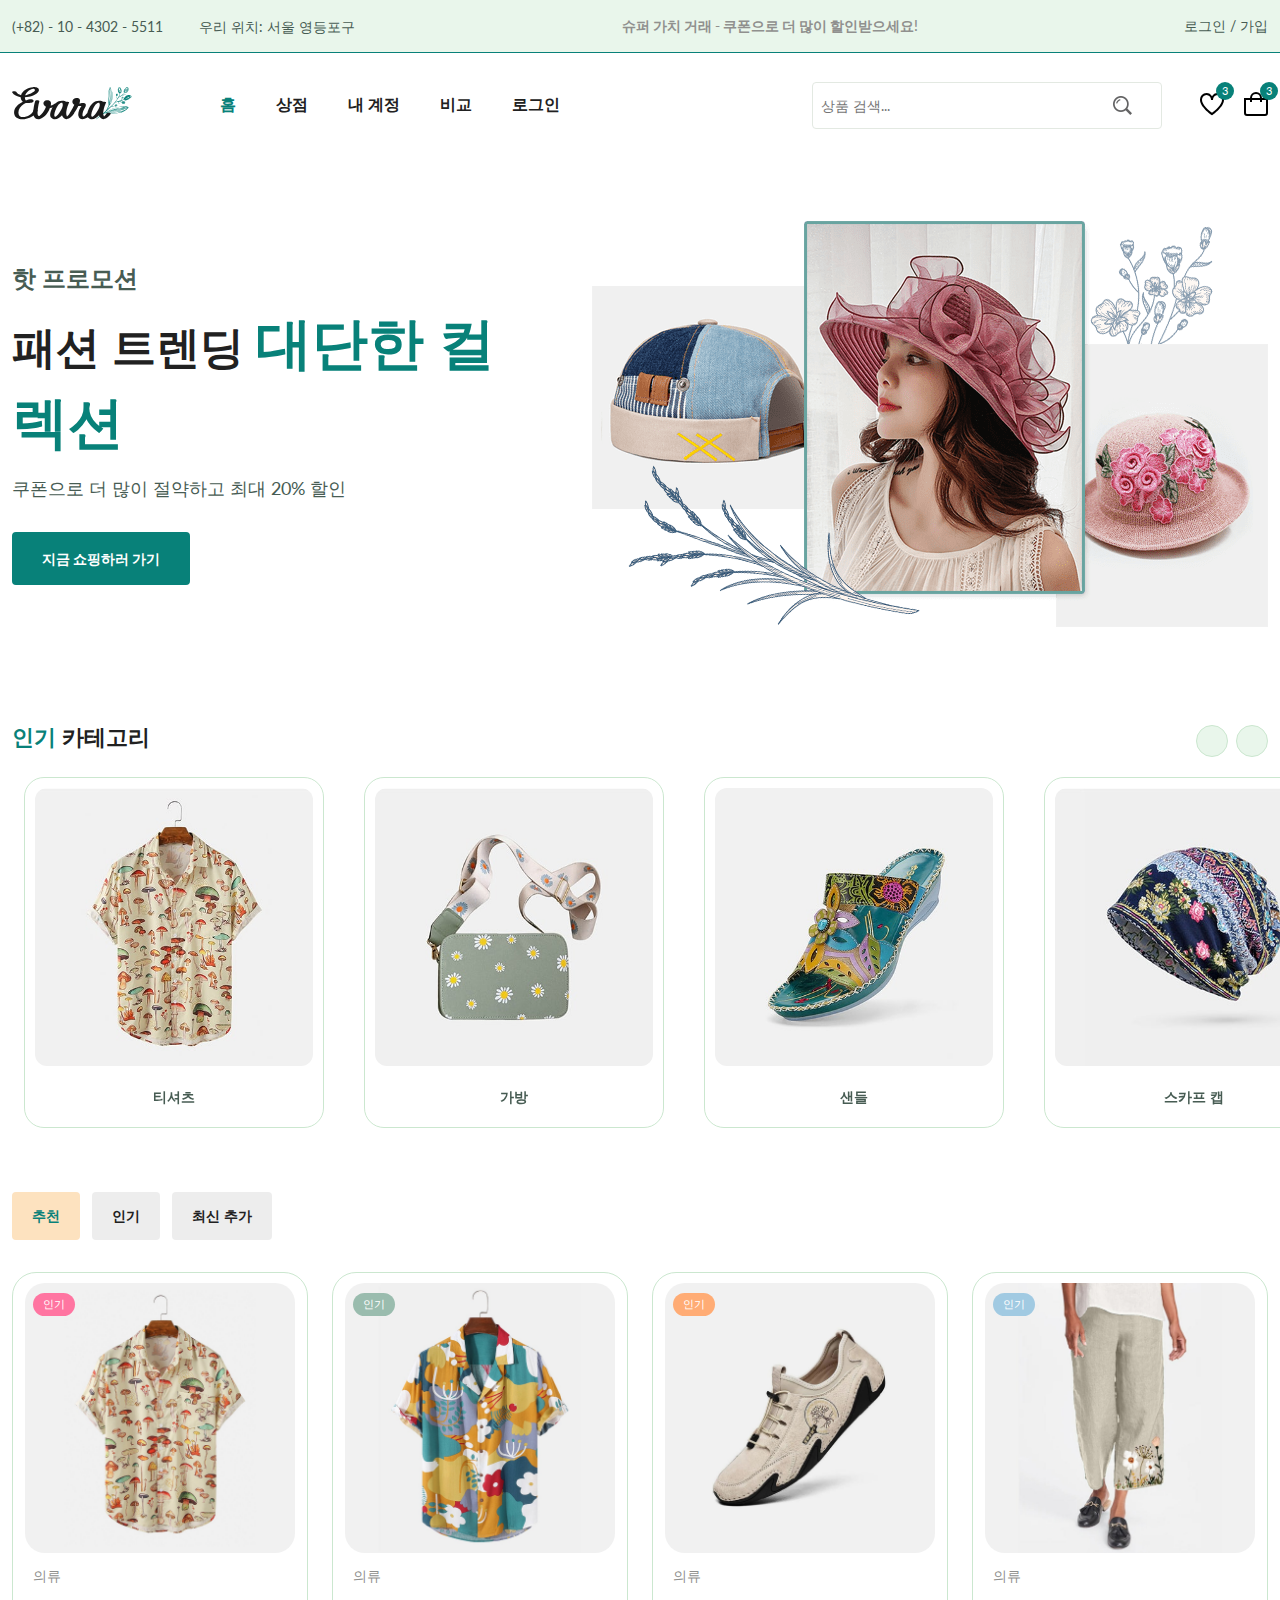
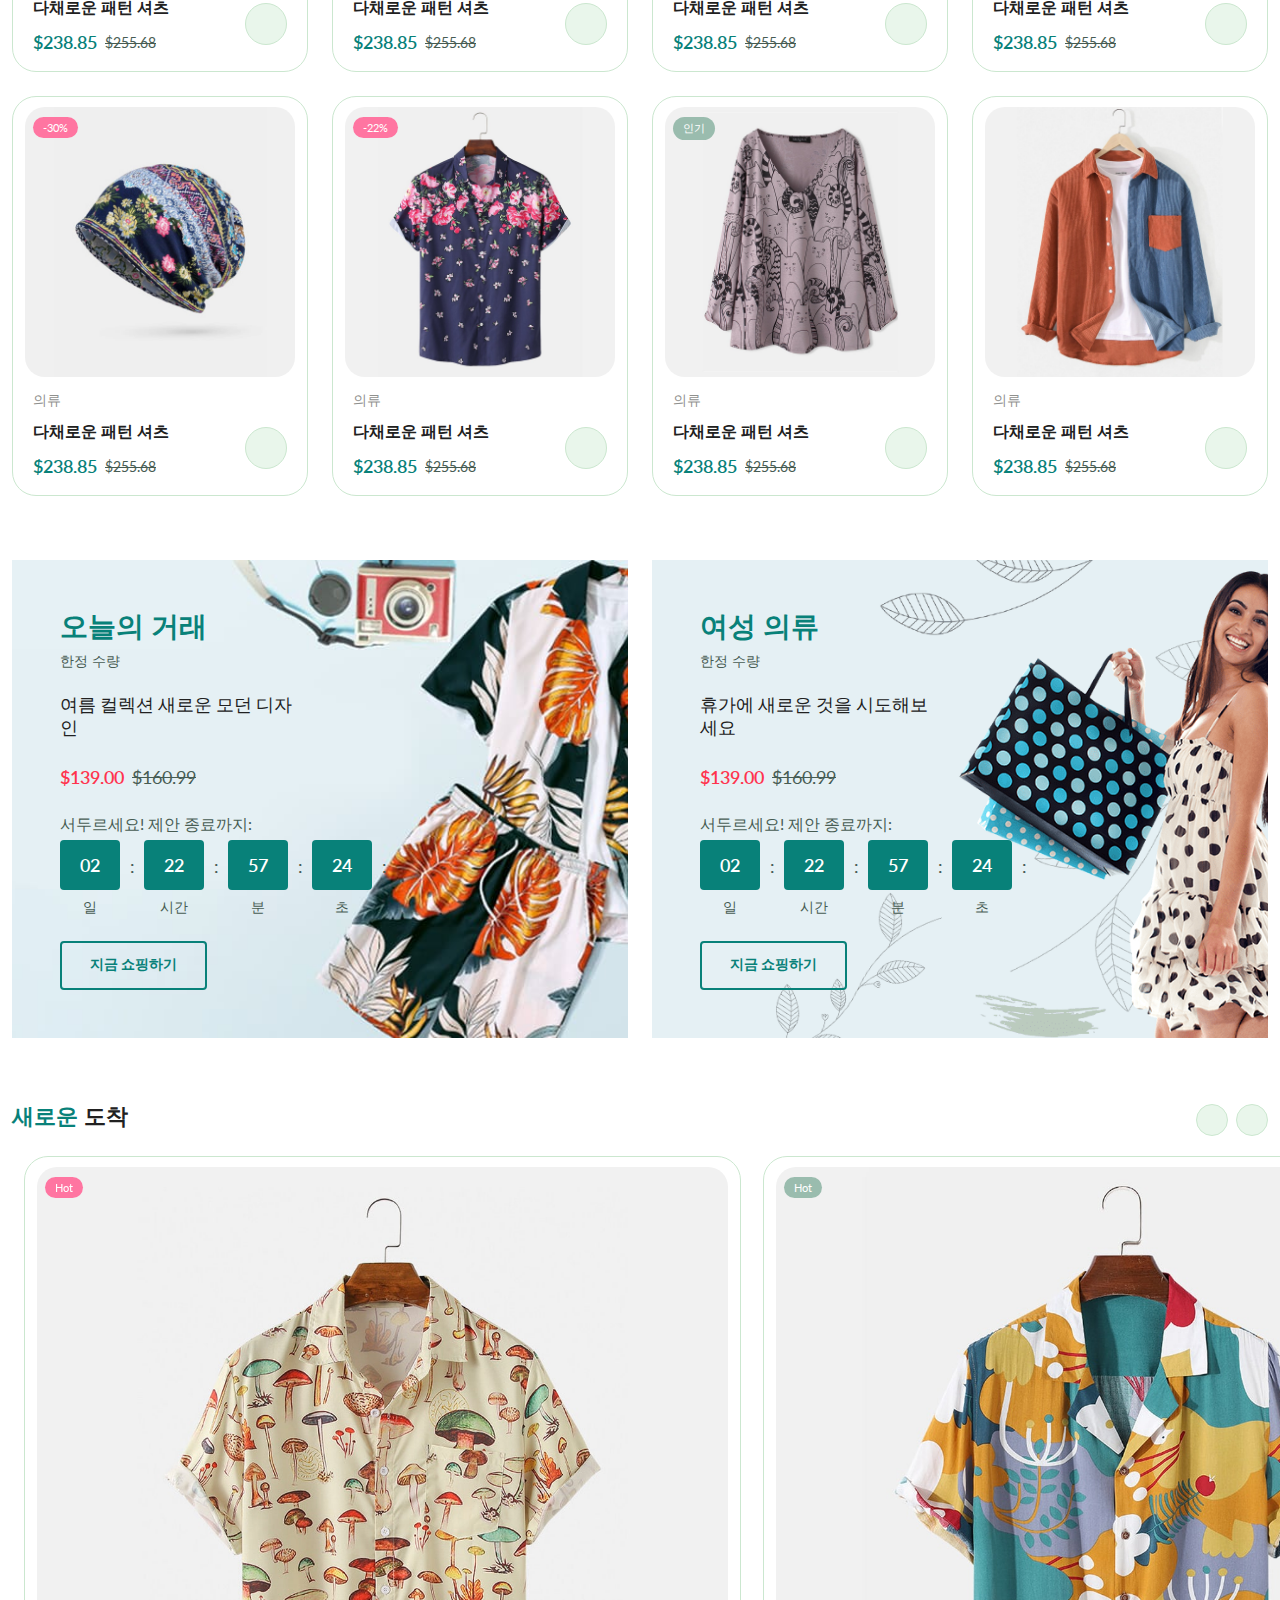
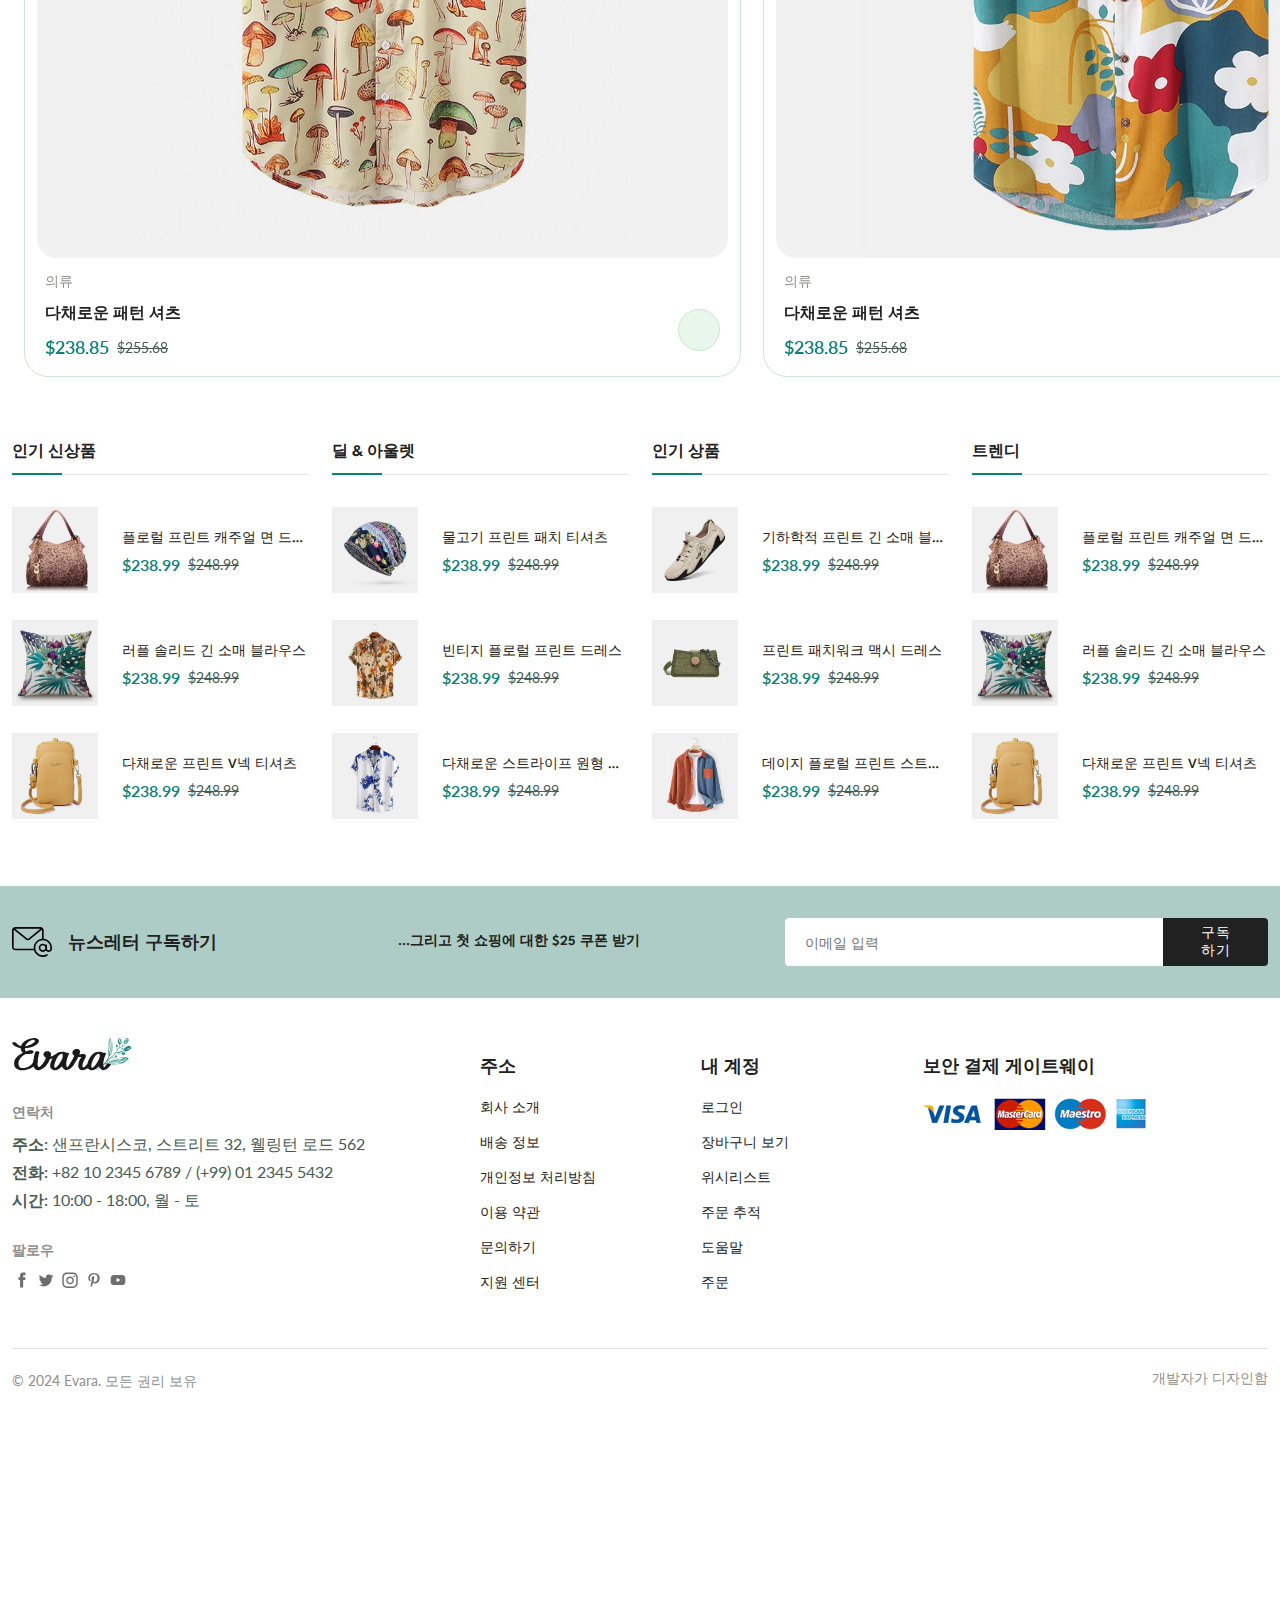
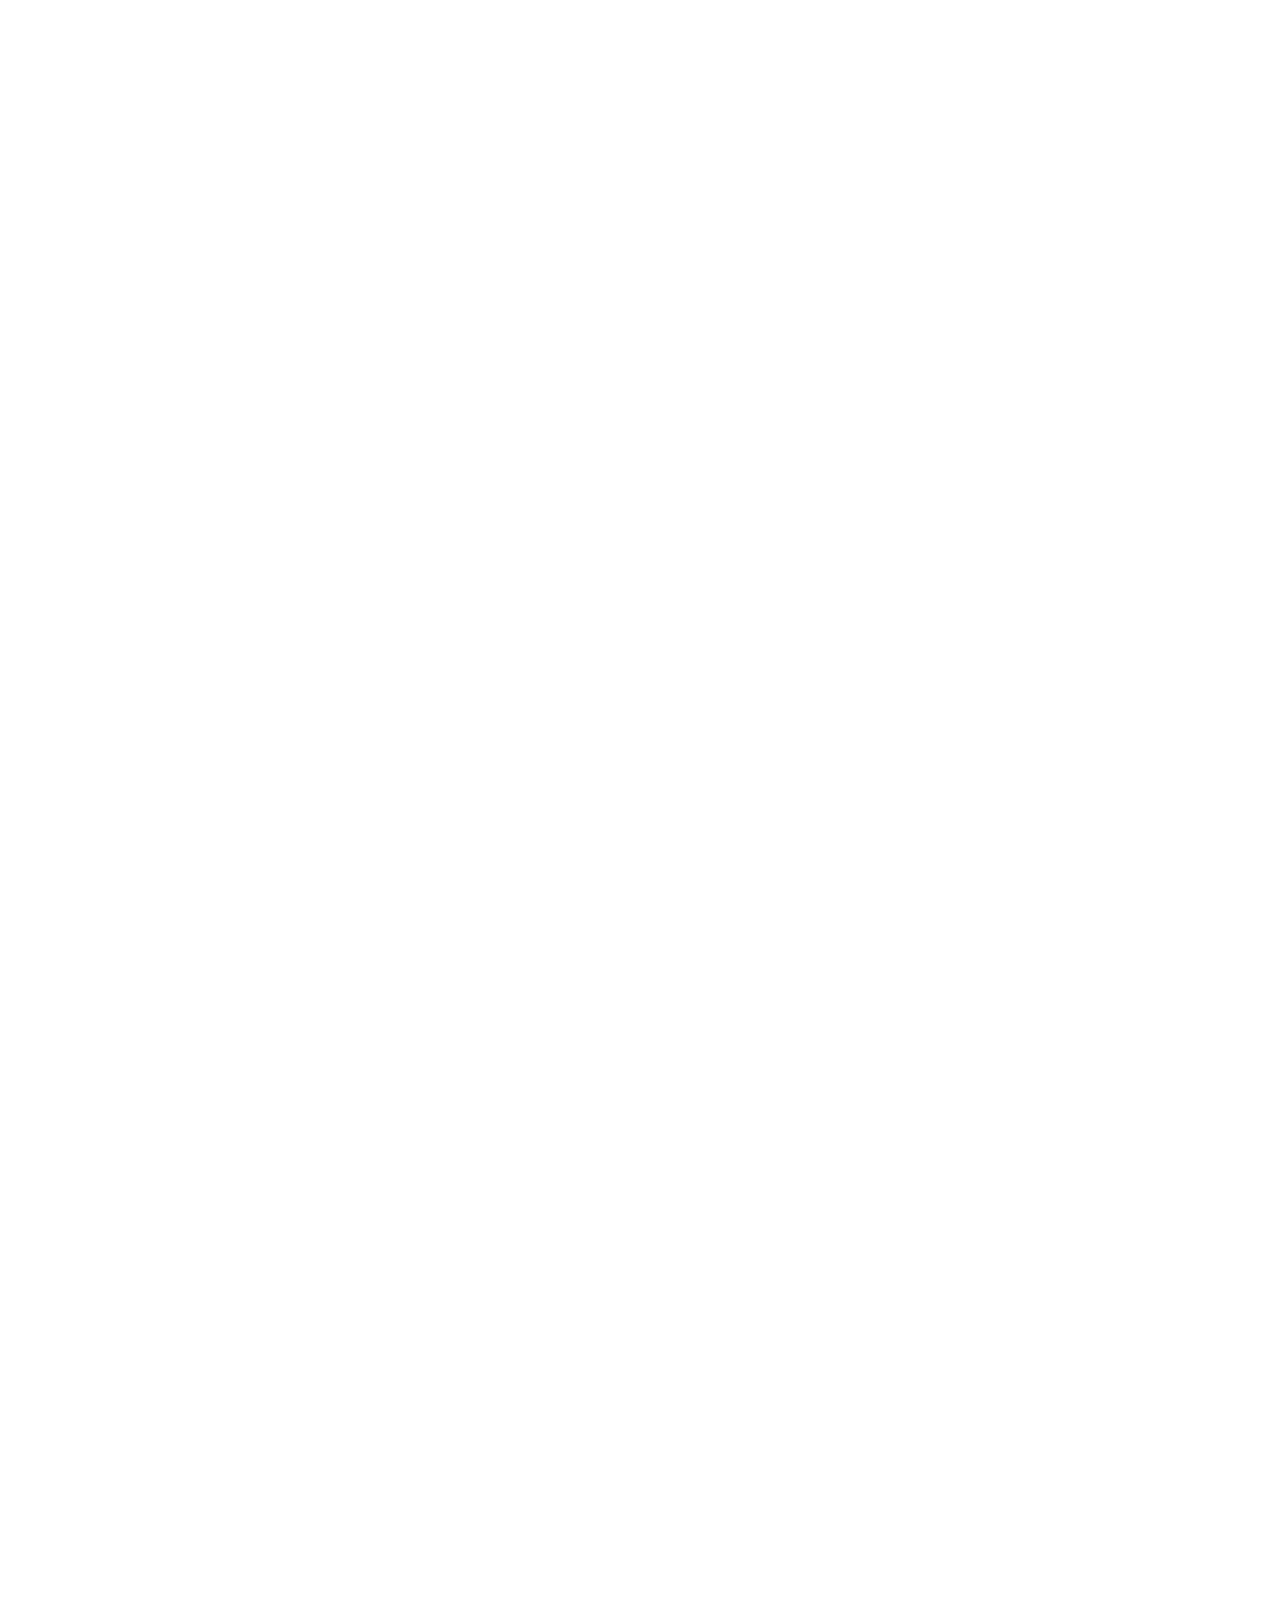
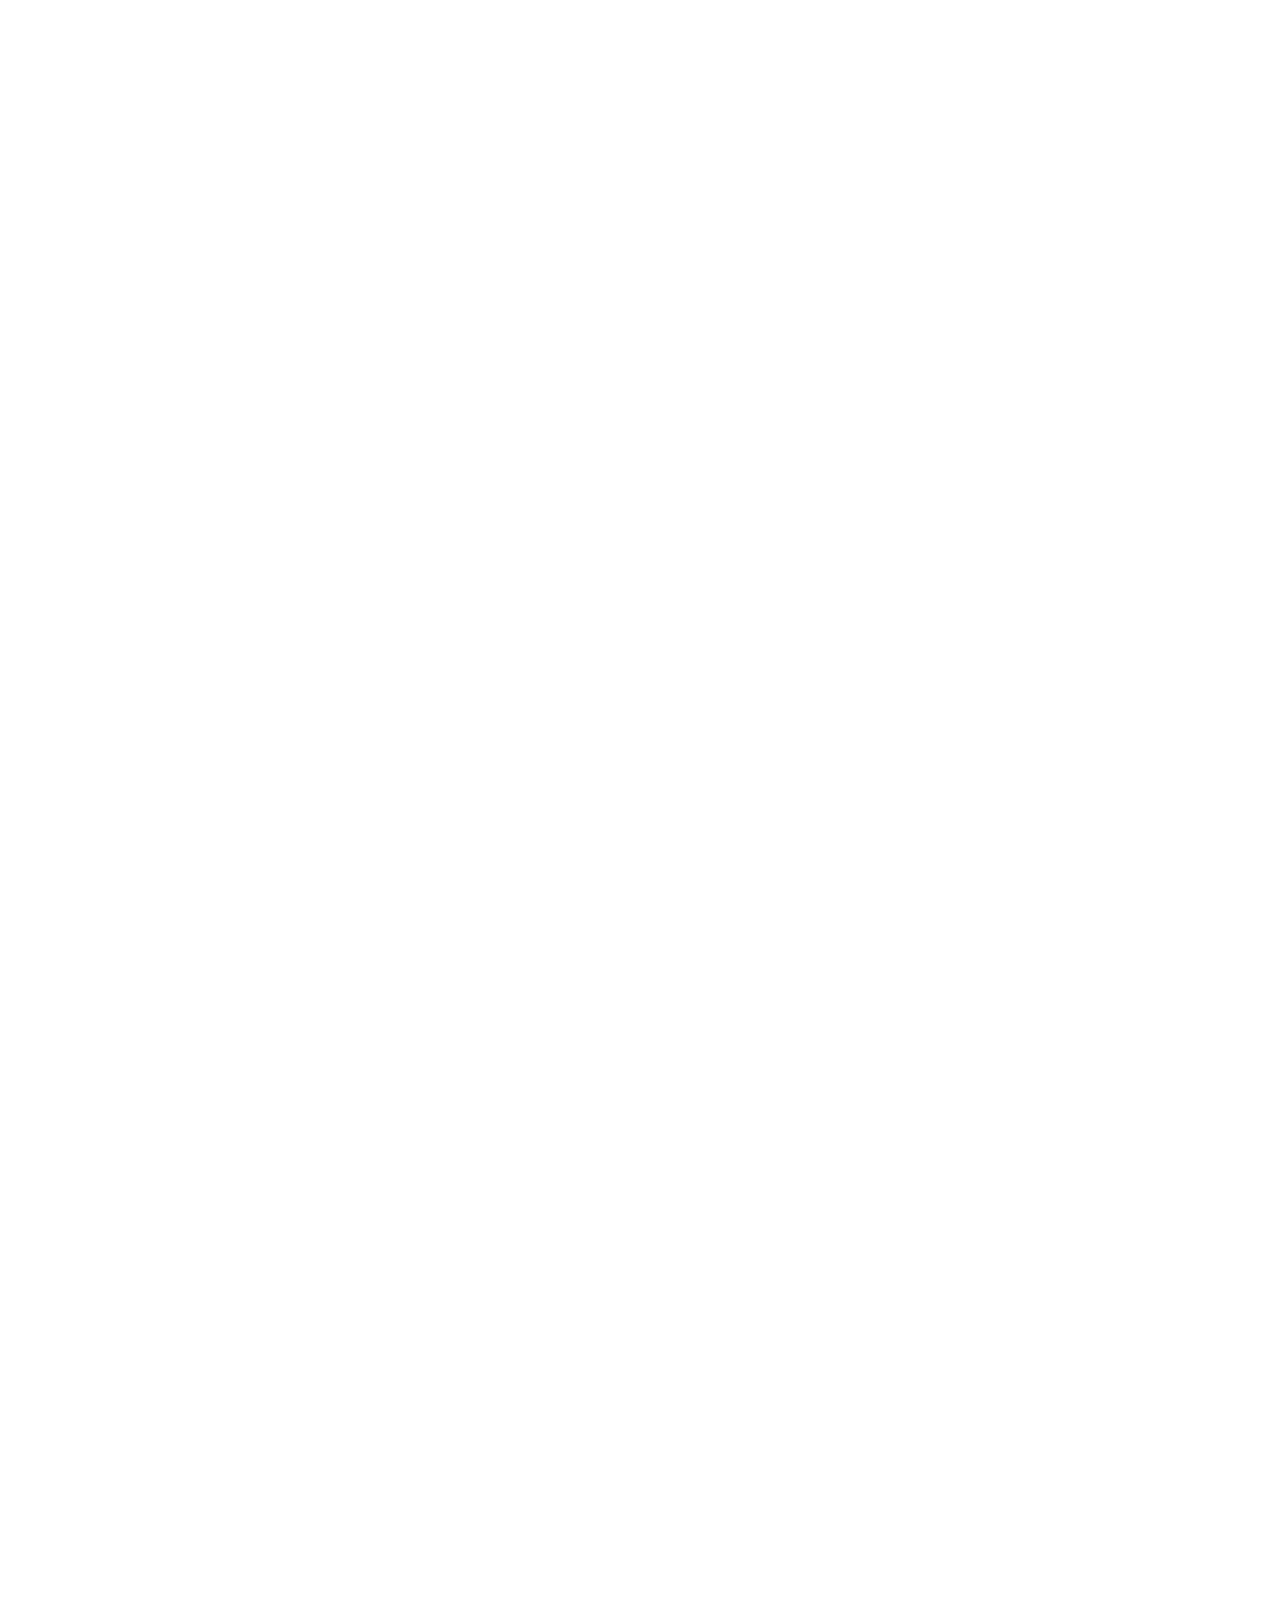
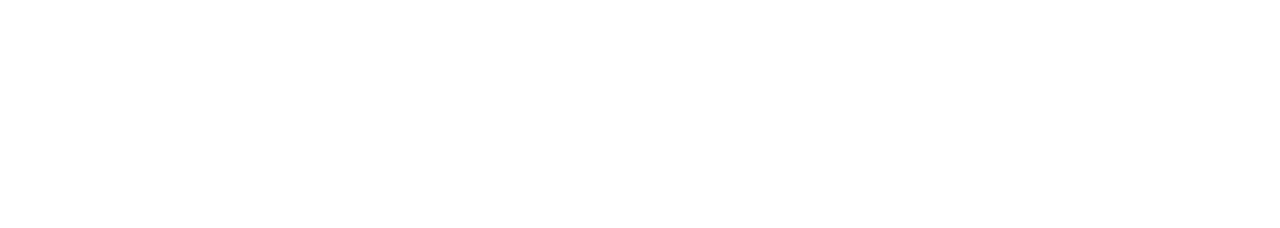
<file: index.html>
<!DOCTYPE html>
<html lang="en">
<head>
    <meta charset="UTF-8">
    <meta name="viewport" content="width=device-width, initial-scale=1.0">
    <title>Document</title>
</head>
<body onload="redirect()">
    <script>
        function redirect(){
            window.location.replace("/index/index.html");
        }
    </script>
</body>
</html>
</file>
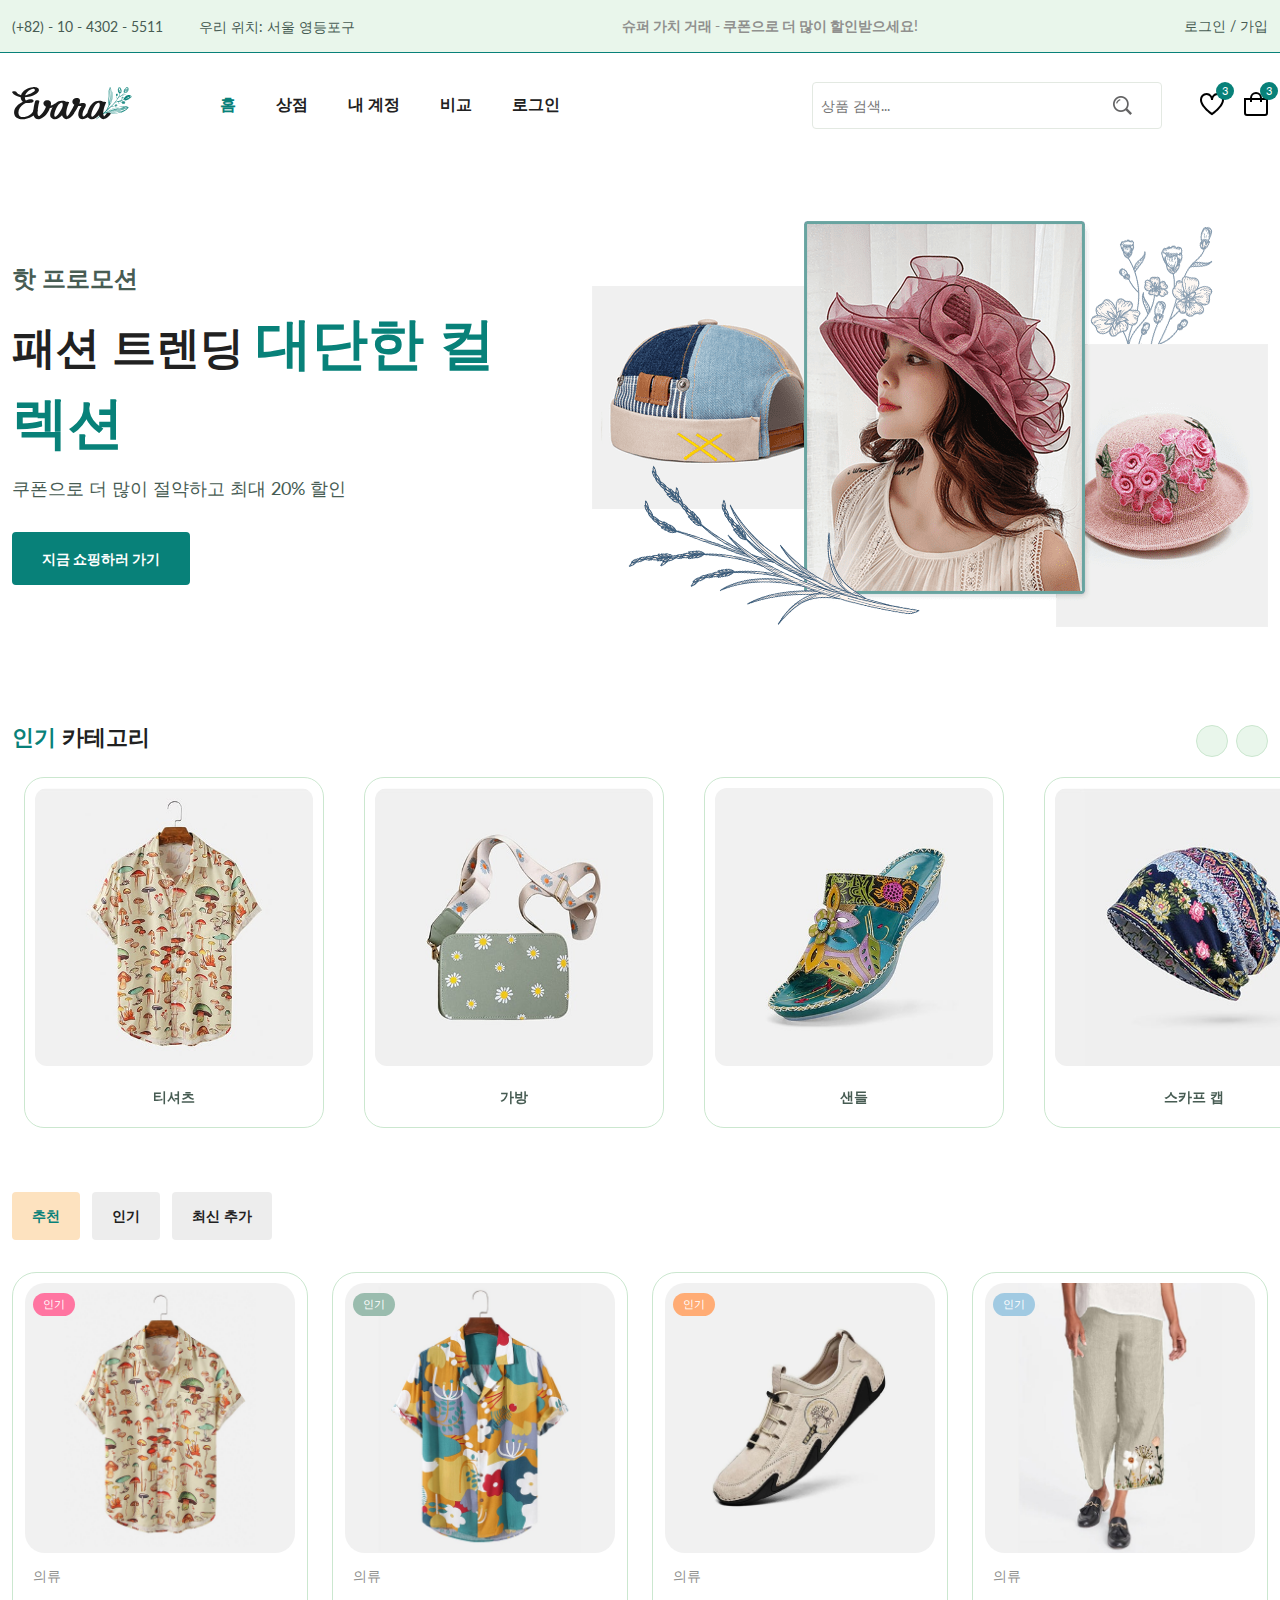
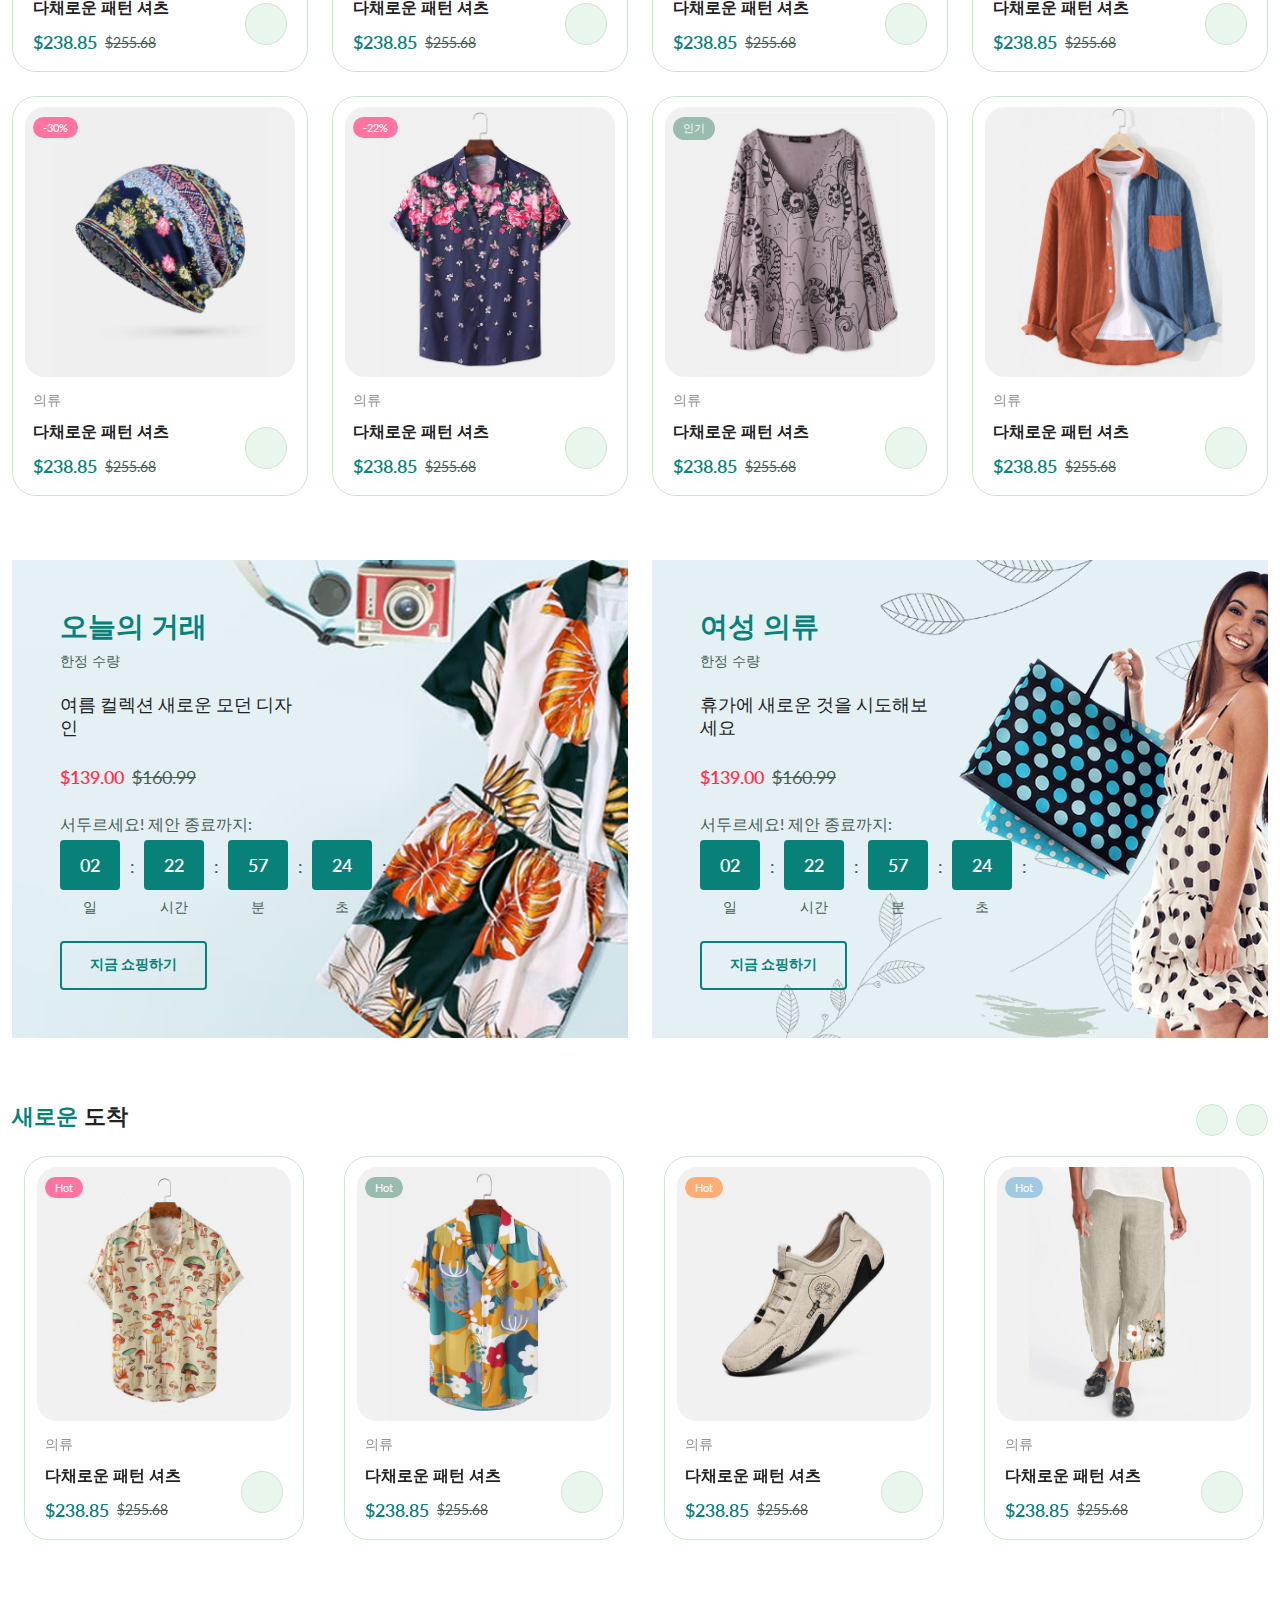
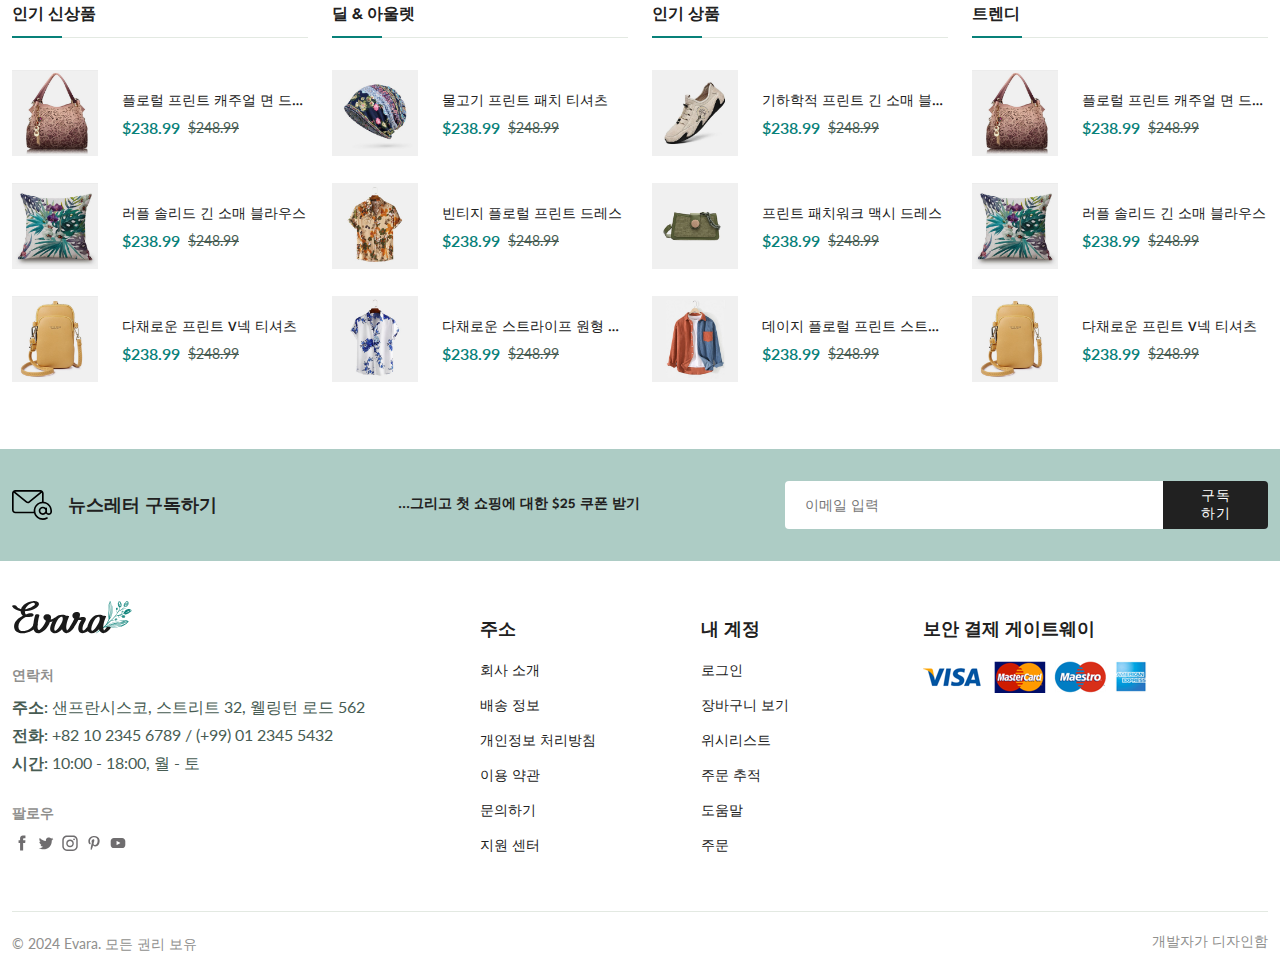
<file: index/index.html>
<!DOCTYPE html>
<html lang="en">
<head>
    <meta charset="UTF-8">
    <meta name="viewport" content="width=device-width, initial-scale=1.0">
    
    <!--  website logo link -->
    <link rel="icon" type="image/jpg" href="../img/logo1.jpg"/>


    <!--  swiper css -->
    <link href="https://cdn.jsdelivr.net/npm/swiper@11/swiper-bundle.min.css" rel="stylesheet">
 

    <!-- css -->
    <link rel="stylesheet" href="../css/styles.css">


    <!-- flaticon link -->
    <link rel="stylesheet" href="https://cdn-uicons.flaticon.com/uicons-regular-straight/css/uicons-regular-straight.css"/>
    
    <title>Ecommer Website</title>
</head>
<body>
    <!--  HEADER SECTION START -->

    <!-- englizcha varianti <header class="header">
        <div class="header__top">
            <div class="header__container container">
                <div class="header__contact">
                    <span>(+82) - 10 - 2345 - 6789</span>

                    <span>Our location</span>
                </div>

                <p class="header__alert-news">Super Value Deals - Save more with coupons</p>

                <a href="login-register.html" class="header__top-action">
                    Log In / Sign up
                </a>
            </div>
        </div>

        <nav class="nav container">
            <a href="index.html" class="nav__logo">
                <img src="../img/logo.svg" alt="" class="nav__logo-img">
            </a>

            <div class="nav__menu" id="nav-menu">
                <ul class="nav__list">
                    <li class="nav__item">
                        <a href="index.html" class="nav__link active-link">Home</a>
                    </li>

                    <li class="nav__item">
                        <a href="shop.html" class="nav__link">Shop</a>
                    </li>

                    <li class="nav__item">
                        <a href="accounts.html" class="nav__link">My Account</a>
                    </li>

                    <li class="nav__item">
                        <a href="compare.html" class="nav__link">Compare</a>
                    </li>

                    <li class="nav__item">
                        <a href="login-register.html" class="nav__link">Login</a>
                    </li>
                </ul>

                <div class="header__search">
                    <input type="text" placeholder="Search for items..." class="form__input">
                    <button class="search__btn"><img src="../img/search.png" alt=""/></button>
                </div>
            </div>

            <div class="header__user-actions">
                <a href="wishlist.html" class="header__action-btn">
                    <img src="../img/icon-heart.svg" alt="">
                    <span class="count">3</span>
                </a>

                <a href="cart.html" class="header__action-btn">
                    <img src="../img/icon-cart.svg" alt="">
                    <span class="count">3</span>
                </a>
            </div>
        </nav>
    </header> -->
  

    <header class="header">
        <div class="header__top">
            <div class="header__container container">
                <div class="header__contact">
                    <span>(+82) - 10 - 4302 - 5511</span>
                    <span>우리 위치: 서울 영등포구</span>
                </div>
                <p class="header__alert-news">슈퍼 가치 거래 - 쿠폰으로 더 많이 할인받으세요!</p>
                <a href="login-register.html" class="header__top-action">
                    로그인 / 가입
                </a>
            </div>
        </div>
        <nav class="nav container">
            <a href="index.html" class="nav__logo">
                <img src="../img/logo.svg" alt="" class="nav__logo-img">
            </a>
            <div class="nav__menu" id="nav-menu">
                <ul class="nav__list">
                    <li class="nav__item">
                        <a href="index.html" class="nav__link active-link">홈</a>
                    </li>
                    <li class="nav__item">
                        <a href="shop.html" class="nav__link">상점</a>
                    </li>
                    <li class="nav__item">
                        <a href="accounts.html" class="nav__link">내 계정</a>
                    </li>
                    <li class="nav__item">
                        <a href="compare.html" class="nav__link">비교</a>
                    </li>
                    <li class="nav__item">
                        <a href="login-register.html" class="nav__link">로그인</a>
                    </li>
                </ul>
                <div class="header__search">
                    <input type="text" placeholder="상품 검색..." class="form__input">
                    <button class="search__btn"><img src="../img/search.png" alt=""/></button>
                </div>
            </div>
            <div class="header__user-actions">
                <a href="wishlist.html" class="header__action-btn">
                    <img src="../img/icon-heart.svg" alt="">
                    <span class="count">3</span>
                </a>
                <a href="cart.html" class="header__action-btn">
                    <img src="../img/icon-cart.svg" alt="">
                    <span class="count">3</span>
                </a>
            </div>
        </nav>
    </header>
    <!--  HEADER SECTION END -->
    
    <!-- HOME SECTION START -->
    <!-- englizcha varianti <section class="home section--lg">
        <div class="home__container container grid">
            <div class="home__content">
                <span class="home__subtitle">Hot promotions</span>
                <h1 class="home__title">Fashion Trending <span>Great Collection</span>
                </h1>
                <p class="home__description">
                    Save more with cuopons & up to 20% off
                </p>
                <a href="shop.html" class="btn">Shop Now</a>
            </div>

            <img src="../img/home-img.png" alt="" class="home__img">
        </div>
    </section>
     -->
  
     <section class="home section--lg">
        <div class="home__container container grid">
            <div class="home__content">
                <span class="home__subtitle">핫 프로모션</span>
                <h1 class="home__title">패션 트렌딩 <span>대단한 컬렉션</span>
                </h1>
                <p class="home__description">
                    쿠폰으로 더 많이 절약하고 최대 20% 할인
                </p>
                <a href="shop.html" class="btn">지금 쇼핑하러 가기</a>
            </div>
    
            <img src="../img/home-img.png" alt="" class="home__img">
        </div>
    </section>
    
     <!-- HOME SECTION END -->

    <!-- MAIN SECTION START -->
    <!-- MAIN SECTION END -->
    
    <!-- CATEGORIES SECTION START -->
    <!--englizcha varianti <section class="categories container section">
        <h3 class="section__title"><span>Popular</span> Categories</h3>
        
        <div class="categories__container container swiper">
            <div class="swiper-wrapper">
                <a href="shop.html" class="category__item swiper-slide">
                    <img src="../img/category-1.jpg" alt="" class="category__img">

                    <h3 class="category__title">T-Shirt</h3>
                </a>

                <a href="shop.html" class="category__item swiper-slide">
                    <img src="../img/category-2.jpg" alt="" class="category__img">

                    <h3 class="category__title">Bags</h3>
                </a>

                <a href="shop.html" class="category__item swiper-slide">
                    <img src="../img/category-3.jpg" alt="" class="category__img">

                    <h3 class="category__title">Sandal</h3>
                </a>

                <a href="shop.html" class="category__item swiper-slide">
                    <img src="../img/category-4.jpg" alt="" class="category__img">

                    <h3 class="category__title">Scarf Cap</h3>
                </a>

                <a href="shop.html" class="category__item swiper-slide">
                    <img src="../img/category-5.jpg" alt="" class="category__img">

                    <h3 class="category__title">Shoes</h3>
                </a>

                <a href="shop.html" class="category__item swiper-slide">
                    <img src="../img/category-6.jpg" alt="" class="category__img">

                    <h3 class="category__title">Pillowcase</h3>
                </a>

                <a href="shop.html" class="category__item swiper-slide">
                    <img src="../img/category-7.jpg" alt="" class="category__img">

                    <h3 class="category__title">Jumpsuit</h3>
                </a>

                <a href="shop.html" class="category__item swiper-slide">
                    <img src="../img/category-8.jpg" alt="" class="category__img">

                    <h3 class="category__title">Hats</h3>
                </a>
            </div>

            <div class="swiper-button-next"><i class="fi fi-rs-angle-right"></i></div>
            <div class="swiper-button-prev"><i class="fi fi-rs-angle-left"></i></div>
        </div>
    </section> -->
    
    <section class="categories container section">
        <h3 class="section__title"><span>인기</span> 카테고리</h3>
        
        <div class="categories__container container swiper">
            <div class="swiper-wrapper">
                <a href="shop.html" class="category__item swiper-slide">
                    <img src="../img/category-1.jpg" alt="" class="category__img">
                    <h3 class="category__title">티셔츠</h3>
                </a>
    
                <a href="shop.html" class="category__item swiper-slide">
                    <img src="../img/category-2.jpg" alt="" class="category__img">
                    <h3 class="category__title">가방</h3>
                </a>
    
                <a href="shop.html" class="category__item swiper-slide">
                    <img src="../img/category-3.jpg" alt="" class="category__img">
                    <h3 class="category__title">샌들</h3>
                </a>
    
                <a href="shop.html" class="category__item swiper-slide">
                    <img src="../img/category-4.jpg" alt="" class="category__img">
                    <h3 class="category__title">스카프 캡</h3>
                </a>
    
                <a href="shop.html" class="category__item swiper-slide">
                    <img src="../img/category-5.jpg" alt="" class="category__img">
                    <h3 class="category__title">신발</h3>
                </a>
    
                <a href="shop.html" class="category__item swiper-slide">
                    <img src="../img/category-6.jpg" alt="" class="category__img">
                    <h3 class="category__title">베개 커버</h3>
                </a>
    
                <a href="shop.html" class="category__item swiper-slide">
                    <img src="../img/category-7.jpg" alt="" class="category__img">
                    <h3 class="category__title">점프수트</h3>
                </a>
    
                <a href="shop.html" class="category__item swiper-slide">
                    <img src="../img/category-8.jpg" alt="" class="category__img">
                    <h3 class="category__title">모자</h3>
                </a>
            </div>
    
            <div class="swiper-button-next"><i class="fi fi-rs-angle-right"></i></div>
            <div class="swiper-button-prev"><i class="fi fi-rs-angle-left"></i></div>
        </div>
    </section>
        
    <!-- CATEGORIES SECTION END -->
    
    <!-- PRODUCTS SECTION START -->
    <!--englizcha varianti <section class="products section container">
        <div class="tab__btns">
            <span class="tab__btn active-tab" data-target="#featured" >Featured</span>
            <span class="tab__btn" data-target="#popular" >Popular</span>
            <span class="tab__btn" data-target="#new-added" >New added</span>
        </div>

        <div class="tab__items">
            <div class="tab__item active-tab" content id="featured">
                <div class="products__container grid">
                    <div class="product__item">
                        <div class="product__banner">
                            <a class="product__images" href="details.html">
                                <img src="../img/product-1-1.jpg" alt="" class="product__img default">
                                
                                <img src="../img/product-1-2.jpg" alt="" class="product__img hover">
                            </a>

                            <div class="product__actions">
                                <a href="#" class="action__btn" aria-label="Quick View"><i class="fi fi-rs-eye"></i></a>
                                
                                <a href="#" class="action__btn" aria-label="Add To Wishlist"><i class="fi fi-rs-heart"></i></a>
                                
                                <a href="#" class="action__btn" aria-label="Compare"><i class="fi fi-rs-shuffle"></i></a>
                            </div>

                            <div class="product__badge light-pink">Hot</div>
                        </div>

                        <div class="product__content">
                            <span class="product__category">Clothing</span>
                            <a href="details.html">
                                <h3 class="product__title">Colorful Pattern Shirts</h3>
                            </a>
                            <div class="product__rating">
                                <i class="fi fi-rs-star"></i>
                                <i class="fi fi-rs-star"></i>
                                <i class="fi fi-rs-star"></i>
                                <i class="fi fi-rs-star"></i>
                                <i class="fi fi-rs-star"></i>
                            </div>
                            <div class="product__price flex">
                                <span class="new__price">$238.85</span>
                                <span class="old__price">$255.68</span>
                            </div>

                            <a href="#" class="action__btn cart__btn" aria-label="Add To Cart"><i class="fi fi-rs-shopping-bag-add"></i></a>
                        </div>
                    </div>

                    <div class="product__item">
                        <div class="product__banner">
                            <a class="product__images" href="details.html">
                                <img src="../img/product-2-1.jpg" alt="" class="product__img default">
                                
                                <img src="../img/product-2-2.jpg" alt="" class="product__img hover">
                            </a>

                            <div class="product__actions">
                                <a href="#" class="action__btn" aria-label="Quick View"><i class="fi fi-rs-eye"></i></a>
                                
                                <a href="#" class="action__btn" aria-label="Add To Wishlist"><i class="fi fi-rs-heart"></i></a>
                                
                                <a href="#" class="action__btn" aria-label="Compare"><i class="fi fi-rs-shuffle"></i></a>
                            </div>

                            <div class="product__badge light-green">Hot</div>
                        </div>

                        <div class="product__content">
                            <span class="product__category">Clothing</span>
                            <a href="details.html">
                                <h3 class="product__title">Colorful Pattern Shirts</h3>
                            </a>
                            <div class="product__rating">
                                <i class="fi fi-rs-star"></i>
                                <i class="fi fi-rs-star"></i>
                                <i class="fi fi-rs-star"></i>
                                <i class="fi fi-rs-star"></i>
                                <i class="fi fi-rs-star"></i>
                            </div>
                            <div class="product__price flex">
                                <span class="new__price">$238.85</span>
                                <span class="old__price">$255.68</span>
                            </div>

                            <a href="#" class="action__btn cart__btn" aria-label="Add To Cart"><i class="fi fi-rs-shopping-bag-add"></i></a>
                        </div>
                    </div>

                    <div class="product__item">
                        <div class="product__banner">
                            <a class="product__images" href="details.html">
                                <img src="../img/product-3-1.jpg" alt="" class="product__img default">
                                
                                <img src="../img/product-3-2.jpg" alt="" class="product__img hover">
                            </a>

                            <div class="product__actions">
                                <a href="#" class="action__btn" aria-label="Quick View"><i class="fi fi-rs-eye"></i></a>
                                
                                <a href="#" class="action__btn" aria-label="Add To Wishlist"><i class="fi fi-rs-heart"></i></a>
                                
                                <a href="#" class="action__btn" aria-label="Compare"><i class="fi fi-rs-shuffle"></i></a>
                            </div>

                            <div class="product__badge light-orange">Hot</div>
                        </div>

                        <div class="product__content">
                            <span class="product__category">Clothing</span>
                            <a href="details.html">
                                <h3 class="product__title">Colorful Pattern Shirts</h3>
                            </a>
                            <div class="product__rating">
                                <i class="fi fi-rs-star"></i>
                                <i class="fi fi-rs-star"></i>
                                <i class="fi fi-rs-star"></i>
                                <i class="fi fi-rs-star"></i>
                                <i class="fi fi-rs-star"></i>
                            </div>
                            <div class="product__price flex">
                                <span class="new__price">$238.85</span>
                                <span class="old__price">$255.68</span>
                            </div>

                            <a href="#" class="action__btn cart__btn" aria-label="Add To Cart"><i class="fi fi-rs-shopping-bag-add"></i></a>
                        </div>
                    </div> 

                    <div class="product__item">
                        <div class="product__banner">
                            <a class="product__images" href="details.html">
                                <img src="../img/product-4-1.jpg" alt="" class="product__img default">
                                
                                <img src="../img/product-4-2.jpg" alt="" class="product__img hover">
                            </a>

                            <div class="product__actions">
                                <a href="#" class="action__btn" aria-label="Quick View"><i class="fi fi-rs-eye"></i></a>
                                
                                <a href="#" class="action__btn" aria-label="Add To Wishlist"><i class="fi fi-rs-heart"></i></a>
                                
                                <a href="#" class="action__btn" aria-label="Compare"><i class="fi fi-rs-shuffle"></i></a>
                            </div>

                            <div class="product__badge light-blue">Hot</div>
                        </div>

                        <div class="product__content">
                            <span class="product__category">Clothing</span>
                            <a href="details.html">
                                <h3 class="product__title">Colorful Pattern Shirts</h3>
                            </a>
                            <div class="product__rating">
                                <i class="fi fi-rs-star"></i>
                                <i class="fi fi-rs-star"></i>
                                <i class="fi fi-rs-star"></i>
                                <i class="fi fi-rs-star"></i>
                                <i class="fi fi-rs-star"></i>
                            </div>
                            <div class="product__price flex">
                                <span class="new__price">$238.85</span>
                                <span class="old__price">$255.68</span>
                            </div>

                            <a href="#" class="action__btn cart__btn" aria-label="Add To Cart"><i class="fi fi-rs-shopping-bag-add"></i></a>
                        </div>
                    </div>

                    <div class="product__item">
                        <div class="product__banner">
                            <a class="product__images" href="details.html">
                                <img src="../img/product-5-1.jpg" alt="" class="product__img default">
                                
                                <img src="../img/product-5-2.jpg" alt="" class="product__img hover">
                            </a>

                            <div class="product__actions">
                                <a href="#" class="action__btn" aria-label="Quick View"><i class="fi fi-rs-eye"></i></a>
                                
                                <a href="#" class="action__btn" aria-label="Add To Wishlist"><i class="fi fi-rs-heart"></i></a>
                                
                                <a href="#" class="action__btn" aria-label="Compare"><i class="fi fi-rs-shuffle"></i></a>
                            </div>

                            <div class="product__badge light-pink">-30%</div>
                        </div>

                        <div class="product__content">
                            <span class="product__category">Clothing</span>
                            <a href="details.html">
                                <h3 class="product__title">Colorful Pattern Shirts</h3>
                            </a>
                            <div class="product__rating">
                                <i class="fi fi-rs-star"></i>
                                <i class="fi fi-rs-star"></i>
                                <i class="fi fi-rs-star"></i>
                                <i class="fi fi-rs-star"></i>
                                <i class="fi fi-rs-star"></i>
                            </div>
                            <div class="product__price flex">
                                <span class="new__price">$238.85</span>
                                <span class="old__price">$255.68</span>
                            </div>

                            <a href="#" class="action__btn cart__btn" aria-label="Add To Cart"><i class="fi fi-rs-shopping-bag-add"></i></a>
                        </div>
                    </div>

                    <div class="product__item">
                        <div class="product__banner">
                            <a class="product__images" href="details.html">
                                <img src="../img/product-6-1.jpg" alt="" class="product__img default">
                                
                                <img src="../img/product-6-2.jpg" alt="" class="product__img hover">
                            </a>

                            <div class="product__actions">
                                <a href="#" class="action__btn" aria-label="Quick View"><i class="fi fi-rs-eye"></i></a>
                                
                                <a href="#" class="action__btn" aria-label="Add To Wishlist"><i class="fi fi-rs-heart"></i></a>
                                
                                <a href="#" class="action__btn" aria-label="Compare"><i class="fi fi-rs-shuffle"></i></a>
                            </div>

                            <div class="product__badge light-pink">-22%</div>
                        </div>

                        <div class="product__content">
                            <span class="product__category">Clothing</span>
                            <a href="details.html">
                                <h3 class="product__title">Colorful Pattern Shirts</h3>
                            </a>
                            <div class="product__rating">
                                <i class="fi fi-rs-star"></i>
                                <i class="fi fi-rs-star"></i>
                                <i class="fi fi-rs-star"></i>
                                <i class="fi fi-rs-star"></i>
                                <i class="fi fi-rs-star"></i>
                            </div>
                            <div class="product__price flex">
                                <span class="new__price">$238.85</span>
                                <span class="old__price">$255.68</span>
                            </div>

                            <a href="#" class="action__btn cart__btn" aria-label="Add To Cart"><i class="fi fi-rs-shopping-bag-add"></i></a>
                        </div>
                    </div>

                    <div class="product__item">
                        <div class="product__banner">
                            <a class="product__images" href="details.html">
                                <img src="../img/product-7-1.jpg" alt="" class="product__img default">
                                
                                <img src="../img/product-7-2.jpg" alt="" class="product__img hover">
                            </a>

                            <div class="product__actions">
                                <a href="#" class="action__btn" aria-label="Quick View"><i class="fi fi-rs-eye"></i></a>
                                
                                <a href="#" class="action__btn" aria-label="Add To Wishlist"><i class="fi fi-rs-heart"></i></a>
                                
                                <a href="#" class="action__btn" aria-label="Compare"><i class="fi fi-rs-shuffle"></i></a>
                            </div>

                            <div class="product__badge light-green">Hot</div>
                        </div>

                        <div class="product__content">
                            <span class="product__category">Clothing</span>
                            <a href="details.html">
                                <h3 class="product__title">Colorful Pattern Shirts</h3>
                            </a>
                            <div class="product__rating">
                                <i class="fi fi-rs-star"></i>
                                <i class="fi fi-rs-star"></i>
                                <i class="fi fi-rs-star"></i>
                                <i class="fi fi-rs-star"></i>
                                <i class="fi fi-rs-star"></i>
                            </div>
                            <div class="product__price flex">
                                <span class="new__price">$238.85</span>
                                <span class="old__price">$255.68</span>
                            </div>

                            <a href="#" class="action__btn cart__btn" aria-label="Add To Cart"><i class="fi fi-rs-shopping-bag-add"></i></a>
                        </div>
                    </div>

                    <div class="product__item">
                        <div class="product__banner">
                            <a class="product__images" href="details.html">
                                <img src="../img/product-8-1.jpg" alt="" class="product__img default">
                                
                                <img src="../img/product-8-2.jpg" alt="" class="product__img hover">
                            </a>

                            <div class="product__actions">
                                <a href="#" class="action__btn" aria-label="Quick View"><i class="fi fi-rs-eye"></i></a>
                                
                                <a href="#" class="action__btn" aria-label="Add To Wishlist"><i class="fi fi-rs-heart"></i></a>
                                
                                <a href="#" class="action__btn" aria-label="Compare"><i class="fi fi-rs-shuffle"></i></a>
                            </div>

                        </div>

                        <div class="product__content">
                            <span class="product__category">Clothing</span>
                            <a href="details.html">
                                <h3 class="product__title">Colorful Pattern Shirts</h3>
                            </a>
                            <div class="product__rating">
                                <i class="fi fi-rs-star"></i>
                                <i class="fi fi-rs-star"></i>
                                <i class="fi fi-rs-star"></i>
                                <i class="fi fi-rs-star"></i>
                                <i class="fi fi-rs-star"></i>
                            </div>
                            <div class="product__price flex">
                                <span class="new__price">$238.85</span>
                                <span class="old__price">$255.68</span>
                            </div>

                            <a href="#" class="action__btn cart__btn" aria-label="Add To Cart"><i class="fi fi-rs-shopping-bag-add"></i></a>
                        </div>
                    </div>
                </div>
            </div>

            <div class="tab__item" content id="popular">
                <div class="products__container grid">
                    <div class="product__item">
                        <div class="product__banner">
                            <a class="product__images" href="details.html">
                                <img src="../img/product-9-1.jpg" alt="" class="product__img default">
                                
                                <img src="../img/product-9-2.jpg" alt="" class="product__img hover">
                            </a>

                            <div class="product__actions">
                                <a href="#" class="action__btn" aria-label="Quick View"><i class="fi fi-rs-eye"></i></a>
                                
                                <a href="#" class="action__btn" aria-label="Add To Wishlist"><i class="fi fi-rs-heart"></i></a>
                                
                                <a href="#" class="action__btn" aria-label="Compare"><i class="fi fi-rs-shuffle"></i></a>
                            </div>

                            <div class="product__badge light-pink">Hot</div>
                        </div>

                        <div class="product__content">
                            <span class="product__category">Clothing</span>
                            <a href="details.html">
                                <h3 class="product__title">Colorful Pattern Shirts</h3>
                            </a>
                            <div class="product__rating">
                                <i class="fi fi-rs-star"></i>
                                <i class="fi fi-rs-star"></i>
                                <i class="fi fi-rs-star"></i>
                                <i class="fi fi-rs-star"></i>
                                <i class="fi fi-rs-star"></i>
                            </div>
                            <div class="product__price flex">
                                <span class="new__price">$238.85</span>
                                <span class="old__price">$255.68</span>
                            </div>

                            <a href="#" class="action__btn cart__btn" aria-label="Add To Cart"><i class="fi fi-rs-shopping-bag-add"></i></a>
                        </div>
                    </div>

                    <div class="product__item">
                        <div class="product__banner">
                            <a class="product__images" href="details.html">
                                <img src="../img/product-2-1.jpg" alt="" class="product__img default">
                                
                                <img src="../img/product-2-2.jpg" alt="" class="product__img hover">
                            </a>

                            <div class="product__actions">
                                <a href="#" class="action__btn" aria-label="Quick View"><i class="fi fi-rs-eye"></i></a>
                                
                                <a href="#" class="action__btn" aria-label="Add To Wishlist"><i class="fi fi-rs-heart"></i></a>
                                
                                <a href="#" class="action__btn" aria-label="Compare"><i class="fi fi-rs-shuffle"></i></a>
                            </div>

                            <div class="product__badge light-green">Hot</div>
                        </div>

                        <div class="product__content">
                            <span class="product__category">Clothing</span>
                            <a href="details.html">
                                <h3 class="product__title">Colorful Pattern Shirts</h3>
                            </a>
                            <div class="product__rating">
                                <i class="fi fi-rs-star"></i>
                                <i class="fi fi-rs-star"></i>
                                <i class="fi fi-rs-star"></i>
                                <i class="fi fi-rs-star"></i>
                                <i class="fi fi-rs-star"></i>
                            </div>
                            <div class="product__price flex">
                                <span class="new__price">$238.85</span>
                                <span class="old__price">$255.68</span>
                            </div>

                            <a href="#" class="action__btn cart__btn" aria-label="Add To Cart"><i class="fi fi-rs-shopping-bag-add"></i></a>
                        </div>
                    </div>

                    <div class="product__item">
                        <div class="product__banner">
                            <a class="product__images" href="details.html">
                                <img src="../img/product-10-1.jpg" alt="" class="product__img default">
                                
                                <img src="../img/product-10-2.jpg" alt="" class="product__img hover">
                            </a>

                            <div class="product__actions">
                                <a href="#" class="action__btn" aria-label="Quick View"><i class="fi fi-rs-eye"></i></a>
                                
                                <a href="#" class="action__btn" aria-label="Add To Wishlist"><i class="fi fi-rs-heart"></i></a>
                                
                                <a href="#" class="action__btn" aria-label="Compare"><i class="fi fi-rs-shuffle"></i></a>
                            </div>

                            <div class="product__badge light-orange">Hot</div>
                        </div>

                        <div class="product__content">
                            <span class="product__category">Clothing</span>
                            <a href="details.html">
                                <h3 class="product__title">Colorful Pattern Shirts</h3>
                            </a>
                            <div class="product__rating">
                                <i class="fi fi-rs-star"></i>
                                <i class="fi fi-rs-star"></i>
                                <i class="fi fi-rs-star"></i>
                                <i class="fi fi-rs-star"></i>
                                <i class="fi fi-rs-star"></i>
                            </div>
                            <div class="product__price flex">
                                <span class="new__price">$238.85</span>
                                <span class="old__price">$255.68</span>
                            </div>

                            <a href="#" class="action__btn cart__btn" aria-label="Add To Cart"><i class="fi fi-rs-shopping-bag-add"></i></a>
                        </div>
                    </div> 

                    <div class="product__item">
                        <div class="product__banner">
                            <a class="product__images" href="details.html">
                                <img src="../img/product-4-1.jpg" alt="" class="product__img default">
                                
                                <img src="../img/product-4-2.jpg" alt="" class="product__img hover">
                            </a>

                            <div class="product__actions">
                                <a href="#" class="action__btn" aria-label="Quick View"><i class="fi fi-rs-eye"></i></a>
                                
                                <a href="#" class="action__btn" aria-label="Add To Wishlist"><i class="fi fi-rs-heart"></i></a>
                                
                                <a href="#" class="action__btn" aria-label="Compare"><i class="fi fi-rs-shuffle"></i></a>
                            </div>

                            <div class="product__badge light-blue">Hot</div>
                        </div>

                        <div class="product__content">
                            <span class="product__category">Clothing</span>
                            <a href="details.html">
                                <h3 class="product__title">Colorful Pattern Shirts</h3>
                            </a>
                            <div class="product__rating">
                                <i class="fi fi-rs-star"></i>
                                <i class="fi fi-rs-star"></i>
                                <i class="fi fi-rs-star"></i>
                                <i class="fi fi-rs-star"></i>
                                <i class="fi fi-rs-star"></i>
                            </div>
                            <div class="product__price flex">
                                <span class="new__price">$238.85</span>
                                <span class="old__price">$255.68</span>
                            </div>

                            <a href="#" class="action__btn cart__btn" aria-label="Add To Cart"><i class="fi fi-rs-shopping-bag-add"></i></a>
                        </div>
                    </div>

                    <div class="product__item">
                        <div class="product__banner">
                            <a class="product__images" href="details.html">
                                <img src="../img/product-5-1.jpg" alt="" class="product__img default">
                                
                                <img src="../img/product-5-2.jpg" alt="" class="product__img hover">
                            </a>

                            <div class="product__actions">
                                <a href="#" class="action__btn" aria-label="Quick View"><i class="fi fi-rs-eye"></i></a>
                                
                                <a href="#" class="action__btn" aria-label="Add To Wishlist"><i class="fi fi-rs-heart"></i></a>
                                
                                <a href="#" class="action__btn" aria-label="Compare"><i class="fi fi-rs-shuffle"></i></a>
                            </div>

                            <div class="product__badge light-pink">-30%</div>
                        </div>

                        <div class="product__content">
                            <span class="product__category">Clothing</span>
                            <a href="details.html">
                                <h3 class="product__title">Colorful Pattern Shirts</h3>
                            </a>
                            <div class="product__rating">
                                <i class="fi fi-rs-star"></i>
                                <i class="fi fi-rs-star"></i>
                                <i class="fi fi-rs-star"></i>
                                <i class="fi fi-rs-star"></i>
                                <i class="fi fi-rs-star"></i>
                            </div>
                            <div class="product__price flex">
                                <span class="new__price">$238.85</span>
                                <span class="old__price">$255.68</span>
                            </div>

                            <a href="#" class="action__btn cart__btn" aria-label="Add To Cart"><i class="fi fi-rs-shopping-bag-add"></i></a>
                        </div>
                    </div>

                    <div class="product__item">
                        <div class="product__banner">
                            <a class="product__images" href="details.html">
                                <img src="../img/product-11-1.jpg" alt="" class="product__img default">
                                
                                <img src="../img/product-11-2.jpg" alt="" class="product__img hover">
                            </a>

                            <div class="product__actions">
                                <a href="#" class="action__btn" aria-label="Quick View"><i class="fi fi-rs-eye"></i></a>
                                
                                <a href="#" class="action__btn" aria-label="Add To Wishlist"><i class="fi fi-rs-heart"></i></a>
                                
                                <a href="#" class="action__btn" aria-label="Compare"><i class="fi fi-rs-shuffle"></i></a>
                            </div>

                            <div class="product__badge light-pink">-22%</div>
                        </div>

                        <div class="product__content">
                            <span class="product__category">Clothing</span>
                            <a href="details.html">
                                <h3 class="product__title">Colorful Pattern Shirts</h3>
                            </a>
                            <div class="product__rating">
                                <i class="fi fi-rs-star"></i>
                                <i class="fi fi-rs-star"></i>
                                <i class="fi fi-rs-star"></i>
                                <i class="fi fi-rs-star"></i>
                                <i class="fi fi-rs-star"></i>
                            </div>
                            <div class="product__price flex">
                                <span class="new__price">$238.85</span>
                                <span class="old__price">$255.68</span>
                            </div>

                            <a href="#" class="action__btn cart__btn" aria-label="Add To Cart"><i class="fi fi-rs-shopping-bag-add"></i></a>
                        </div>
                    </div>

                    <div class="product__item">
                        <div class="product__banner">
                            <a class="product__images" href="details.html">
                                <img src="../img/product-7-1.jpg" alt="" class="product__img default">
                                
                                <img src="../img/product-7-2.jpg" alt="" class="product__img hover">
                            </a>

                            <div class="product__actions">
                                <a href="#" class="action__btn" aria-label="Quick View"><i class="fi fi-rs-eye"></i></a>
                                
                                <a href="#" class="action__btn" aria-label="Add To Wishlist"><i class="fi fi-rs-heart"></i></a>
                                
                                <a href="#" class="action__btn" aria-label="Compare"><i class="fi fi-rs-shuffle"></i></a>
                            </div>

                            <div class="product__badge light-green">Hot</div>
                        </div>

                        <div class="product__content">
                            <span class="product__category">Clothing</span>
                            <a href="details.html">
                                <h3 class="product__title">Colorful Pattern Shirts</h3>
                            </a>
                            <div class="product__rating">
                                <i class="fi fi-rs-star"></i>
                                <i class="fi fi-rs-star"></i>
                                <i class="fi fi-rs-star"></i>
                                <i class="fi fi-rs-star"></i>
                                <i class="fi fi-rs-star"></i>
                            </div>
                            <div class="product__price flex">
                                <span class="new__price">$238.85</span>
                                <span class="old__price">$255.68</span>
                            </div>

                            <a href="#" class="action__btn cart__btn" aria-label="Add To Cart"><i class="fi fi-rs-shopping-bag-add"></i></a>
                        </div>
                    </div>

                    <div class="product__item">
                        <div class="product__banner">
                            <a class="product__images" href="details.html">
                                <img src="../img/product-8-1.jpg" alt="" class="product__img default">
                                
                                <img src="../img/product-8-2.jpg" alt="" class="product__img hover">
                            </a>

                            <div class="product__actions">
                                <a href="#" class="action__btn" aria-label="Quick View"><i class="fi fi-rs-eye"></i></a>
                                
                                <a href="#" class="action__btn" aria-label="Add To Wishlist"><i class="fi fi-rs-heart"></i></a>
                                
                                <a href="#" class="action__btn" aria-label="Compare"><i class="fi fi-rs-shuffle"></i></a>
                            </div>

                        </div>

                        <div class="product__content">
                            <span class="product__category">Clothing</span>
                            <a href="details.html">
                                <h3 class="product__title">Colorful Pattern Shirts</h3>
                            </a>
                            <div class="product__rating">
                                <i class="fi fi-rs-star"></i>
                                <i class="fi fi-rs-star"></i>
                                <i class="fi fi-rs-star"></i>
                                <i class="fi fi-rs-star"></i>
                                <i class="fi fi-rs-star"></i>
                            </div>
                            <div class="product__price flex">
                                <span class="new__price">$238.85</span>
                                <span class="old__price">$255.68</span>
                            </div>

                            <a href="#" class="action__btn cart__btn" aria-label="Add To Cart"><i class="fi fi-rs-shopping-bag-add"></i></a>
                        </div>
                    </div>
                </div>
            </div>

            <div class="tab__item" content id="new-added">
                <div class="products__container grid">
                    <div class="product__item">
                        <div class="product__banner">
                            <a class="product__images" href="details.html">
                                <img src="../img/product-1-1.jpg" alt="" class="product__img default">
                                
                                <img src="../img/product-1-2.jpg" alt="" class="product__img hover">
                            </a>

                            <div class="product__actions">
                                <a href="#" class="action__btn" aria-label="Quick View"><i class="fi fi-rs-eye"></i></a>
                                
                                <a href="#" class="action__btn" aria-label="Add To Wishlist"><i class="fi fi-rs-heart"></i></a>
                                
                                <a href="#" class="action__btn" aria-label="Compare"><i class="fi fi-rs-shuffle"></i></a>
                            </div>

                            <div class="product__badge light-pink">Hot</div>
                        </div>

                        <div class="product__content">
                            <span class="product__category">Clothing</span>
                            <a href="details.html">
                                <h3 class="product__title">Colorful Pattern Shirts</h3>
                            </a>
                            <div class="product__rating">
                                <i class="fi fi-rs-star"></i>
                                <i class="fi fi-rs-star"></i>
                                <i class="fi fi-rs-star"></i>
                                <i class="fi fi-rs-star"></i>
                                <i class="fi fi-rs-star"></i>
                            </div>
                            <div class="product__price flex">
                                <span class="new__price">$238.85</span>
                                <span class="old__price">$255.68</span>
                            </div>

                            <a href="#" class="action__btn cart__btn" aria-label="Add To Cart"><i class="fi fi-rs-shopping-bag-add"></i></a>
                        </div>
                    </div>

                    <div class="product__item">
                        <div class="product__banner">
                            <a class="product__images" href="details.html">
                                <img src="../img/product-12-1.jpg" alt="" class="product__img default">
                                
                                <img src="../img/product-12-2.jpg" alt="" class="product__img hover">
                            </a>

                            <div class="product__actions">
                                <a href="#" class="action__btn" aria-label="Quick View"><i class="fi fi-rs-eye"></i></a>
                                
                                <a href="#" class="action__btn" aria-label="Add To Wishlist"><i class="fi fi-rs-heart"></i></a>
                                
                                <a href="#" class="action__btn" aria-label="Compare"><i class="fi fi-rs-shuffle"></i></a>
                            </div>

                            <div class="product__badge light-green">Hot</div>
                        </div>

                        <div class="product__content">
                            <span class="product__category">Clothing</span>
                            <a href="details.html">
                                <h3 class="product__title">Colorful Pattern Shirts</h3>
                            </a>
                            <div class="product__rating">
                                <i class="fi fi-rs-star"></i>
                                <i class="fi fi-rs-star"></i>
                                <i class="fi fi-rs-star"></i>
                                <i class="fi fi-rs-star"></i>
                                <i class="fi fi-rs-star"></i>
                            </div>
                            <div class="product__price flex">
                                <span class="new__price">$238.85</span>
                                <span class="old__price">$255.68</span>
                            </div>

                            <a href="#" class="action__btn cart__btn" aria-label="Add To Cart"><i class="fi fi-rs-shopping-bag-add"></i></a>
                        </div>
                    </div>

                    <div class="product__item">
                        <div class="product__banner">
                            <a class="product__images" href="details.html">
                                <img src="../img/product-3-1.jpg" alt="" class="product__img default">
                                
                                <img src="../img/product-3-2.jpg" alt="" class="product__img hover">
                            </a>

                            <div class="product__actions">
                                <a href="#" class="action__btn" aria-label="Quick View"><i class="fi fi-rs-eye"></i></a>
                                
                                <a href="#" class="action__btn" aria-label="Add To Wishlist"><i class="fi fi-rs-heart"></i></a>
                                
                                <a href="#" class="action__btn" aria-label="Compare"><i class="fi fi-rs-shuffle"></i></a>
                            </div>

                            <div class="product__badge light-orange">Hot</div>
                        </div>

                        <div class="product__content">
                            <span class="product__category">Clothing</span>
                            <a href="details.html">
                                <h3 class="product__title">Colorful Pattern Shirts</h3>
                            </a>
                            <div class="product__rating">
                                <i class="fi fi-rs-star"></i>
                                <i class="fi fi-rs-star"></i>
                                <i class="fi fi-rs-star"></i>
                                <i class="fi fi-rs-star"></i>
                                <i class="fi fi-rs-star"></i>
                            </div>
                            <div class="product__price flex">
                                <span class="new__price">$238.85</span>
                                <span class="old__price">$255.68</span>
                            </div>

                            <a href="#" class="action__btn cart__btn" aria-label="Add To Cart"><i class="fi fi-rs-shopping-bag-add"></i></a>
                        </div>
                    </div> 

                    <div class="product__item">
                        <div class="product__banner">
                            <a class="product__images" href="details.html">
                                <img src="../img/product-13-1.jpg" alt="" class="product__img default">
                                
                                <img src="../img/product-13-2.jpg" alt="" class="product__img hover">
                            </a>

                            <div class="product__actions">
                                <a href="#" class="action__btn" aria-label="Quick View"><i class="fi fi-rs-eye"></i></a>
                                
                                <a href="#" class="action__btn" aria-label="Add To Wishlist"><i class="fi fi-rs-heart"></i></a>
                                
                                <a href="#" class="action__btn" aria-label="Compare"><i class="fi fi-rs-shuffle"></i></a>
                            </div>

                            <div class="product__badge light-blue">Hot</div>
                        </div>

                        <div class="product__content">
                            <span class="product__category">Clothing</span>
                            <a href="details.html">
                                <h3 class="product__title">Colorful Pattern Shirts</h3>
                            </a>
                            <div class="product__rating">
                                <i class="fi fi-rs-star"></i>
                                <i class="fi fi-rs-star"></i>
                                <i class="fi fi-rs-star"></i>
                                <i class="fi fi-rs-star"></i>
                                <i class="fi fi-rs-star"></i>
                            </div>
                            <div class="product__price flex">
                                <span class="new__price">$238.85</span>
                                <span class="old__price">$255.68</span>
                            </div>

                            <a href="#" class="action__btn cart__btn" aria-label="Add To Cart"><i class="fi fi-rs-shopping-bag-add"></i></a>
                        </div>
                    </div>

                    <div class="product__item">
                        <div class="product__banner">
                            <a class="product__images" href="details.html">
                                <img src="../img/product-10-1.jpg" alt="" class="product__img default">
                                
                                <img src="../img/product-10-2.jpg" alt="" class="product__img hover">
                            </a>

                            <div class="product__actions">
                                <a href="#" class="action__btn" aria-label="Quick View"><i class="fi fi-rs-eye"></i></a>
                                
                                <a href="#" class="action__btn" aria-label="Add To Wishlist"><i class="fi fi-rs-heart"></i></a>
                                
                                <a href="#" class="action__btn" aria-label="Compare"><i class="fi fi-rs-shuffle"></i></a>
                            </div>

                            <div class="product__badge light-pink">-30%</div>
                        </div>

                        <div class="product__content">
                            <span class="product__category">Clothing</span>
                            <a href="details.html">
                                <h3 class="product__title">Colorful Pattern Shirts</h3>
                            </a>
                            <div class="product__rating">
                                <i class="fi fi-rs-star"></i>
                                <i class="fi fi-rs-star"></i>
                                <i class="fi fi-rs-star"></i>
                                <i class="fi fi-rs-star"></i>
                                <i class="fi fi-rs-star"></i>
                            </div>
                            <div class="product__price flex">
                                <span class="new__price">$238.85</span>
                                <span class="old__price">$255.68</span>
                            </div>

                            <a href="#" class="action__btn cart__btn" aria-label="Add To Cart"><i class="fi fi-rs-shopping-bag-add"></i></a>
                        </div>
                    </div>

                    <div class="product__item">
                        <div class="product__banner">
                            <a class="product__images" href="details.html">
                                <img src="../img/product-6-1.jpg" alt="" class="product__img default">
                                
                                <img src="../img/product-6-2.jpg" alt="" class="product__img hover">
                            </a>

                            <div class="product__actions">
                                <a href="#" class="action__btn" aria-label="Quick View"><i class="fi fi-rs-eye"></i></a>
                                
                                <a href="#" class="action__btn" aria-label="Add To Wishlist"><i class="fi fi-rs-heart"></i></a>
                                
                                <a href="#" class="action__btn" aria-label="Compare"><i class="fi fi-rs-shuffle"></i></a>
                            </div>

                            <div class="product__badge light-pink">-22%</div>
                        </div>

                        <div class="product__content">
                            <span class="product__category">Clothing</span>
                            <a href="details.html">
                                <h3 class="product__title">Colorful Pattern Shirts</h3>
                            </a>
                            <div class="product__rating">
                                <i class="fi fi-rs-star"></i>
                                <i class="fi fi-rs-star"></i>
                                <i class="fi fi-rs-star"></i>
                                <i class="fi fi-rs-star"></i>
                                <i class="fi fi-rs-star"></i>
                            </div>
                            <div class="product__price flex">
                                <span class="new__price">$238.85</span>
                                <span class="old__price">$255.68</span>
                            </div>

                            <a href="#" class="action__btn cart__btn" aria-label="Add To Cart"><i class="fi fi-rs-shopping-bag-add"></i></a>
                        </div>
                    </div>

                    <div class="product__item">
                        <div class="product__banner">
                            <a class="product__images" href="details.html">
                                <img src="../img/product-9-1.jpg" alt="" class="product__img default">
                                
                                <img src="../img/product-9-2.jpg" alt="" class="product__img hover">
                            </a>

                            <div class="product__actions">
                                <a href="#" class="action__btn" aria-label="Quick View"><i class="fi fi-rs-eye"></i></a>
                                
                                <a href="#" class="action__btn" aria-label="Add To Wishlist"><i class="fi fi-rs-heart"></i></a>
                                
                                <a href="#" class="action__btn" aria-label="Compare"><i class="fi fi-rs-shuffle"></i></a>
                            </div>

                            <div class="product__badge light-green">Hot</div>
                        </div>

                        <div class="product__content">
                            <span class="product__category">Clothing</span>
                            <a href="details.html">
                                <h3 class="product__title">Colorful Pattern Shirts</h3>
                            </a>
                            <div class="product__rating">
                                <i class="fi fi-rs-star"></i>
                                <i class="fi fi-rs-star"></i>
                                <i class="fi fi-rs-star"></i>
                                <i class="fi fi-rs-star"></i>
                                <i class="fi fi-rs-star"></i>
                            </div>
                            <div class="product__price flex">
                                <span class="new__price">$238.85</span>
                                <span class="old__price">$255.68</span>
                            </div>

                            <a href="#" class="action__btn cart__btn" aria-label="Add To Cart"><i class="fi fi-rs-shopping-bag-add"></i></a>
                        </div>
                    </div>

                    <div class="product__item">
                        <div class="product__banner">
                            <a class="product__images" href="details.html">
                                <img src="../img/product-8-1.jpg" alt="" class="product__img default">
                                
                                <img src="../img/product-8-2.jpg" alt="" class="product__img hover">
                            </a>

                            <div class="product__actions">
                                <a href="#" class="action__btn" aria-label="Quick View"><i class="fi fi-rs-eye"></i></a>
                                
                                <a href="#" class="action__btn" aria-label="Add To Wishlist"><i class="fi fi-rs-heart"></i></a>
                                
                                <a href="#" class="action__btn" aria-label="Compare"><i class="fi fi-rs-shuffle"></i></a>
                            </div>

                        </div>

                        <div class="product__content">
                            <span class="product__category">Clothing</span>
                            <a href="details.html">
                                <h3 class="product__title">Colorful Pattern Shirts</h3>
                            </a>
                            <div class="product__rating">
                                <i class="fi fi-rs-star"></i>
                                <i class="fi fi-rs-star"></i>
                                <i class="fi fi-rs-star"></i>
                                <i class="fi fi-rs-star"></i>
                                <i class="fi fi-rs-star"></i>
                            </div>
                            <div class="product__price flex">
                                <span class="new__price">$238.85</span>
                                <span class="old__price">$255.68</span>
                            </div>

                            <a href="#" class="action__btn cart__btn" aria-label="Add To Cart"><i class="fi fi-rs-shopping-bag-add"></i></a>
                        </div>
                    </div>
                </div>
            </div>
        </div>
    </section> -->

    <section class="products section container">
        <div class="tab__btns">
            <span class="tab__btn active-tab" data-target="#featured">추천</span>
            <span class="tab__btn" data-target="#popular">인기</span>
            <span class="tab__btn" data-target="#new-added">최신 추가</span>
        </div>
        
        <div class="tab__items">
            <div class="tab__item active-tab" content id="featured">
                <div class="products__container grid">
                    <div class="product__item">
                        <div class="product__banner">
                            <a class="product__images" href="details.html">
                                <img src="../img/product-1-1.jpg" alt="" class="product__img default">
                                <img src="../img/product-1-2.jpg" alt="" class="product__img hover">
                            </a>
                            <div class="product__actions">
                                <a href="#" class="action__btn" aria-label="빠른 보기"><i class="fi fi-rs-eye"></i></a>
                                <a href="#" class="action__btn" aria-label="위시리스트에 추가"><i class="fi fi-rs-heart"></i></a>
                                <a href="#" class="action__btn" aria-label="비교"><i class="fi fi-rs-shuffle"></i></a>
                            </div>
                            <div class="product__badge light-pink">인기</div>
                        </div>
                        <div class="product__content">
                            <span class="product__category">의류</span>
                            <a href="details.html">
                                <h3 class="product__title">다채로운 패턴 셔츠</h3>
                            </a>
                            <div class="product__rating">
                                <i class="fi fi-rs-star"></i>
                                <i class="fi fi-rs-star"></i>
                                <i class="fi fi-rs-star"></i>
                                <i class="fi fi-rs-star"></i>
                                <i class="fi fi-rs-star"></i>
                            </div>
                            <div class="product__price flex">
                                <span class="new__price">$238.85</span>
                                <span class="old__price">$255.68</span>
                            </div>
                            <a href="#" class="action__btn cart__btn" aria-label="장바구니에 추가"><i class="fi fi-rs-shopping-bag-add"></i></a>
                        </div>
                    </div>

                    <div class="product__item">
                        <div class="product__banner">
                            <a class="product__images" href="details.html">
                                <img src="../img/product-2-1.jpg" alt="" class="product__img default">
                                <img src="../img/product-2-2.jpg" alt="" class="product__img hover">
                            </a>
                            <div class="product__actions">
                                <a href="#" class="action__btn" aria-label="빠른 보기"><i class="fi fi-rs-eye"></i></a>
                                <a href="#" class="action__btn" aria-label="위시리스트에 추가"><i class="fi fi-rs-heart"></i></a>
                                <a href="#" class="action__btn" aria-label="비교"><i class="fi fi-rs-shuffle"></i></a>
                            </div>
                            <div class="product__badge light-green">인기</div>
                        </div>
                        <div class="product__content">
                            <span class="product__category">의류</span>
                            <a href="details.html">
                                <h3 class="product__title">다채로운 패턴 셔츠</h3>
                            </a>
                            <div class="product__rating">
                                <i class="fi fi-rs-star"></i>
                                <i class="fi fi-rs-star"></i>
                                <i class="fi fi-rs-star"></i>
                                <i class="fi fi-rs-star"></i>
                                <i class="fi fi-rs-star"></i>
                            </div>
                            <div class="product__price flex">
                                <span class="new__price">$238.85</span>
                                <span class="old__price">$255.68</span>
                            </div>
                            <a href="#" class="action__btn cart__btn" aria-label="장바구니에 추가"><i class="fi fi-rs-shopping-bag-add"></i></a>
                        </div>
                    </div>
                    
                    <div class="product__item">
                        <div class="product__banner">
                            <a class="product__images" href="details.html">
                                <img src="../img/product-3-1.jpg" alt="" class="product__img default">
                                <img src="../img/product-3-2.jpg" alt="" class="product__img hover">
                            </a>
                            <div class="product__actions">
                                <a href="#" class="action__btn" aria-label="빠른 보기"><i class="fi fi-rs-eye"></i></a>
                                <a href="#" class="action__btn" aria-label="위시리스트에 추가"><i class="fi fi-rs-heart"></i></a>
                                <a href="#" class="action__btn" aria-label="비교"><i class="fi fi-rs-shuffle"></i></a>
                            </div>
                            <div class="product__badge light-orange">인기</div>
                        </div>
                        <div class="product__content">
                            <span class="product__category">의류</span>
                            <a href="details.html">
                                <h3 class="product__title">다채로운 패턴 셔츠</h3>
                            </a>
                            <div class="product__rating">
                                <i class="fi fi-rs-star"></i>
                                <i class="fi fi-rs-star"></i>
                                <i class="fi fi-rs-star"></i>
                                <i class="fi fi-rs-star"></i>
                                <i class="fi fi-rs-star"></i>
                            </div>
                            <div class="product__price flex">
                                <span class="new__price">$238.85</span>
                                <span class="old__price">$255.68</span>
                            </div>
                            <a href="#" class="action__btn cart__btn" aria-label="장바구니에 추가"><i class="fi fi-rs-shopping-bag-add"></i></a>
                        </div>
                    </div>
                    
                    <div class="product__item">
                        <div class="product__banner">
                            <a class="product__images" href="details.html">
                                <img src="../img/product-4-1.jpg" alt="" class="product__img default">
                                <img src="../img/product-4-2.jpg" alt="" class="product__img hover">
                            </a>
                            <div class="product__actions">
                                <a href="#" class="action__btn" aria-label="빠른 보기"><i class="fi fi-rs-eye"></i></a>
                                <a href="#" class="action__btn" aria-label="위시리스트에 추가"><i class="fi fi-rs-heart"></i></a>
                                <a href="#" class="action__btn" aria-label="비교"><i class="fi fi-rs-shuffle"></i></a>
                            </div>
                            <div class="product__badge light-blue">인기</div>
                        </div>
                        <div class="product__content">
                            <span class="product__category">의류</span>
                            <a href="details.html">
                                <h3 class="product__title">다채로운 패턴 셔츠</h3>
                            </a>
                            <div class="product__rating">
                                <i class="fi fi-rs-star"></i>
                                <i class="fi fi-rs-star"></i>
                                <i class="fi fi-rs-star"></i>
                                <i class="fi fi-rs-star"></i>
                                <i class="fi fi-rs-star"></i>
                            </div>
                            <div class="product__price flex">
                                <span class="new__price">$238.85</span>
                                <span class="old__price">$255.68</span>
                            </div>
                            <a href="#" class="action__btn cart__btn" aria-label="장바구니에 추가"><i class="fi fi-rs-shopping-bag-add"></i></a>
                        </div>
                    </div>
                    
                    <div class="product__item">
                        <div class="product__banner">
                            <a class="product__images" href="details.html">
                                <img src="../img/product-5-1.jpg" alt="" class="product__img default">
                                <img src="../img/product-5-2.jpg" alt="" class="product__img hover">
                            </a>
                            <div class="product__actions">
                                <a href="#" class="action__btn" aria-label="빠른 보기"><i class="fi fi-rs-eye"></i></a>
                                <a href="#" class="action__btn" aria-label="위시리스트에 추가"><i class="fi fi-rs-heart"></i></a>
                                <a href="#" class="action__btn" aria-label="비교"><i class="fi fi-rs-shuffle"></i></a>
                            </div>
                            <div class="product__badge light-pink">-30%</div>
                        </div>
                        <div class="product__content">
                            <span class="product__category">의류</span>
                            <a href="details.html">
                                <h3 class="product__title">다채로운 패턴 셔츠</h3>
                            </a>
                            <div class="product__rating">
                                <i class="fi fi-rs-star"></i>
                                <i class="fi fi-rs-star"></i>
                                <i class="fi fi-rs-star"></i>
                                <i class="fi fi-rs-star"></i>
                                <i class="fi fi-rs-star"></i>
                            </div>
                            <div class="product__price flex">
                                <span class="new__price">$238.85</span>
                                <span class="old__price">$255.68</span>
                            </div>
                            <a href="#" class="action__btn cart__btn" aria-label="장바구니에 추가"><i class="fi fi-rs-shopping-bag-add"></i></a>
                        </div>
                    </div>
                    
                    <div class="product__item">
                        <div class="product__banner">
                            <a class="product__images" href="details.html">
                                <img src="../img/product-6-1.jpg" alt="" class="product__img default">
                                <img src="../img/product-6-2.jpg" alt="" class="product__img hover">
                            </a>
                            <div class="product__actions">
                                <a href="#" class="action__btn" aria-label="빠른 보기"><i class="fi fi-rs-eye"></i></a>
                                <a href="#" class="action__btn" aria-label="위시리스트에 추가"><i class="fi fi-rs-heart"></i></a>
                                <a href="#" class="action__btn" aria-label="비교"><i class="fi fi-rs-shuffle"></i></a>
                            </div>
                            <div class="product__badge light-pink">-22%</div>
                        </div>
                        <div class="product__content">
                            <span class="product__category">의류</span>
                            <a href="details.html">
                                <h3 class="product__title">다채로운 패턴 셔츠</h3>
                            </a>
                            <div class="product__rating">
                                <i class="fi fi-rs-star"></i>
                                <i class="fi fi-rs-star"></i>
                                <i class="fi fi-rs-star"></i>
                                <i class="fi fi-rs-star"></i>
                                <i class="fi fi-rs-star"></i>
                            </div>
                            <div class="product__price flex">
                                <span class="new__price">$238.85</span>
                                <span class="old__price">$255.68</span>
                            </div>
                            <a href="#" class="action__btn cart__btn" aria-label="장바구니에 추가"><i class="fi fi-rs-shopping-bag-add"></i></a>
                        </div>
                    </div>
                    
                    <div class="product__item">
                        <div class="product__banner">
                            <a class="product__images" href="details.html">
                                <img src="../img/product-7-1.jpg" alt="" class="product__img default">
                                <img src="../img/product-7-2.jpg" alt="" class="product__img hover">
                            </a>
                            <div class="product__actions">
                                <a href="#" class="action__btn" aria-label="빠른 보기"><i class="fi fi-rs-eye"></i></a>
                                <a href="#" class="action__btn" aria-label="위시리스트에 추가"><i class="fi fi-rs-heart"></i></a>
                                <a href="#" class="action__btn" aria-label="비교"><i class="fi fi-rs-shuffle"></i></a>
                            </div>
                            <div class="product__badge light-green">인기</div>
                        </div>
                        <div class="product__content">
                            <span class="product__category">의류</span>
                            <a href="details.html">
                                <h3 class="product__title">다채로운 패턴 셔츠</h3>
                            </a>
                            <div class="product__rating">
                                <i class="fi fi-rs-star"></i>
                                <i class="fi fi-rs-star"></i>
                                <i class="fi fi-rs-star"></i>
                                <i class="fi fi-rs-star"></i>
                                <i class="fi fi-rs-star"></i>
                            </div>
                            <div class="product__price flex">
                                <span class="new__price">$238.85</span>
                                <span class="old__price">$255.68</span>
                            </div>
                            <a href="#" class="action__btn cart__btn" aria-label="장바구니에 추가"><i class="fi fi-rs-shopping-bag-add"></i></a>
                        </div>
                    </div>
                    
                    <div class="product__item">
                        <div class="product__banner">
                            <a class="product__images" href="details.html">
                                <img src="../img/product-8-1.jpg" alt="" class="product__img default">
                                <img src="../img/product-8-2.jpg" alt="" class="product__img hover">
                            </a>
                            <div class="product__actions">
                                <a href="#" class="action__btn" aria-label="빠른 보기"><i class="fi fi-rs-eye"></i></a>
                                <a href="#" class="action__btn" aria-label="위시리스트에 추가"><i class="fi fi-rs-heart"></i></a>
                                <a href="#" class="action__btn" aria-label="비교"><i class="fi fi-rs-shuffle"></i></a>
                            </div>
                        </div>
                        <div class="product__content">
                            <span class="product__category">의류</span>
                            <a href="details.html">
                                <h3 class="product__title">다채로운 패턴 셔츠</h3>
                            </a>
                            <div class="product__rating">
                                <i class="fi fi-rs-star"></i>
                                <i class="fi fi-rs-star"></i>
                                <i class="fi fi-rs-star"></i>
                                <i class="fi fi-rs-star"></i>
                                <i class="fi fi-rs-star"></i>
                            </div>
                            <div class="product__price flex">
                                <span class="new__price">$238.85</span>
                                <span class="old__price">$255.68</span>
                            </div>
                            <a href="#" class="action__btn cart__btn" aria-label="장바구니에 추가"><i class="fi fi-rs-shopping-bag-add"></i></a>
                        </div>
                    </div>
                </div>
            </div>

            <div class="tab__item" content id="popular">
                <div class="products__container grid">
                    <div class="product__item">
                        <div class="product__banner">
                            <a class="product__images" href="details.html">
                                <img src="../img/product-9-1.jpg" alt="" class="product__img default">
                                <img src="../img/product-9-2.jpg" alt="" class="product__img hover">
                            </a>
                            <div class="product__actions">
                                <a href="#" class="action__btn" aria-label="빠른 보기"><i class="fi fi-rs-eye"></i></a>
                                <a href="#" class="action__btn" aria-label="위시리스트에 추가"><i class="fi fi-rs-heart"></i></a>
                                <a href="#" class="action__btn" aria-label="비교"><i class="fi fi-rs-shuffle"></i></a>
                            </div>
                            <div class="product__badge light-pink">인기</div>
                        </div>
                        <div class="product__content">
                            <span class="product__category">의류</span>
                            <a href="details.html">
                                <h3 class="product__title">다채로운 패턴 셔츠</h3>
                            </a>
                            <div class="product__rating">
                                <i class="fi fi-rs-star"></i>
                                <i class="fi fi-rs-star"></i>
                                <i class="fi fi-rs-star"></i>
                                <i class="fi fi-rs-star"></i>
                                <i class="fi fi-rs-star"></i>
                            </div>
                            <div class="product__price flex">
                                <span class="new__price">$238.85</span>
                                <span class="old__price">$255.68</span>
                            </div>
                            <a href="#" class="action__btn cart__btn" aria-label="장바구니에 추가"><i class="fi fi-rs-shopping-bag-add"></i></a>
                        </div>
                    </div>
                    
                    <div class="product__item">
                        <div class="product__banner">
                            <a class="product__images" href="details.html">
                                <img src="../img/product-2-1.jpg" alt="" class="product__img default">
                                <img src="../img/product-2-2.jpg" alt="" class="product__img hover">
                            </a>
                            <div class="product__actions">
                                <a href="#" class="action__btn" aria-label="빠른 보기"><i class="fi fi-rs-eye"></i></a>
                                <a href="#" class="action__btn" aria-label="위시리스트에 추가"><i class="fi fi-rs-heart"></i></a>
                                <a href="#" class="action__btn" aria-label="비교"><i class="fi fi-rs-shuffle"></i></a>
                            </div>
                            <div class="product__badge light-green">인기</div>
                        </div>
                        <div class="product__content">
                            <span class="product__category">의류</span>
                            <a href="details.html">
                                <h3 class="product__title">다채로운 패턴 셔츠</h3>
                            </a>
                            <div class="product__rating">
                                <i class="fi fi-rs-star"></i>
                                <i class="fi fi-rs-star"></i>
                                <i class="fi fi-rs-star"></i>
                                <i class="fi fi-rs-star"></i>
                                <i class="fi fi-rs-star"></i>
                            </div>
                            <div class="product__price flex">
                                <span class="new__price">$238.85</span>
                                <span class="old__price">$255.68</span>
                            </div>
                            <a href="#" class="action__btn cart__btn" aria-label="장바구니에 추가"><i class="fi fi-rs-shopping-bag-add"></i></a>
                        </div>
                    </div>

                    <div class="product__item">
                        <div class="product__banner">
                            <a class="product__images" href="details.html">
                                <img src="../img/product-10-1.jpg" alt="" class="product__img default">
                                <img src="../img/product-10-2.jpg" alt="" class="product__img hover">
                            </a>
                            <div class="product__actions">
                                <a href="#" class="action__btn" aria-label="빠른 보기"><i class="fi fi-rs-eye"></i></a>
                                <a href="#" class="action__btn" aria-label="위시리스트에 추가"><i class="fi fi-rs-heart"></i></a>
                                <a href="#" class="action__btn" aria-label="비교"><i class="fi fi-rs-shuffle"></i></a>
                            </div>
                            <div class="product__badge light-orange">인기</div>
                        </div>
                        <div class="product__content">
                            <span class="product__category">의류</span>
                            <a href="details.html">
                                <h3 class="product__title">다채로운 패턴 셔츠</h3>
                            </a>
                            <div class="product__rating">
                                <i class="fi fi-rs-star"></i>
                                <i class="fi fi-rs-star"></i>
                                <i class="fi fi-rs-star"></i>
                                <i class="fi fi-rs-star"></i>
                                <i class="fi fi-rs-star"></i>
                            </div>
                            <div class="product__price flex">
                                <span class="new__price">$238.85</span>
                                <span class="old__price">$255.68</span>
                            </div>
                            <a href="#" class="action__btn cart__btn" aria-label="장바구니에 추가"><i class="fi fi-rs-shopping-bag-add"></i></a>
                        </div>
                    </div>
                    
                    <div class="product__item">
                        <div class="product__banner">
                            <a class="product__images" href="details.html">
                                <img src="../img/product-4-1.jpg" alt="" class="product__img default">
                                <img src="../img/product-4-2.jpg" alt="" class="product__img hover">
                            </a>
                            <div class="product__actions">
                                <a href="#" class="action__btn" aria-label="빠른 보기"><i class="fi fi-rs-eye"></i></a>
                                <a href="#" class="action__btn" aria-label="위시리스트에 추가"><i class="fi fi-rs-heart"></i></a>
                                <a href="#" class="action__btn" aria-label="비교"><i class="fi fi-rs-shuffle"></i></a>
                            </div>
                            <div class="product__badge light-blue">인기</div>
                        </div>
                        <div class="product__content">
                            <span class="product__category">의류</span>
                            <a href="details.html">
                                <h3 class="product__title">다채로운 패턴 셔츠</h3>
                            </a>
                            <div class="product__rating">
                                <i class="fi fi-rs-star"></i>
                                <i class="fi fi-rs-star"></i>
                                <i class="fi fi-rs-star"></i>
                                <i class="fi fi-rs-star"></i>
                                <i class="fi fi-rs-star"></i>
                            </div>
                            <div class="product__price flex">
                                <span class="new__price">$238.85</span>
                                <span class="old__price">$255.68</span>
                            </div>
                            <a href="#" class="action__btn cart__btn" aria-label="장바구니에 추가"><i class="fi fi-rs-shopping-bag-add"></i></a>
                        </div>
                    </div>
                    
                    <div class="product__item">
                        <div class="product__banner">
                            <a class="product__images" href="details.html">
                                <img src="../img/product-5-1.jpg" alt="" class="product__img default">
                                <img src="../img/product-5-2.jpg" alt="" class="product__img hover">
                            </a>
                            <div class="product__actions">
                                <a href="#" class="action__btn" aria-label="빠른 보기"><i class="fi fi-rs-eye"></i></a>
                                <a href="#" class="action__btn" aria-label="위시리스트에 추가"><i class="fi fi-rs-heart"></i></a>
                                <a href="#" class="action__btn" aria-label="비교"><i class="fi fi-rs-shuffle"></i></a>
                            </div>
                            <div class="product__badge light-pink">-30%</div>
                        </div>
                        <div class="product__content">
                            <span class="product__category">의류</span>
                            <a href="details.html">
                                <h3 class="product__title">다채로운 패턴 셔츠</h3>
                            </a>
                            <div class="product__rating">
                                <i class="fi fi-rs-star"></i>
                                <i class="fi fi-rs-star"></i>
                                <i class="fi fi-rs-star"></i>
                                <i class="fi fi-rs-star"></i>
                                <i class="fi fi-rs-star"></i>
                            </div>
                            <div class="product__price flex">
                                <span class="new__price">$238.85</span>
                                <span class="old__price">$255.68</span>
                            </div>
                            <a href="#" class="action__btn cart__btn" aria-label="장바구니에 추가"><i class="fi fi-rs-shopping-bag-add"></i></a>
                        </div>
                    </div>
                    
                    <div class="product__item">
                        <div class="product__banner">
                            <a class="product__images" href="details.html">
                                <img src="../img/product-11-1.jpg" alt="" class="product__img default">
                                <img src="../img/product-11-2.jpg" alt="" class="product__img hover">
                            </a>
                            <div class="product__actions">
                                <a href="#" class="action__btn" aria-label="빠른 보기"><i class="fi fi-rs-eye"></i></a>
                                <a href="#" class="action__btn" aria-label="위시리스트에 추가"><i class="fi fi-rs-heart"></i></a>
                                <a href="#" class="action__btn" aria-label="비교"><i class="fi fi-rs-shuffle"></i></a>
                            </div>
                            <div class="product__badge light-pink">-22%</div>
                        </div>
                        <div class="product__content">
                            <span class="product__category">의류</span>
                            <a href="details.html">
                                <h3 class="product__title">다채로운 패턴 셔츠</h3>
                            </a>
                            <div class="product__rating">
                                <i class="fi fi-rs-star"></i>
                                <i class="fi fi-rs-star"></i>
                                <i class="fi fi-rs-star"></i>
                                <i class="fi fi-rs-star"></i>
                                <i class="fi fi-rs-star"></i>
                            </div>
                            <div class="product__price flex">
                                <span class="new__price">$238.85</span>
                                <span class="old__price">$255.68</span>
                            </div>
                            <a href="#" class="action__btn cart__btn" aria-label="장바구니에 추가"><i class="fi fi-rs-shopping-bag-add"></i></a>
                        </div>
                    </div>
                    
                    <div class="product__item">
                        <div class="product__banner">
                            <a class="product__images" href="details.html">
                                <img src="../img/product-7-1.jpg" alt="" class="product__img default">
                                <img src="../img/product-7-2.jpg" alt="" class="product__img hover">
                            </a>
                            <div class="product__actions">
                                <a href="#" class="action__btn" aria-label="빠른 보기"><i class="fi fi-rs-eye"></i></a>
                                <a href="#" class="action__btn" aria-label="위시리스트에 추가"><i class="fi fi-rs-heart"></i></a>
                                <a href="#" class="action__btn" aria-label="비교"><i class="fi fi-rs-shuffle"></i></a>
                            </div>
                            <div class="product__badge light-green">인기</div>
                        </div>
                        <div class="product__content">
                            <span class="product__category">의류</span>
                            <a href="details.html">
                                <h3 class="product__title">다채로운 패턴 셔츠</h3>
                            </a>
                            <div class="product__rating">
                                <i class="fi fi-rs-star"></i>
                                <i class="fi fi-rs-star"></i>
                                <i class="fi fi-rs-star"></i>
                                <i class="fi fi-rs-star"></i>
                                <i class="fi fi-rs-star"></i>
                            </div>
                            <div class="product__price flex">
                                <span class="new__price">$238.85</span>
                                <span class="old__price">$255.68</span>
                            </div>
                            <a href="#" class="action__btn cart__btn" aria-label="장바구니에 추가"><i class="fi fi-rs-shopping-bag-add"></i></a>
                        </div>
                    </div>
                    
                    <div class="product__item">
                        <div class="product__banner">
                            <a class="product__images" href="details.html">
                                <img src="../img/product-8-1.jpg" alt="" class="product__img default">
                                <img src="../img/product-8-2.jpg" alt="" class="product__img hover">
                            </a>
                            <div class="product__actions">
                                <a href="#" class="action__btn" aria-label="빠른 보기"><i class="fi fi-rs-eye"></i></a>
                                <a href="#" class="action__btn" aria-label="위시리스트에 추가"><i class="fi fi-rs-heart"></i></a>
                                <a href="#" class="action__btn" aria-label="비교"><i class="fi fi-rs-shuffle"></i></a>
                            </div>
                        </div>
                        <div class="product__content">
                            <span class="product__category">의류</span>
                            <a href="details.html">
                                <h3 class="product__title">다채로운 패턴 셔츠</h3>
                            </a>
                            <div class="product__rating">
                                <i class="fi fi-rs-star"></i>
                                <i class="fi fi-rs-star"></i>
                                <i class="fi fi-rs-star"></i>
                                <i class="fi fi-rs-star"></i>
                                <i class="fi fi-rs-star"></i>
                            </div>
                            <div class="product__price flex">
                                <span class="new__price">$238.85</span>
                                <span class="old__price">$255.68</span>
                            </div>
                            <a href="#" class="action__btn cart__btn" aria-label="장바구니에 추가"><i class="fi fi-rs-shopping-bag-add"></i></a>
                        </div>
                    </div>
                </div>
            </div>

            <div class="tab__item" content id="new-added">
                <div class="products__container grid">
                    <div class="product__item">
                        <div class="product__banner">
                            <a class="product__images" href="details.html">
                                <img src="../img/product-1-1.jpg" alt="" class="product__img default">
                                <img src="../img/product-1-2.jpg" alt="" class="product__img hover">
                            </a>
                            <div class="product__actions">
                                <a href="#" class="action__btn" aria-label="빠른 보기"><i class="fi fi-rs-eye"></i></a>
                                <a href="#" class="action__btn" aria-label="위시리스트에 추가"><i class="fi fi-rs-heart"></i></a>
                                <a href="#" class="action__btn" aria-label="비교"><i class="fi fi-rs-shuffle"></i></a>
                            </div>
                            <div class="product__badge light-pink">인기</div>
                        </div>
                        <div class="product__content">
                            <span class="product__category">의류</span>
                            <a href="details.html">
                                <h3 class="product__title">다채로운 패턴 셔츠</h3>
                            </a>
                            <div class="product__rating">
                                <i class="fi fi-rs-star"></i>
                                <i class="fi fi-rs-star"></i>
                                <i class="fi fi-rs-star"></i>
                                <i class="fi fi-rs-star"></i>
                                <i class="fi fi-rs-star"></i>
                            </div>
                            <div class="product__price flex">
                                <span class="new__price">$238.85</span>
                                <span class="old__price">$255.68</span>
                            </div>
                            <a href="#" class="action__btn cart__btn" aria-label="장바구니에 추가"><i class="fi fi-rs-shopping-bag-add"></i></a>
                        </div>
                    </div>

                    <div class="product__item">
                        <div class="product__banner">
                            <a class="product__images" href="details.html">
                                <img src="../img/product-12-1.jpg" alt="" class="product__img default">
                                <img src="../img/product-12-2.jpg" alt="" class="product__img hover">
                            </a>
                            <div class="product__actions">
                                <a href="#" class="action__btn" aria-label="빠른 보기"><i class="fi fi-rs-eye"></i></a>
                                <a href="#" class="action__btn" aria-label="위시리스트에 추가"><i class="fi fi-rs-heart"></i></a>
                                <a href="#" class="action__btn" aria-label="비교"><i class="fi fi-rs-shuffle"></i></a>
                            </div>
                            <div class="product__badge light-green">인기</div>
                        </div>
                        <div class="product__content">
                            <span class="product__category">의류</span>
                            <a href="details.html">
                                <h3 class="product__title">다채로운 패턴 셔츠</h3>
                            </a>
                            <div class="product__rating">
                                <i class="fi fi-rs-star"></i>
                                <i class="fi fi-rs-star"></i>
                                <i class="fi fi-rs-star"></i>
                                <i class="fi fi-rs-star"></i>
                                <i class="fi fi-rs-star"></i>
                            </div>
                            <div class="product__price flex">
                                <span class="new__price">$238.85</span>
                                <span class="old__price">$255.68</span>
                            </div>
                            <a href="#" class="action__btn cart__btn" aria-label="장바구니에 추가"><i class="fi fi-rs-shopping-bag-add"></i></a>
                        </div>
                    </div>
                    
                    <div class="product__item">
                        <div class="product__banner">
                            <a class="product__images" href="details.html">
                                <img src="../img/product-3-1.jpg" alt="" class="product__img default">
                                <img src="../img/product-3-2.jpg" alt="" class="product__img hover">
                            </a>
                            <div class="product__actions">
                                <a href="#" class="action__btn" aria-label="빠른 보기"><i class="fi fi-rs-eye"></i></a>
                                <a href="#" class="action__btn" aria-label="위시리스트에 추가"><i class="fi fi-rs-heart"></i></a>
                                <a href="#" class="action__btn" aria-label="비교"><i class="fi fi-rs-shuffle"></i></a>
                            </div>
                            <div class="product__badge light-orange">인기</div>
                        </div>
                        <div class="product__content">
                            <span class="product__category">의류</span>
                            <a href="details.html">
                                <h3 class="product__title">다채로운 패턴 셔츠</h3>
                            </a>
                            <div class="product__rating">
                                <i class="fi fi-rs-star"></i>
                                <i class="fi fi-rs-star"></i>
                                <i class="fi fi-rs-star"></i>
                                <i class="fi fi-rs-star"></i>
                                <i class="fi fi-rs-star"></i>
                            </div>
                            <div class="product__price flex">
                                <span class="new__price">$238.85</span>
                                <span class="old__price">$255.68</span>
                            </div>
                            <a href="#" class="action__btn cart__btn" aria-label="장바구니에 추가"><i class="fi fi-rs-shopping-bag-add"></i></a>
                        </div>
                    </div>
                    
                    <div class="product__item">
                        <div class="product__banner">
                            <a class="product__images" href="details.html">
                                <img src="../img/product-13-1.jpg" alt="" class="product__img default">
                                <img src="../img/product-13-2.jpg" alt="" class="product__img hover">
                            </a>
                            <div class="product__actions">
                                <a href="#" class="action__btn" aria-label="빠른 보기"><i class="fi fi-rs-eye"></i></a>
                                <a href="#" class="action__btn" aria-label="위시리스트에 추가"><i class="fi fi-rs-heart"></i></a>
                                <a href="#" class="action__btn" aria-label="비교"><i class="fi fi-rs-shuffle"></i></a>
                            </div>
                            <div class="product__badge light-blue">인기</div>
                        </div>
                        <div class="product__content">
                            <span class="product__category">의류</span>
                            <a href="details.html">
                                <h3 class="product__title">다채로운 패턴 셔츠</h3>
                            </a>
                            <div class="product__rating">
                                <i class="fi fi-rs-star"></i>
                                <i class="fi fi-rs-star"></i>
                                <i class="fi fi-rs-star"></i>
                                <i class="fi fi-rs-star"></i>
                                <i class="fi fi-rs-star"></i>
                            </div>
                            <div class="product__price flex">
                                <span class="new__price">$238.85</span>
                                <span class="old__price">$255.68</span>
                            </div>
                            <a href="#" class="action__btn cart__btn" aria-label="장바구니에 추가"><i class="fi fi-rs-shopping-bag-add"></i></a>
                        </div>
                    </div>
                    
                    <div class="product__item">
                        <div class="product__banner">
                            <a class="product__images" href="details.html">
                                <img src="../img/product-10-1.jpg" alt="" class="product__img default">
                                <img src="../img/product-10-2.jpg" alt="" class="product__img hover">
                            </a>
                            <div class="product__actions">
                                <a href="#" class="action__btn" aria-label="빠른 보기"><i class="fi fi-rs-eye"></i></a>
                                <a href="#" class="action__btn" aria-label="위시리스트에 추가"><i class="fi fi-rs-heart"></i></a>
                                <a href="#" class="action__btn" aria-label="비교"><i class="fi fi-rs-shuffle"></i></a>
                            </div>
                            <div class="product__badge light-pink">-30%</div>
                        </div>
                        <div class="product__content">
                            <span class="product__category">의류</span>
                            <a href="details.html">
                                <h3 class="product__title">다채로운 패턴 셔츠</h3>
                            </a>
                            <div class="product__rating">
                                <i class="fi fi-rs-star"></i>
                                <i class="fi fi-rs-star"></i>
                                <i class="fi fi-rs-star"></i>
                                <i class="fi fi-rs-star"></i>
                                <i class="fi fi-rs-star"></i>
                            </div>
                            <div class="product__price flex">
                                <span class="new__price">$238.85</span>
                                <span class="old__price">$255.68</span>
                            </div>
                            <a href="#" class="action__btn cart__btn" aria-label="장바구니에 추가"><i class="fi fi-rs-shopping-bag-add"></i></a>
                        </div>
                    </div>
                    
                    <div class="product__item">
                        <div class="product__banner">
                            <a class="product__images" href="details.html">
                                <img src="../img/product-6-1.jpg" alt="" class="product__img default">
                                <img src="../img/product-6-2.jpg" alt="" class="product__img hover">
                            </a>
                            <div class="product__actions">
                                <a href="#" class="action__btn" aria-label="빠른 보기"><i class="fi fi-rs-eye"></i></a>
                                <a href="#" class="action__btn" aria-label="위시리스트에 추가"><i class="fi fi-rs-heart"></i></a>
                                <a href="#" class="action__btn" aria-label="비교"><i class="fi fi-rs-shuffle"></i></a>
                            </div>
                            <div class="product__badge light-pink">-22%</div>
                        </div>
                        <div class="product__content">
                            <span class="product__category">의류</span>
                            <a href="details.html">
                                <h3 class="product__title">다채로운 패턴 셔츠</h3>
                            </a>
                            <div class="product__rating">
                                <i class="fi fi-rs-star"></i>
                                <i class="fi fi-rs-star"></i>
                                <i class="fi fi-rs-star"></i>
                                <i class="fi fi-rs-star"></i>
                                <i class="fi fi-rs-star"></i>
                            </div>
                            <div class="product__price flex">
                                <span class="new__price">$238.85</span>
                                <span class="old__price">$255.68</span>
                            </div>
                            <a href="#" class="action__btn cart__btn" aria-label="장바구니에 추가"><i class="fi fi-rs-shopping-bag-add"></i></a>
                        </div>
                    </div>
                    
                    <div class="product__item">
                        <div class="product__banner">
                            <a class="product__images" href="details.html">
                                <img src="../img/product-9-1.jpg" alt="" class="product__img default">
                                <img src="../img/product-9-2.jpg" alt="" class="product__img hover">
                            </a>
                            <div class="product__actions">
                                <a href="#" class="action__btn" aria-label="빠른 보기"><i class="fi fi-rs-eye"></i></a>
                                <a href="#" class="action__btn" aria-label="위시리스트에 추가"><i class="fi fi-rs-heart"></i></a>
                                <a href="#" class="action__btn" aria-label="비교"><i class="fi fi-rs-shuffle"></i></a>
                            </div>
                            <div class="product__badge light-green">Hot</div>
                        </div>
                        <div class="product__content">
                            <span class="product__category">의류</span>
                            <a href="details.html">
                                <h3 class="product__title">다채로운 패턴 셔츠</h3>
                            </a>
                            <div class="product__rating">
                                <i class="fi fi-rs-star"></i>
                                <i class="fi fi-rs-star"></i>
                                <i class="fi fi-rs-star"></i>
                                <i class="fi fi-rs-star"></i>
                                <i class="fi fi-rs-star"></i>
                            </div>
                            <div class="product__price flex">
                                <span class="new__price">$238.85</span>
                                <span class="old__price">$255.68</span>
                            </div>
                            <a href="#" class="action__btn cart__btn" aria-label="장바구니에 추가"><i class="fi fi-rs-shopping-bag-add"></i></a>
                        </div>
                    </div>
                    
                    <div class="product__item">
                        <div class="product__banner">
                            <a class="product__images" href="details.html">
                                <img src="../img/product-8-1.jpg" alt="" class="product__img default">
                                <img src="../img/product-8-2.jpg" alt="" class="product__img hover">
                            </a>
                            <div class="product__actions">
                                <a href="#" class="action__btn" aria-label="빠른 보기"><i class="fi fi-rs-eye"></i></a>
                                <a href="#" class="action__btn" aria-label="위시리스트에 추가"><i class="fi fi-rs-heart"></i></a>
                                <a href="#" class="action__btn" aria-label="비교"><i class="fi fi-rs-shuffle"></i></a>
                            </div>
                        </div>
                        <div class="product__content">
                            <span class="product__category">의류</span>
                            <a href="details.html">
                                <h3 class="product__title">다채로운 패턴 셔츠</h3>
                            </a>
                            <div class="product__rating">
                                <i class="fi fi-rs-star"></i>
                                <i class="fi fi-rs-star"></i>
                                <i class="fi fi-rs-star"></i>
                                <i class="fi fi-rs-star"></i>
                                <i class="fi fi-rs-star"></i>
                            </div>
                            <div class="product__price flex">
                                <span class="new__price">$238.85</span>
                                <span class="old__price">$255.68</span>
                            </div>
                            <a href="#" class="action__btn cart__btn" aria-label="장바구니에 추가"><i class="fi fi-rs-shopping-bag-add"></i></a>
                        </div>
                    </div>                    
                </div>
            </div>
        </div>
    </section>
    <!-- PRODUCT SECTION END -->
    
    <!-- DEALS SECTION START -->
    <!--englizcha varianti <section class="deals section">
        <div class="deals__container container grid">
            <div class="deals__item">
                <div class="deals__group">
                    <h3 class="deals__brand">Deal of the Day</h3>
                    <span class="deals__category">Limited quantities</span>
                </div>

                <h4 class="deals__title">Summer Collection New Morden Design</h4>

                <div class="deals__price flex">
                    <span class="new__price">$139.00</span>
                    <span class="old__price">$160.99</span>
                </div>

                <div class="deals__group">
                    <p class="deals__countdown-text">Hurry Up! Offer End In:</p>

                    <div class="countdown">
                        <div class="countdown__amount">
                            <p class="countdown__period">02</p>
                            <span class="unit">Days</span>
                        </div>

                        <div class="countdown__amount">
                            <p class="countdown__period">22</p>
                            <span class="unit">Hours</span>
                        </div>

                        <div class="countdown__amount">
                            <p class="countdown__period">57</p>
                            <span class="unit">Mins</span>
                        </div>

                        <div class="countdown__amount">
                            <p class="countdown__period">24</p>
                            <span class="unit">Sec</span>
                        </div>
                    </div>
                </div>

                <div class="deals__btn">
                    <a href="details.html" class="btn btn--md">Shop Now</a>
                </div>
            </div>

            <div class="deals__item">
                <div class="deals__group">
                    <h3 class="deals__brand">Woman Clothing</h3>
                    <span class="deals__category">Limited quantities</span>
                </div>

                <h4 class="deals__title">Try something new on vacition</h4>

                <div class="deals__price flex">
                    <span class="new__price">$139.00</span>
                    <span class="old__price">$160.99</span>
                </div>

                <div class="deals__group">
                    <p class="deals__countdown-text">Hurry Up! Offer End In:</p>

                    <div class="countdown">
                        <div class="countdown__amount">
                            <p class="countdown__period">02</p>
                            <span class="unit">Days</span>
                        </div>

                        <div class="countdown__amount">
                            <p class="countdown__period">22</p>
                            <span class="unit">Hours</span>
                        </div>

                        <div class="countdown__amount">
                            <p class="countdown__period">57</p>
                            <span class="unit">Mins</span>
                        </div>

                        <div class="countdown__amount">
                            <p class="countdown__period">24</p>
                            <span class="unit">Sec</span>
                        </div>
                    </div>
                </div>

                <div class="deals__btn">
                    <a href="details.html" class="btn btn--md">Shop Now</a>
                </div>
            </div>
        </div>
    </section> -->
    
    <section class="deals section">
        <div class="deals__container container grid">
            <div class="deals__item">
                <div class="deals__group">
                    <h3 class="deals__brand">오늘의 거래</h3>
                    <span class="deals__category">한정 수량</span>
                </div>

                <h4 class="deals__title">여름 컬렉션 새로운 모던 디자인</h4>

                <div class="deals__price flex">
                    <span class="new__price">$139.00</span>
                    <span class="old__price">$160.99</span>
                </div>

                <div class="deals__group">
                    <p class="deals__countdown-text">서두르세요! 제안 종료까지:</p>

                    <div class="countdown">
                        <div class="countdown__amount">
                            <p class="countdown__period">02</p>
                            <span class="unit">일</span>
                        </div>

                        <div class="countdown__amount">
                            <p class="countdown__period">22</p>
                            <span class="unit">시간</span>
                        </div>

                        <div class="countdown__amount">
                            <p class="countdown__period">57</p>
                            <span class="unit">분</span>
                        </div>

                        <div class="countdown__amount">
                            <p class="countdown__period">24</p>
                            <span class="unit">초</span>
                        </div>
                    </div>
                </div>

                <div class="deals__btn">
                    <a href="details.html" class="btn btn--md">지금 쇼핑하기</a>
                </div>
            </div>

            <div class="deals__item">
                <div class="deals__group">
                    <h3 class="deals__brand">여성 의류</h3>
                    <span class="deals__category">한정 수량</span>
                </div>

                <h4 class="deals__title">휴가에 새로운 것을 시도해보세요</h4>

                <div class="deals__price flex">
                    <span class="new__price">$139.00</span>
                    <span class="old__price">$160.99</span>
                </div>

                <div class="deals__group">
                    <p class="deals__countdown-text">서두르세요! 제안 종료까지:</p>

                    <div class="countdown">
                        <div class="countdown__amount">
                            <p class="countdown__period">02</p>
                            <span class="unit">일</span>
                        </div>

                        <div class="countdown__amount">
                            <p class="countdown__period">22</p>
                            <span class="unit">시간</span>
                        </div>

                        <div class="countdown__amount">
                            <p class="countdown__period">57</p>
                            <span class="unit">분</span>
                        </div>

                        <div class="countdown__amount">
                            <p class="countdown__period">24</p>
                            <span class="unit">초</span>
                        </div>
                    </div>
                </div>

                <div class="deals__btn">
                    <a href="details.html" class="btn btn--md">지금 쇼핑하기</a>
                </div>
            </div>
        </div>
    </section>
    <!-- DEALS SECTION END   -->

    <!--     NEW ARRIVALS SECTION START     -->
    <!--englizcha varianti <section class="new__arrivals container section">
        <h3 class="section__title"><span>New</span> Arrivals</h3>
        
        <div class="new__container container swiper">
            <div class="swiper-wrapper">
                <div class="product__item swiper-slide">
                    <div class="product__banner">
                        <a class="product__images" href="details.html">
                            <img src="../img/product-1-1.jpg" alt="" class="product__img default">
                            
                            <img src="../img/product-1-2.jpg" alt="" class="product__img hover">
                        </a>

                        <div class="product__actions">
                            <a href="#" class="action__btn" aria-label="Quick View"><i class="fi fi-rs-eye"></i></a>
                            
                            <a href="#" class="action__btn" aria-label="Add To Wishlist"><i class="fi fi-rs-heart"></i></a>
                            
                            <a href="#" class="action__btn" aria-label="Compare"><i class="fi fi-rs-shuffle"></i></a>
                        </div>

                        <div class="product__badge light-pink">Hot</div>
                    </div>

                    <div class="product__content">
                        <span class="product__category">Clothing</span>
                        <a href="details.html">
                            <h3 class="product__title">Colorful Pattern Shirts</h3>
                        </a>
                        <div class="product__rating">
                            <i class="fi fi-rs-star"></i>
                            <i class="fi fi-rs-star"></i>
                            <i class="fi fi-rs-star"></i>
                            <i class="fi fi-rs-star"></i>
                            <i class="fi fi-rs-star"></i>
                        </div>
                        <div class="product__price flex">
                            <span class="new__price">$238.85</span>
                            <span class="old__price">$255.68</span>
                        </div>

                        <a href="#" class="action__btn cart__btn" aria-label="Add To Cart"><i class="fi fi-rs-shopping-bag-add"></i></a>
                    </div>
                </div>

                <div class="product__item swiper-slide">
                    <div class="product__banner">
                        <a class="product__images" href="details.html">
                            <img src="../img/product-2-1.jpg" alt="" class="product__img default">
                            
                            <img src="../img/product-2-2.jpg" alt="" class="product__img hover">
                        </a>

                        <div class="product__actions">
                            <a href="#" class="action__btn" aria-label="Quick View"><i class="fi fi-rs-eye"></i></a>
                            
                            <a href="#" class="action__btn" aria-label="Add To Wishlist"><i class="fi fi-rs-heart"></i></a>
                            
                            <a href="#" class="action__btn" aria-label="Compare"><i class="fi fi-rs-shuffle"></i></a>
                        </div>

                        <div class="product__badge light-green">Hot</div>
                    </div>

                    <div class="product__content">
                        <span class="product__category">Clothing</span>
                        <a href="details.html">
                            <h3 class="product__title">Colorful Pattern Shirts</h3>
                        </a>
                        <div class="product__rating">
                            <i class="fi fi-rs-star"></i>
                            <i class="fi fi-rs-star"></i>
                            <i class="fi fi-rs-star"></i>
                            <i class="fi fi-rs-star"></i>
                            <i class="fi fi-rs-star"></i>
                        </div>
                        <div class="product__price flex">
                            <span class="new__price">$238.85</span>
                            <span class="old__price">$255.68</span>
                        </div>

                        <a href="#" class="action__btn cart__btn" aria-label="Add To Cart"><i class="fi fi-rs-shopping-bag-add"></i></a>
                    </div>
                </div>

                <div class="product__item swiper-slide">
                    <div class="product__banner">
                        <a class="product__images" href="details.html">
                            <img src="../img/product-3-1.jpg" alt="" class="product__img default">
                            
                            <img src="../img/product-3-2.jpg" alt="" class="product__img hover">
                        </a>

                        <div class="product__actions">
                            <a href="#" class="action__btn" aria-label="Quick View"><i class="fi fi-rs-eye"></i></a>
                            
                            <a href="#" class="action__btn" aria-label="Add To Wishlist"><i class="fi fi-rs-heart"></i></a>
                            
                            <a href="#" class="action__btn" aria-label="Compare"><i class="fi fi-rs-shuffle"></i></a>
                        </div>

                        <div class="product__badge light-orange">Hot</div>
                    </div>

                    <div class="product__content">
                        <span class="product__category">Clothing</span>
                        <a href="details.html">
                            <h3 class="product__title">Colorful Pattern Shirts</h3>
                        </a>
                        <div class="product__rating">
                            <i class="fi fi-rs-star"></i>
                            <i class="fi fi-rs-star"></i>
                            <i class="fi fi-rs-star"></i>
                            <i class="fi fi-rs-star"></i>
                            <i class="fi fi-rs-star"></i>
                        </div>
                        <div class="product__price flex">
                            <span class="new__price">$238.85</span>
                            <span class="old__price">$255.68</span>
                        </div>

                        <a href="#" class="action__btn cart__btn" aria-label="Add To Cart"><i class="fi fi-rs-shopping-bag-add"></i></a>
                    </div>
                </div> 

                <div class="product__item swiper-slide">
                    <div class="product__banner">
                        <a class="product__images" href="details.html">
                            <img src="../img/product-4-1.jpg" alt="" class="product__img default">
                            
                            <img src="../img/product-4-2.jpg" alt="" class="product__img hover">
                        </a>

                        <div class="product__actions">
                            <a href="#" class="action__btn" aria-label="Quick View"><i class="fi fi-rs-eye"></i></a>
                            
                            <a href="#" class="action__btn" aria-label="Add To Wishlist"><i class="fi fi-rs-heart"></i></a>
                            
                            <a href="#" class="action__btn" aria-label="Compare"><i class="fi fi-rs-shuffle"></i></a>
                        </div>

                        <div class="product__badge light-blue">Hot</div>
                    </div>

                    <div class="product__content">
                        <span class="product__category">Clothing</span>
                        <a href="details.html">
                            <h3 class="product__title">Colorful Pattern Shirts</h3>
                        </a>
                        <div class="product__rating">
                            <i class="fi fi-rs-star"></i>
                            <i class="fi fi-rs-star"></i>
                            <i class="fi fi-rs-star"></i>
                            <i class="fi fi-rs-star"></i>
                            <i class="fi fi-rs-star"></i>
                        </div>
                        <div class="product__price flex">
                            <span class="new__price">$238.85</span>
                            <span class="old__price">$255.68</span>
                        </div>

                        <a href="#" class="action__btn cart__btn" aria-label="Add To Cart"><i class="fi fi-rs-shopping-bag-add"></i></a>
                    </div>
                </div>

                <div class="product__item swiper-slide">
                    <div class="product__banner">
                        <a class="product__images" href="details.html">
                            <img src="../img/product-5-1.jpg" alt="" class="product__img default">
                            
                            <img src="../img/product-5-2.jpg" alt="" class="product__img hover">
                        </a>

                        <div class="product__actions">
                            <a href="#" class="action__btn" aria-label="Quick View"><i class="fi fi-rs-eye"></i></a>
                            
                            <a href="#" class="action__btn" aria-label="Add To Wishlist"><i class="fi fi-rs-heart"></i></a>
                            
                            <a href="#" class="action__btn" aria-label="Compare"><i class="fi fi-rs-shuffle"></i></a>
                        </div>

                        <div class="product__badge light-pink">-30%</div>
                    </div>

                    <div class="product__content">
                        <span class="product__category">Clothing</span>
                        <a href="details.html">
                            <h3 class="product__title">Colorful Pattern Shirts</h3>
                        </a>
                        <div class="product__rating">
                            <i class="fi fi-rs-star"></i>
                            <i class="fi fi-rs-star"></i>
                            <i class="fi fi-rs-star"></i>
                            <i class="fi fi-rs-star"></i>
                            <i class="fi fi-rs-star"></i>
                        </div>
                        <div class="product__price flex">
                            <span class="new__price">$238.85</span>
                            <span class="old__price">$255.68</span>
                        </div>

                        <a href="#" class="action__btn cart__btn" aria-label="Add To Cart"><i class="fi fi-rs-shopping-bag-add"></i></a>
                    </div>
                </div>

                <div class="product__item swiper-slide">
                    <div class="product__banner">
                        <a class="product__images" href="details.html">
                            <img src="../img/product-6-1.jpg" alt="" class="product__img default">
                            
                            <img src="../img/product-6-2.jpg" alt="" class="product__img hover">
                        </a>

                        <div class="product__actions">
                            <a href="#" class="action__btn" aria-label="Quick View"><i class="fi fi-rs-eye"></i></a>
                            
                            <a href="#" class="action__btn" aria-label="Add To Wishlist"><i class="fi fi-rs-heart"></i></a>
                            
                            <a href="#" class="action__btn" aria-label="Compare"><i class="fi fi-rs-shuffle"></i></a>
                        </div>

                        <div class="product__badge light-pink">-22%</div>
                    </div>

                    <div class="product__content">
                        <span class="product__category">Clothing</span>
                        <a href="details.html">
                            <h3 class="product__title">Colorful Pattern Shirts</h3>
                        </a>
                        <div class="product__rating">
                            <i class="fi fi-rs-star"></i>
                            <i class="fi fi-rs-star"></i>
                            <i class="fi fi-rs-star"></i>
                            <i class="fi fi-rs-star"></i>
                            <i class="fi fi-rs-star"></i>
                        </div>
                        <div class="product__price flex">
                            <span class="new__price">$238.85</span>
                            <span class="old__price">$255.68</span>
                        </div>

                        <a href="#" class="action__btn cart__btn" aria-label="Add To Cart"><i class="fi fi-rs-shopping-bag-add"></i></a>
                    </div>
                </div>

                <div class="product__item swiper-slide">
                    <div class="product__banner">
                        <a class="product__images" href="details.html">
                            <img src="../img/product-7-1.jpg" alt="" class="product__img default">
                            
                            <img src="../img/product-7-2.jpg" alt="" class="product__img hover">
                        </a>

                        <div class="product__actions">
                            <a href="#" class="action__btn" aria-label="Quick View"><i class="fi fi-rs-eye"></i></a>
                            
                            <a href="#" class="action__btn" aria-label="Add To Wishlist"><i class="fi fi-rs-heart"></i></a>
                            
                            <a href="#" class="action__btn" aria-label="Compare"><i class="fi fi-rs-shuffle"></i></a>
                        </div>

                        <div class="product__badge light-green">Hot</div>
                    </div>

                    <div class="product__content">
                        <span class="product__category">Clothing</span>
                        <a href="details.html">
                            <h3 class="product__title">Colorful Pattern Shirts</h3>
                        </a>
                        <div class="product__rating">
                            <i class="fi fi-rs-star"></i>
                            <i class="fi fi-rs-star"></i>
                            <i class="fi fi-rs-star"></i>
                            <i class="fi fi-rs-star"></i>
                            <i class="fi fi-rs-star"></i>
                        </div>
                        <div class="product__price flex">
                            <span class="new__price">$238.85</span>
                            <span class="old__price">$255.68</span>
                        </div>

                        <a href="#" class="action__btn cart__btn" aria-label="Add To Cart"><i class="fi fi-rs-shopping-bag-add"></i></a>
                    </div>
                </div>
            </div>

            <div class="swiper-button-next"><i class="fi fi-rs-angle-right"></i></div>
            <div class="swiper-button-prev"><i class="fi fi-rs-angle-left"></i></div>
        </div>
    </section> -->

    <section class="new__arrivals container section">
        <h3 class="section__title"><span>새로운</span> 도착</h3>
        
        <div class="new__container container swiper">
            <div class="swiper-wrapper">
                <div class="product__item swiper-slide">
                    <div class="product__banner">
                        <a class="product__images" href="details.html">
                            <img src="../img/product-1-1.jpg" alt="" class="product__img default">
                            <img src="../img/product-1-2.jpg" alt="" class="product__img hover">
                        </a>
                        <div class="product__actions">
                            <a href="#" class="action__btn" aria-label="빠른 보기"><i class="fi fi-rs-eye"></i></a>
                            <a href="#" class="action__btn" aria-label="위시리스트에 추가"><i class="fi fi-rs-heart"></i></a>
                            <a href="#" class="action__btn" aria-label="비교"><i class="fi fi-rs-shuffle"></i></a>
                        </div>
                        <div class="product__badge light-pink">Hot</div>
                    </div>
                    <div class="product__content">
                        <span class="product__category">의류</span>
                        <a href="details.html">
                            <h3 class="product__title">다채로운 패턴 셔츠</h3>
                        </a>
                        <div class="product__rating">
                            <i class="fi fi-rs-star"></i>
                            <i class="fi fi-rs-star"></i>
                            <i class="fi fi-rs-star"></i>
                            <i class="fi fi-rs-star"></i>
                            <i class="fi fi-rs-star"></i>
                        </div>
                        <div class="product__price flex">
                            <span class="new__price">$238.85</span>
                            <span class="old__price">$255.68</span>
                        </div>
                        <a href="#" class="action__btn cart__btn" aria-label="장바구니에 추가"><i class="fi fi-rs-shopping-bag-add"></i></a>
                    </div>
                </div>
                
                <div class="product__item swiper-slide">
                    <div class="product__banner">
                        <a class="product__images" href="details.html">
                            <img src="../img/product-2-1.jpg" alt="" class="product__img default">
                            <img src="../img/product-2-2.jpg" alt="" class="product__img hover">
                        </a>
                        <div class="product__actions">
                            <a href="#" class="action__btn" aria-label="빠른 보기"><i class="fi fi-rs-eye"></i></a>
                            <a href="#" class="action__btn" aria-label="위시리스트에 추가"><i class="fi fi-rs-heart"></i></a>
                            <a href="#" class="action__btn" aria-label="비교"><i class="fi fi-rs-shuffle"></i></a>
                        </div>
                        <div class="product__badge light-green">Hot</div>
                    </div>
                    <div class="product__content">
                        <span class="product__category">의류</span>
                        <a href="details.html">
                            <h3 class="product__title">다채로운 패턴 셔츠</h3>
                        </a>
                        <div class="product__rating">
                            <i class="fi fi-rs-star"></i>
                            <i class="fi fi-rs-star"></i>
                            <i class="fi fi-rs-star"></i>
                            <i class="fi fi-rs-star"></i>
                            <i class="fi fi-rs-star"></i>
                        </div>
                        <div class="product__price flex">
                            <span class="new__price">$238.85</span>
                            <span class="old__price">$255.68</span>
                        </div>
                        <a href="#" class="action__btn cart__btn" aria-label="장바구니에 추가"><i class="fi fi-rs-shopping-bag-add"></i></a>
                    </div>
                </div>

                <div class="product__item swiper-slide">
                    <div class="product__banner">
                        <a class="product__images" href="details.html">
                            <img src="../img/product-3-1.jpg" alt="" class="product__img default">
                            <img src="../img/product-3-2.jpg" alt="" class="product__img hover">
                        </a>
                        <div class="product__actions">
                            <a href="#" class="action__btn" aria-label="빠른 보기"><i class="fi fi-rs-eye"></i></a>
                            <a href="#" class="action__btn" aria-label="위시리스트에 추가"><i class="fi fi-rs-heart"></i></a>
                            <a href="#" class="action__btn" aria-label="비교"><i class="fi fi-rs-shuffle"></i></a>
                        </div>
                        <div class="product__badge light-orange">Hot</div>
                    </div>
                    <div class="product__content">
                        <span class="product__category">의류</span>
                        <a href="details.html">
                            <h3 class="product__title">다채로운 패턴 셔츠</h3>
                        </a>
                        <div class="product__rating">
                            <i class="fi fi-rs-star"></i>
                            <i class="fi fi-rs-star"></i>
                            <i class="fi fi-rs-star"></i>
                            <i class="fi fi-rs-star"></i>
                            <i class="fi fi-rs-star"></i>
                        </div>
                        <div class="product__price flex">
                            <span class="new__price">$238.85</span>
                            <span class="old__price">$255.68</span>
                        </div>
                        <a href="#" class="action__btn cart__btn" aria-label="장바구니에 추가"><i class="fi fi-rs-shopping-bag-add"></i></a>
                    </div>
                </div>
                
                <div class="product__item swiper-slide">
                    <div class="product__banner">
                        <a class="product__images" href="details.html">
                            <img src="../img/product-4-1.jpg" alt="" class="product__img default">
                            <img src="../img/product-4-2.jpg" alt="" class="product__img hover">
                        </a>
                        <div class="product__actions">
                            <a href="#" class="action__btn" aria-label="빠른 보기"><i class="fi fi-rs-eye"></i></a>
                            <a href="#" class="action__btn" aria-label="위시리스트에 추가"><i class="fi fi-rs-heart"></i></a>
                            <a href="#" class="action__btn" aria-label="비교"><i class="fi fi-rs-shuffle"></i></a>
                        </div>
                        <div class="product__badge light-blue">Hot</div>
                    </div>
                    <div class="product__content">
                        <span class="product__category">의류</span>
                        <a href="details.html">
                            <h3 class="product__title">다채로운 패턴 셔츠</h3>
                        </a>
                        <div class="product__rating">
                            <i class="fi fi-rs-star"></i>
                            <i class="fi fi-rs-star"></i>
                            <i class="fi fi-rs-star"></i>
                            <i class="fi fi-rs-star"></i>
                            <i class="fi fi-rs-star"></i>
                        </div>
                        <div class="product__price flex">
                            <span class="new__price">$238.85</span>
                            <span class="old__price">$255.68</span>
                        </div>
                        <a href="#" class="action__btn cart__btn" aria-label="장바구니에 추가"><i class="fi fi-rs-shopping-bag-add"></i></a>
                    </div>
                </div>
                
                <div class="product__item swiper-slide">
                    <div class="product__banner">
                        <a class="product__images" href="details.html">
                            <img src="../img/product-5-1.jpg" alt="" class="product__img default">
                            <img src="../img/product-5-2.jpg" alt="" class="product__img hover">
                        </a>
                        <div class="product__actions">
                            <a href="#" class="action__btn" aria-label="빠른 보기"><i class="fi fi-rs-eye"></i></a>
                            <a href="#" class="action__btn" aria-label="위시리스트에 추가"><i class="fi fi-rs-heart"></i></a>
                            <a href="#" class="action__btn" aria-label="비교"><i class="fi fi-rs-shuffle"></i></a>
                        </div>
                        <div class="product__badge light-pink">-30%</div>
                    </div>
                    <div class="product__content">
                        <span class="product__category">의류</span>
                        <a href="details.html">
                            <h3 class="product__title">다채로운 패턴 셔츠</h3>
                        </a>
                        <div class="product__rating">
                            <i class="fi fi-rs-star"></i>
                            <i class="fi fi-rs-star"></i>
                            <i class="fi fi-rs-star"></i>
                            <i class="fi fi-rs-star"></i>
                            <i class="fi fi-rs-star"></i>
                        </div>
                        <div class="product__price flex">
                            <span class="new__price">$238.85</span>
                            <span class="old__price">$255.68</span>
                        </div>
                        <a href="#" class="action__btn cart__btn" aria-label="장바구니에 추가"><i class="fi fi-rs-shopping-bag-add"></i></a>
                    </div>
                </div>
                
                <div class="product__item swiper-slide">
                    <div class="product__banner">
                        <a class="product__images" href="details.html">
                            <img src="../img/product-6-1.jpg" alt="" class="product__img default">
                            <img src="../img/product-6-2.jpg" alt="" class="product__img hover">
                        </a>
                        <div class="product__actions">
                            <a href="#" class="action__btn" aria-label="빠른 보기"><i class="fi fi-rs-eye"></i></a>
                            <a href="#" class="action__btn" aria-label="위시리스트에 추가"><i class="fi fi-rs-heart"></i></a>
                            <a href="#" class="action__btn" aria-label="비교"><i class="fi fi-rs-shuffle"></i></a>
                        </div>
                        <div class="product__badge light-pink">-22%</div>
                    </div>
                    <div class="product__content">
                        <span class="product__category">의류</span>
                        <a href="details.html">
                            <h3 class="product__title">다채로운 패턴 셔츠</h3>
                        </a>
                        <div class="product__rating">
                            <i class="fi fi-rs-star"></i>
                            <i class="fi fi-rs-star"></i>
                            <i class="fi fi-rs-star"></i>
                            <i class="fi fi-rs-star"></i>
                            <i class="fi fi-rs-star"></i>
                        </div>
                        <div class="product__price flex">
                            <span class="new__price">$238.85</span>
                            <span class="old__price">$255.68</span>
                        </div>
                        <a href="#" class="action__btn cart__btn" aria-label="장바구니에 추가"><i class="fi fi-rs-shopping-bag-add"></i></a>
                    </div>
                </div>
                
                <div class="product__item swiper-slide">
                    <div class="product__banner">
                        <a class="product__images" href="details.html">
                            <img src="../img/product-7-1.jpg" alt="" class="product__img default">
                            <img src="../img/product-7-2.jpg" alt="" class="product__img hover">
                        </a>
                        <div class="product__actions">
                            <a href="#" class="action__btn" aria-label="빠른 보기"><i class="fi fi-rs-eye"></i></a>
                            <a href="#" class="action__btn" aria-label="위시리스트에 추가"><i class="fi fi-rs-heart"></i></a>
                            <a href="#" class="action__btn" aria-label="비교"><i class="fi fi-rs-shuffle"></i></a>
                        </div>
                        <div class="product__badge light-green">Hot</div>
                    </div>
                    <div class="product__content">
                        <span class="product__category">의류</span>
                        <a href="details.html">
                            <h3 class="product__title">다채로운 패턴 셔츠</h3>
                        </a>
                        <div class="product__rating">
                            <i class="fi fi-rs-star"></i>
                            <i class="fi fi-rs-star"></i>
                            <i class="fi fi-rs-star"></i>
                            <i class="fi fi-rs-star"></i>
                            <i class="fi fi-rs-star"></i>
                        </div>
                        <div class="product__price flex">
                            <span class="new__price">$238.85</span>
                            <span class="old__price">$255.68</span>
                        </div>
                        <a href="#" class="action__btn cart__btn" aria-label="장바구니에 추가"><i class="fi fi-rs-shopping-bag-add"></i></a>
                    </div>
                </div>                
            </div>

            <div class="swiper-button-next"><i class="fi fi-rs-angle-right"></i></div>
            <div class="swiper-button-prev"><i class="fi fi-rs-angle-left"></i></div>
        </div>
    </section>
    <!--     NEW ARRIVALS SECTION END        -->

    <!--        SHOWCASE SECTION START       -->
    <!--englizcha varianti <section class="showcase section">
        <div class="showcase__container container grid">
            <div class="showcase__wrapper">
                <h3 class="section__title">Hot Releases</h3>
                <div class="showcase__item">
                    <a href="details.html" class="showcase__img-box">
                        <img src="../img/showcase-img-1.jpg" alt="" class="showcase__img"/>
                    </a>

                    <div class="showcase__content">
                        <a href="details.html">
                            <h4 class="showcase__title">Floral Print Casual Cotton Dress</h4>
                        </a>

                        <div class="showcase__price flex">
                            <span class="new__price">$238.99</span>
                            <span class="old__price">$248.99</span>
                        </div>
                    </div>
                </div>

                <div class="showcase__item">
                    <a href="details.html" class="showcase__img-box">
                        <img src="../img/showcase-img-2.jpg" alt="" class="showcase__img"/>
                    </a>

                    <div class="showcase__content">
                        <a href="details.html">
                            <h4 class="showcase__title">Ruffled Solid Long Sleeve Blouse</h4>
                        </a>

                        <div class="showcase__price flex">
                            <span class="new__price">$238.99</span>
                            <span class="old__price">$248.99</span>
                        </div>
                    </div>
                </div>

                <div class="showcase__item">
                    <a href="details.html" class="showcase__img-box">
                        <img src="../img/showcase-img-3.jpg" alt="" class="showcase__img"/>
                    </a>

                    <div class="showcase__content">
                        <a href="details.html">
                            <h4 class="showcase__title">Multi-color Print V-neck T-shirt</h4>
                        </a>

                        <div class="showcase__price flex">
                            <span class="new__price">$238.99</span>
                            <span class="old__price">$248.99</span>
                        </div>
                    </div>
                </div>
            </div>

            <div class="showcase__wrapper">
                <h3 class="section__title">Deals & Outlet</h3>
                <div class="showcase__item">
                    <a href="details.html" class="showcase__img-box">
                        <img src="../img/showcase-img-4.jpg" alt="" class="showcase__img"/>
                    </a>

                    <div class="showcase__content">
                        <a href="details.html">
                            <h4 class="showcase__title">Fish Print Patched T-shirt</h4>
                        </a>

                        <div class="showcase__price flex">
                            <span class="new__price">$238.99</span>
                            <span class="old__price">$248.99</span>
                        </div>
                    </div>
                </div>

                <div class="showcase__item">
                    <a href="details.html" class="showcase__img-box">
                        <img src="../img/showcase-img-5.jpg" alt="" class="showcase__img"/>
                    </a>

                    <div class="showcase__content">
                        <a href="details.html">
                            <h4 class="showcase__title">Vintage Floral Print Dress</h4>
                        </a>

                        <div class="showcase__price flex">
                            <span class="new__price">$238.99</span>
                            <span class="old__price">$248.99</span>
                        </div>
                    </div>
                </div>

                <div class="showcase__item">
                    <a href="details.html" class="showcase__img-box">
                        <img src="../img/showcase-img-6.jpg" alt="" class="showcase__img"/>
                    </a>

                    <div class="showcase__content">
                        <a href="details.html">
                            <h4 class="showcase__title">Multi-color Stripe Circle T-Shirt</h4>
                        </a>

                        <div class="showcase__price flex">
                            <span class="new__price">$238.99</span>
                            <span class="old__price">$248.99</span>
                        </div>
                    </div>
                </div>
            </div>

            <div class="showcase__wrapper">
                <h3 class="section__title">Top Selling</h3>
                <div class="showcase__item">
                    <a href="details.html" class="showcase__img-box">
                        <img src="../img/showcase-img-7.jpg" alt="" class="showcase__img"/>
                    </a>

                    <div class="showcase__content">
                        <a href="details.html">
                            <h4 class="showcase__title">Geometric Printed Long Sleeve Blouse</h4>
                        </a>

                        <div class="showcase__price flex">
                            <span class="new__price">$238.99</span>
                            <span class="old__price">$248.99</span>
                        </div>
                    </div>
                </div>

                <div class="showcase__item">
                    <a href="details.html" class="showcase__img-box">
                        <img src="../img/showcase-img-8.jpg" alt="" class="showcase__img"/>
                    </a>

                    <div class="showcase__content">
                        <a href="details.html">
                            <h4 class="showcase__title">Print Patchwork Maxi Dress</h4>
                        </a>

                        <div class="showcase__price flex">
                            <span class="new__price">$238.99</span>
                            <span class="old__price">$248.99</span>
                        </div>
                    </div>
                </div>

                <div class="showcase__item">
                    <a href="details.html" class="showcase__img-box">
                        <img src="../img/showcase-img-9.jpg" alt="" class="showcase__img"/>
                    </a>

                    <div class="showcase__content">
                        <a href="details.html">
                            <h4 class="showcase__title">Daisy Floral Print Straps Jumpsuit</h4>
                        </a>

                        <div class="showcase__price flex">
                            <span class="new__price">$238.99</span>
                            <span class="old__price">$248.99</span>
                        </div>
                    </div>
                </div>
            </div>

            <div class="showcase__wrapper">
                <h3 class="section__title">Trendy</h3>
                <div class="showcase__item">
                    <a href="details.html" class="showcase__img-box">
                        <img src="../img/showcase-img-1.jpg" alt="" class="showcase__img"/>
                    </a>

                    <div class="showcase__content">
                        <a href="details.html">
                            <h4 class="showcase__title">Floral Print Casual Cotton Dress</h4>
                        </a>

                        <div class="showcase__price flex">
                            <span class="new__price">$238.99</span>
                            <span class="old__price">$248.99</span>
                        </div>
                    </div>
                </div>

                <div class="showcase__item">
                    <a href="details.html" class="showcase__img-box">
                        <img src="../img/showcase-img-2.jpg" alt="" class="showcase__img"/>
                    </a>

                    <div class="showcase__content">
                        <a href="details.html">
                            <h4 class="showcase__title">Ruffled Solid Long Sleeve Blouse</h4>
                        </a>

                        <div class="showcase__price flex">
                            <span class="new__price">$238.99</span>
                            <span class="old__price">$248.99</span>
                        </div>
                    </div>
                </div>

                <div class="showcase__item">
                    <a href="details.html" class="showcase__img-box">
                        <img src="../img/showcase-img-3.jpg" alt="" class="showcase__img"/>
                    </a>

                    <div class="showcase__content">
                        <a href="details.html">
                            <h4 class="showcase__title">Multi-color Print V-neck T-shirt</h4>
                        </a>

                        <div class="showcase__price flex">
                            <span class="new__price">$238.99</span>
                            <span class="old__price">$248.99</span>
                        </div>
                    </div>
                </div>
            </div>
        </div>
    </section> -->

    <section class="showcase section">
        <div class="showcase__container container grid">
            <div class="showcase__wrapper">
                <h3 class="section__title">인기 신상품</h3>
                <div class="showcase__item">
                    <a href="details.html" class="showcase__img-box">
                        <img src="../img/showcase-img-1.jpg" alt="" class="showcase__img"/>
                    </a>
                    <div class="showcase__content">
                        <a href="details.html">
                            <h4 class="showcase__title">플로럴 프린트 캐주얼 면 드레스</h4>
                        </a>
                        <div class="showcase__price flex">
                            <span class="new__price">$238.99</span>
                            <span class="old__price">$248.99</span>
                        </div>
                    </div>
                </div>
                <div class="showcase__item">
                    <a href="details.html" class="showcase__img-box">
                        <img src="../img/showcase-img-2.jpg" alt="" class="showcase__img"/>
                    </a>
                    <div class="showcase__content">
                        <a href="details.html">
                            <h4 class="showcase__title">러플 솔리드 긴 소매 블라우스</h4>
                        </a>
                        <div class="showcase__price flex">
                            <span class="new__price">$238.99</span>
                            <span class="old__price">$248.99</span>
                        </div>
                    </div>
                </div>
                <div class="showcase__item">
                    <a href="details.html" class="showcase__img-box">
                        <img src="../img/showcase-img-3.jpg" alt="" class="showcase__img"/>
                    </a>
                    <div class="showcase__content">
                        <a href="details.html">
                            <h4 class="showcase__title">다채로운 프린트 V넥 티셔츠</h4>
                        </a>
                        <div class="showcase__price flex">
                            <span class="new__price">$238.99</span>
                            <span class="old__price">$248.99</span>
                        </div>
                    </div>
                </div>
            </div>
            
            <div class="showcase__wrapper">
                <h3 class="section__title">딜 & 아울렛</h3>
                <div class="showcase__item">
                    <a href="details.html" class="showcase__img-box">
                        <img src="../img/showcase-img-4.jpg" alt="" class="showcase__img"/>
                    </a>
                    <div class="showcase__content">
                        <a href="details.html">
                            <h4 class="showcase__title">물고기 프린트 패치 티셔츠</h4>
                        </a>
                        <div class="showcase__price flex">
                            <span class="new__price">$238.99</span>
                            <span class="old__price">$248.99</span>
                        </div>
                    </div>
                </div>
                <div class="showcase__item">
                    <a href="details.html" class="showcase__img-box">
                        <img src="../img/showcase-img-5.jpg" alt="" class="showcase__img"/>
                    </a>
                    <div class="showcase__content">
                        <a href="details.html">
                            <h4 class="showcase__title">빈티지 플로럴 프린트 드레스</h4>
                        </a>
                        <div class="showcase__price flex">
                            <span class="new__price">$238.99</span>
                            <span class="old__price">$248.99</span>
                        </div>
                    </div>
                </div>
                <div class="showcase__item">
                    <a href="details.html" class="showcase__img-box">
                        <img src="../img/showcase-img-6.jpg" alt="" class="showcase__img"/>
                    </a>
                    <div class="showcase__content">
                        <a href="details.html">
                            <h4 class="showcase__title">다채로운 스트라이프 원형 티셔츠</h4>
                        </a>
                        <div class="showcase__price flex">
                            <span class="new__price">$238.99</span>
                            <span class="old__price">$248.99</span>
                        </div>
                    </div>
                </div>
            </div>
            
            <div class="showcase__wrapper">
                <h3 class="section__title">인기 상품</h3>
                <div class="showcase__item">
                    <a href="details.html" class="showcase__img-box">
                        <img src="../img/showcase-img-7.jpg" alt="" class="showcase__img"/>
                    </a>
                    <div class="showcase__content">
                        <a href="details.html">
                            <h4 class="showcase__title">기하학적 프린트 긴 소매 블라우스</h4>
                        </a>
                        <div class="showcase__price flex">
                            <span class="new__price">$238.99</span>
                            <span class="old__price">$248.99</span>
                        </div>
                    </div>
                </div>
                <div class="showcase__item">
                    <a href="details.html" class="showcase__img-box">
                        <img src="../img/showcase-img-8.jpg" alt="" class="showcase__img"/>
                    </a>
                    <div class="showcase__content">
                        <a href="details.html">
                            <h4 class="showcase__title">프린트 패치워크 맥시 드레스</h4>
                        </a>
                        <div class="showcase__price flex">
                            <span class="new__price">$238.99</span>
                            <span class="old__price">$248.99</span>
                        </div>
                    </div>
                </div>
                <div class="showcase__item">
                    <a href="details.html" class="showcase__img-box">
                        <img src="../img/showcase-img-9.jpg" alt="" class="showcase__img"/>
                    </a>
                    <div class="showcase__content">
                        <a href="details.html">
                            <h4 class="showcase__title">데이지 플로럴 프린트 스트랩 점프수트</h4>
                        </a>
                        <div class="showcase__price flex">
                            <span class="new__price">$238.99</span>
                            <span class="old__price">$248.99</span>
                        </div>
                    </div>
                </div>
            </div>
            
            <div class="showcase__wrapper">
                <h3 class="section__title">트렌디</h3>
                <div class="showcase__item">
                    <a href="details.html" class="showcase__img-box">
                        <img src="../img/showcase-img-1.jpg" alt="" class="showcase__img"/>
                    </a>
                    <div class="showcase__content">
                        <a href="details.html">
                            <h4 class="showcase__title">플로럴 프린트 캐주얼 면 드레스</h4>
                        </a>
                        <div class="showcase__price flex">
                            <span class="new__price">$238.99</span>
                            <span class="old__price">$248.99</span>
                        </div>
                    </div>
                </div>
                <div class="showcase__item">
                    <a href="details.html" class="showcase__img-box">
                        <img src="../img/showcase-img-2.jpg" alt="" class="showcase__img"/>
                    </a>
                    <div class="showcase__content">
                        <a href="details.html">
                            <h4 class="showcase__title">러플 솔리드 긴 소매 블라우스</h4>
                        </a>
                        <div class="showcase__price flex">
                            <span class="new__price">$238.99</span>
                            <span class="old__price">$248.99</span>
                        </div>
                    </div>
                </div>
                <div class="showcase__item">
                    <a href="details.html" class="showcase__img-box">
                        <img src="../img/showcase-img-3.jpg" alt="" class="showcase__img"/>
                    </a>
                    <div class="showcase__content">
                        <a href="details.html">
                            <h4 class="showcase__title">다채로운 프린트 V넥 티셔츠</h4>
                        </a>
                        <div class="showcase__price flex">
                            <span class="new__price">$238.99</span>
                            <span class="old__price">$248.99</span>
                        </div>
                    </div>
                </div>
            </div>            
        </div>
    </section>
    <!--        SHOWCASE SECTION END         -->

    <!--        NEWSLETTER SECTION START     -->
    <!--englizcha varianti <section class="newsletter section home__newsletter">
        <div class="newsletter__container container grid">
            <h3 class="newsletter__title flex">
                <img src="../img/icon-email.svg" alt="" class="newsletter__icon">
                Sign up to Newsletter
            </h3>

            <p class="newsletter__description">
                ...and receive $25 coupon for first shopping
            </p>

            <form action="" class="newsletter__form">
                <input type="text" placeholder="Enter your email" class="newsletter__input"/>
                <button type="submit" class="newsletter__btn">Subscribe</button>
            </form>
        </div>
    </section> -->

    <section class="newsletter section home__newsletter"> 
        <div class="newsletter__container container grid"> 
            <h3 class="newsletter__title flex"> 
              <img src="../img/icon-email.svg" alt="" class="newsletter__icon"> 
                뉴스레터 구독하기 
            </h3>

            <p class="newsletter__description">
            ...그리고 첫 쇼핑에 대한 $25 쿠폰 받기
            </p>

            <form action="" class="newsletter__form">
             <input type="text" placeholder="이메일 입력" class="newsletter__input"/>
             <button type="submit" class="newsletter__btn">구독하기</button>
            </form>
        </div>
    </section>
    <!--        NEWSLETTER SECTION END     -->

    <!--        FOOTER SECTION START     -->
    <!--englizcha varianti <footer class="footer container">
        <div class="footer__container grid">
            <div class="footer__content">
                <a href="index.html" class="footer__logo">
                    <img src="../img/logo.svg" alt="" class="footer__logo-img">
                </a>

                <h4 class="footer__subtitle">Contact</h4>
                <p class="footer__description">
                    <span>Address:</span> 562 Wellington Road, Street 32, San Francisco
                </p>

                <p class="footer__description">
                    <span>Phone:</span> +82 10 2345 6789 / (+99) 01 2345 5432
                </p>

                <p class="footer__description">
                    <span>Hours:</span> 10:00 - 18:00, Mon - Sat
                </p>

                <div class="footer__social">
                    <h4 class="footer__subtitle">Follow Me</h4>
                    <div class="footer__social-links flex">
                        <a href="">
                            <img src="../img/icon-facebook.svg" alt="" class="footer__social-icon">
                        </a>

                        <a href="">
                            <img src="../img/icon-twitter.svg" alt="" class="footer__social-icon">
                        </a>

                        <a href="">
                            <img src="../img/icon-instagram.svg" alt="" class="footer__social-icon">
                        </a>

                        <a href="">
                            <img src="../img/icon-pinterest.svg" alt="" class="footer__social-icon">
                        </a>

                        <a href="">
                            <img src="../img/icon-youtube.svg" alt="" class="footer__social-icon">
                        </a>
                    </div>
                </div>
            </div>

            <div class="footer__content">
                <h3 class="footer__title">Address</h3>

                <ul class="footer__links">
                    <li><a href="" class="footer__link">About Us</a></li>
                    <li><a href="" class="footer__link">Delivery Information</a></li>
                    <li><a href="" class="footer__link">Privacy Policy</a></li>
                    <li><a href="" class="footer__link">Terms & Conditions</a></li>
                    <li><a href="" class="footer__link">Contact Us</a></li>
                    <li><a href="" class="footer__link">Support Center</a></li>
                </ul>
            </div>

            <div class="footer__content">
                <h3 class="footer__title">My Account</h3>

                <ul class="footer__links">
                    <li><a href="" class="footer__link">Sign In</a></li>
                    <li><a href="" class="footer__link">View Cart</a></li>
                    <li><a href="" class="footer__link">My Wishlist</a></li>
                    <li><a href="" class="footer__link">Track My Order</a></li>
                    <li><a href="" class="footer__link">Help</a></li>
                    <li><a href="" class="footer__link">Order</a></li>
                </ul>
            </div>

            <div class="footer__content">
                <h3 class="footer__title">Secured Payment Gateways</h3>

                <img src="../img/payment-method.png" alt="">
            </div>
        </div>

        <div class="footer__bottom">
            <p class="copyright">
                &copy; 2024 Evara. All rights reserved
            </p>
            <span class="designer">Designed by Developer</span>
        </div>
    </footer> -->

    <footer class="footer container">
        <div class="footer__container grid">
            <div class="footer__content">
                <a href="index.html" class="footer__logo">
                    <img src="../img/logo.svg" alt="" class="footer__logo-img">
                </a>
    
                <h4 class="footer__subtitle">연락처</h4>
                <p class="footer__description">
                    <span>주소:</span> 샌프란시스코, 스트리트 32, 웰링턴 로드 562
                </p>
    
                <p class="footer__description">
                    <span>전화:</span> +82 10 2345 6789 / (+99) 01 2345 5432
                </p>
    
                <p class="footer__description">
                    <span>시간:</span> 10:00 - 18:00, 월 - 토
                </p>
    
                <div class="footer__social">
                    <h4 class="footer__subtitle">팔로우</h4>
                    <div class="footer__social-links flex">
                        <a href="">
                            <img src="../img/icon-facebook.svg" alt="" class="footer__social-icon">
                        </a>
    
                        <a href="">
                            <img src="../img/icon-twitter.svg" alt="" class="footer__social-icon">
                        </a>
    
                        <a href="">
                            <img src="../img/icon-instagram.svg" alt="" class="footer__social-icon">
                        </a>
    
                        <a href="">
                            <img src="../img/icon-pinterest.svg" alt="" class="footer__social-icon">
                        </a>
    
                        <a href="">
                            <img src="../img/icon-youtube.svg" alt="" class="footer__social-icon">
                        </a>
                    </div>
                </div>
            </div>
    
            <div class="footer__content">
                <h3 class="footer__title">주소</h3>
    
                <ul class="footer__links">
                    <li><a href="" class="footer__link">회사 소개</a></li>
                    <li><a href="" class="footer__link">배송 정보</a></li>
                    <li><a href="" class="footer__link">개인정보 처리방침</a></li>
                    <li><a href="" class="footer__link">이용 약관</a></li>
                    <li><a href="" class="footer__link">문의하기</a></li>
                    <li><a href="" class="footer__link">지원 센터</a></li>
                </ul>
            </div>
    
            <div class="footer__content">
                <h3 class="footer__title">내 계정</h3>
    
                <ul class="footer__links">
                    <li><a href="" class="footer__link">로그인</a></li>
                    <li><a href="" class="footer__link">장바구니 보기</a></li>
                    <li><a href="" class="footer__link">위시리스트</a></li>
                    <li><a href="" class="footer__link">주문 추적</a></li>
                    <li><a href="" class="footer__link">도움말</a></li>
                    <li><a href="" class="footer__link">주문</a></li>
                </ul>
            </div>
    
            <div class="footer__content">
                <h3 class="footer__title">보안 결제 게이트웨이</h3>
    
                <img src="../img/payment-method.png" alt="">
            </div>
        </div>
    
        <div class="footer__bottom">
            <p class="copyright">
                © 2024 Evara. 모든 권리 보유
            </p>
            <span class="designer">개발자가 디자인함</span>
        </div>
    </footer>
    
    <!--        FOOTER SECTION END     -->

    <!-- SWIPER SCRIPT LINK -->
    <script src="https://cdn.jsdelivr.net/npm/swiper@11/swiper-bundle.min.js"></script>


    <!-- SCRIPT JS LINK -->
    <script src="../js/script.js"></script>
</body>
</html>
</file>
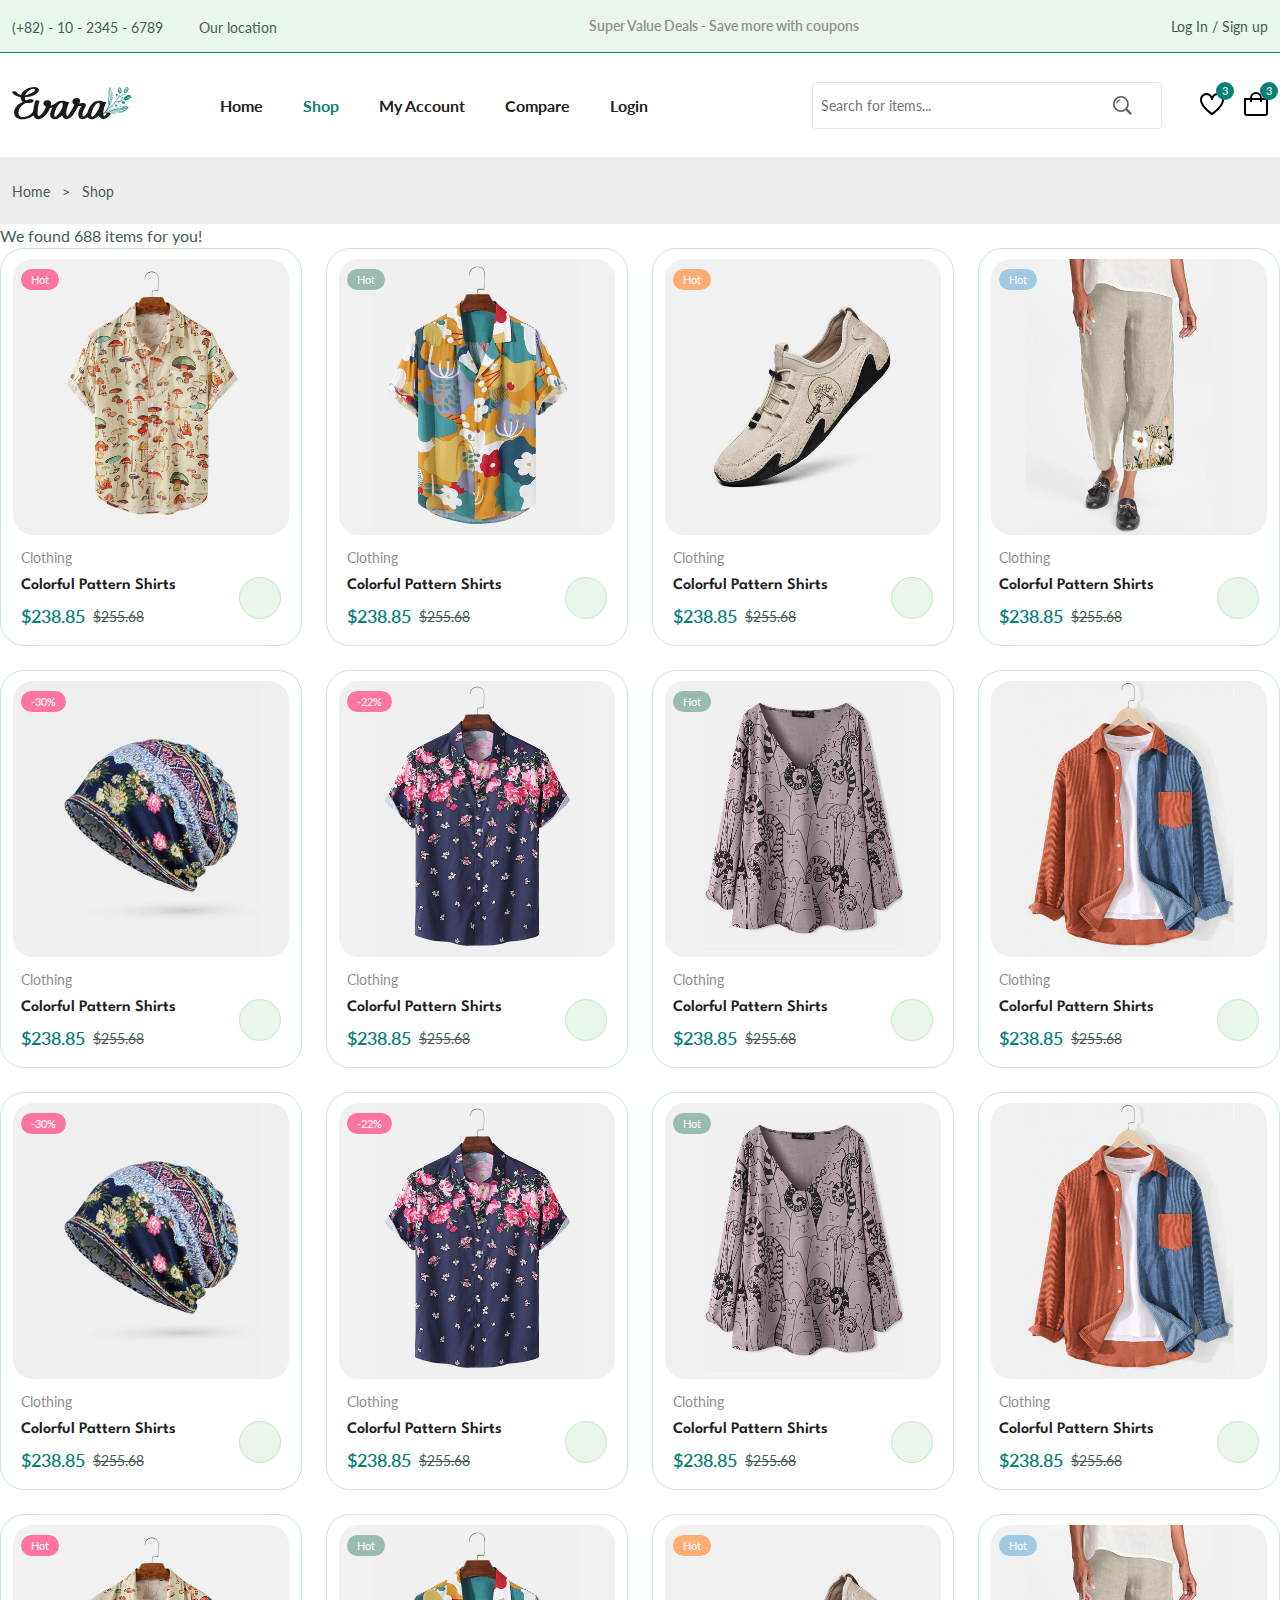
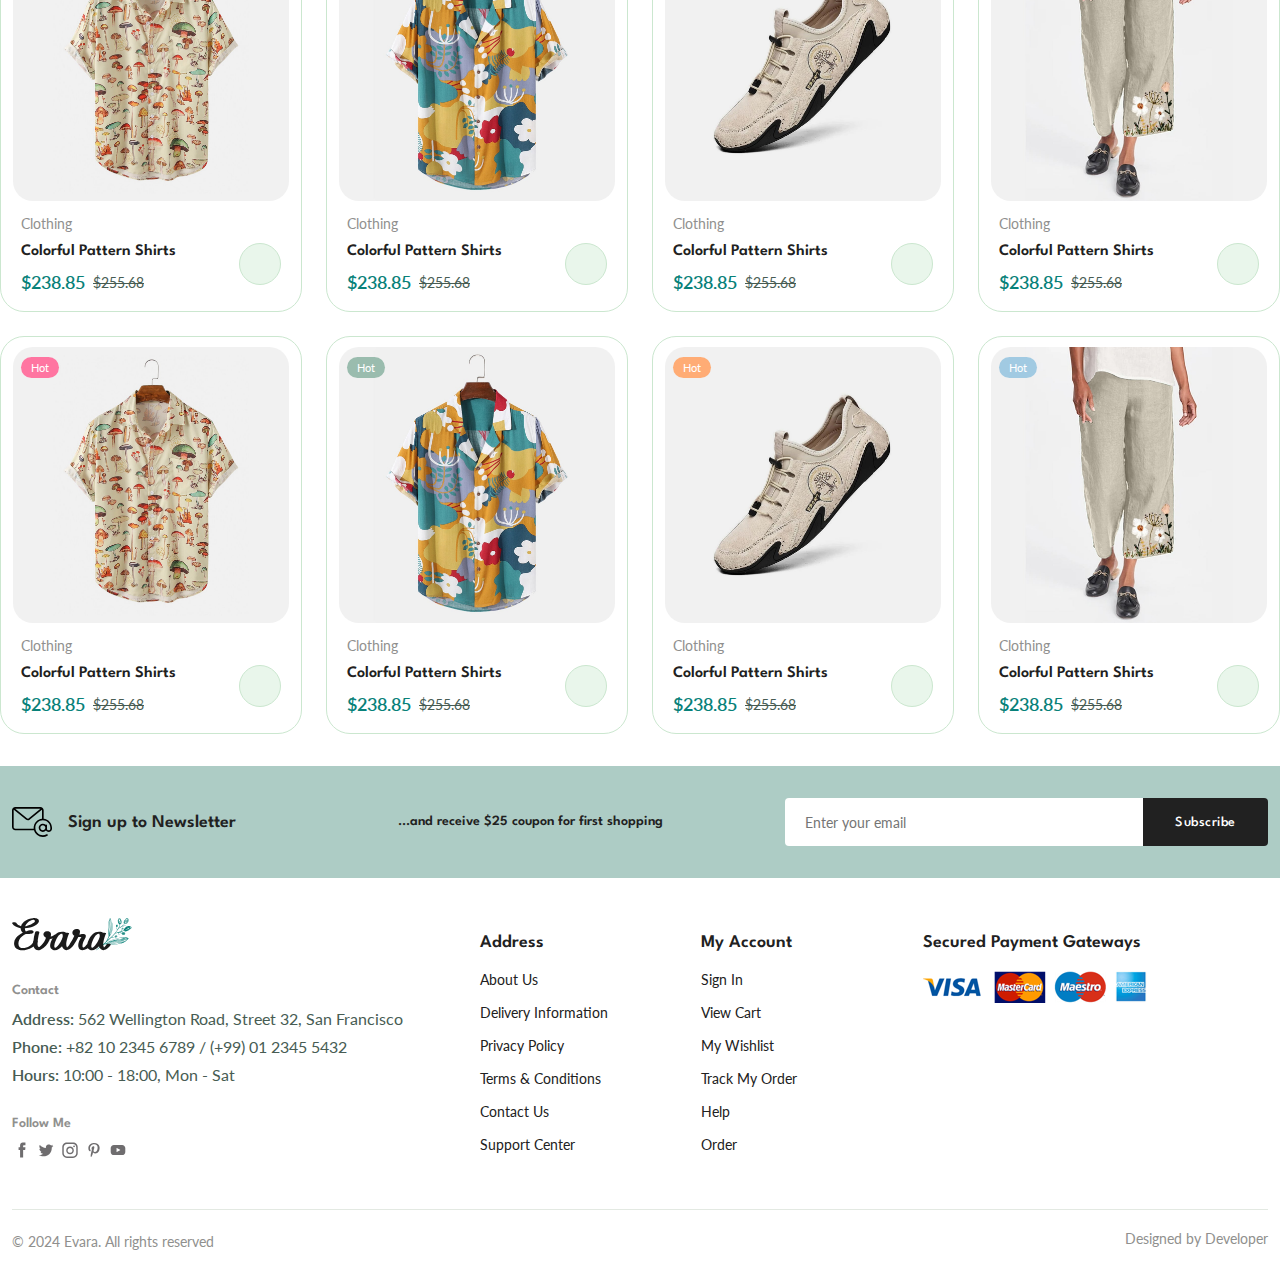
<file: index/shop.html>
<!DOCTYPE html>
<html lang="en">
<head>
    <meta charset="UTF-8">
    <meta name="viewport" content="width=device-width, initial-scale=1.0">
    <title>Document</title>

    <!--        FLATICON LINK       -->
    <link rel="stylesheet" href="https://cdn-uicons.flaticon.com/uicons-regular-straight/css/uicons-regular-straight.css"/>


    <!--        SWIPER CSS LINK      -->
    <link href="https://cdn.jsdelivr.net/npm/swiper@11/swiper-bundle.min.css" rel="stylesheet">


    <!--        STYLES CSS LINK      -->
    <link rel="stylesheet" href="../css/styles.css">
    
</head>
<body> 
    <!--        HEADER SECTION START         -->
    <header class="header">
        <div class="header__top">
            <div class="header__container container">
                <div class="header__contact">
                    <span>(+82) - 10 - 2345 - 6789</span>

                    <span>Our location</span>
                </div>

                <p class="header__alert-news">Super Value Deals - Save more with coupons</p>

                <a href="login-register.html" class="header__top-action">
                    Log In / Sign up
                </a>
            </div>
        </div>

        <nav class="nav container">
            <a href="index.html" class="nav__logo">
                <img src="../img/logo.svg" alt="" class="nav__logo-img">
            </a>

            <div class="nav__menu" id="nav-menu">
                <ul class="nav__list">
                    <li class="nav__item">
                        <a href="index.html" class="nav__link">Home</a>
                    </li>

                    <li class="nav__item">
                        <a href="shop.html" class="nav__link active-link">Shop</a>
                    </li>

                    <li class="nav__item">
                        <a href="accounts.html" class="nav__link">My Account</a>
                    </li>

                    <li class="nav__item">
                        <a href="compare.html" class="nav__link">Compare</a>
                    </li>

                    <li class="nav__item">
                        <a href="login-register.html" class="nav__link">Login</a>
                    </li>
                </ul>

                <div class="header__search">
                    <input type="text" placeholder="Search for items..." class="form__input">
                    <button class="search__btn"><img src="../img/search.png" alt=""/></button>
                </div>
            </div>

            <div class="header__user-actions">
                <a href="wishlist.html" class="header__action-btn">
                    <img src="../img/icon-heart.svg" alt="">
                    <span class="count">3</span>
                </a>

                <a href="cart.html" class="header__action-btn">
                    <img src="../img/icon-cart.svg" alt="">
                    <span class="count">3</span>
                </a>
            </div>
        </nav>
    </header> 
    <!--        HEADER SECTION END         -->

    <main class="main"> 
        <!--        BREADCRUMB SECTION       -->
        <section class="breadcrumb">
            <ul class="breadcrumb__list flex container">
                <li><a href="index.html" class="breadcrumb__link">Home</a> </li>
                <li><span class="breadcrumb__link">></span> </li>
                <li><span class="breadcrumb__link">Shop</span> </li>
            </ul>
        </section>
        <!--        BREADCRUMB SECTION END       -->

        <!--        PRODUCTS SECTION START       -->
        <section class="products">
            <p class="total__products">We found <span>688</span> items for you!</p>

            <div class="products__container grid">
                <div class="product__item">
                    <div class="product__banner">
                        <a class="product__images" href="details.html">
                            <img src="../img/product-1-1.jpg" alt="" class="product__img default">
                            
                            <img src="../img/product-1-2.jpg" alt="" class="product__img hover">
                        </a>

                        <div class="product__actions">
                            <a href="#" class="action__btn" aria-label="Quick View"><i class="fi fi-rs-eye"></i></a>
                            
                            <a href="#" class="action__btn" aria-label="Add To Wishlist"><i class="fi fi-rs-heart"></i></a>
                            
                            <a href="#" class="action__btn" aria-label="Compare"><i class="fi fi-rs-shuffle"></i></a>
                        </div>

                        <div class="product__badge light-pink">Hot</div>
                    </div>

                    <div class="product__content">
                        <span class="product__category">Clothing</span>
                        <a href="details.html">
                            <h3 class="product__title">Colorful Pattern Shirts</h3>
                        </a>
                        <div class="product__rating">
                            <i class="fi fi-rs-star"></i>
                            <i class="fi fi-rs-star"></i>
                            <i class="fi fi-rs-star"></i>
                            <i class="fi fi-rs-star"></i>
                            <i class="fi fi-rs-star"></i>
                        </div>
                        <div class="product__price flex">
                            <span class="new__price">$238.85</span>
                            <span class="old__price">$255.68</span>
                        </div>

                        <a href="#" class="action__btn cart__btn" aria-label="Add To Cart"><i class="fi fi-rs-shopping-bag-add"></i></a>
                    </div>
                </div>

                <div class="product__item">
                    <div class="product__banner">
                        <a class="product__images" href="details.html">
                            <img src="../img/product-2-1.jpg" alt="" class="product__img default">
                            
                            <img src="../img/product-2-2.jpg" alt="" class="product__img hover">
                        </a>

                        <div class="product__actions">
                            <a href="#" class="action__btn" aria-label="Quick View"><i class="fi fi-rs-eye"></i></a>
                            
                            <a href="#" class="action__btn" aria-label="Add To Wishlist"><i class="fi fi-rs-heart"></i></a>
                            
                            <a href="#" class="action__btn" aria-label="Compare"><i class="fi fi-rs-shuffle"></i></a>
                        </div>

                        <div class="product__badge light-green">Hot</div>
                    </div>

                    <div class="product__content">
                        <span class="product__category">Clothing</span>
                        <a href="details.html">
                            <h3 class="product__title">Colorful Pattern Shirts</h3>
                        </a>
                        <div class="product__rating">
                            <i class="fi fi-rs-star"></i>
                            <i class="fi fi-rs-star"></i>
                            <i class="fi fi-rs-star"></i>
                            <i class="fi fi-rs-star"></i>
                            <i class="fi fi-rs-star"></i>
                        </div>
                        <div class="product__price flex">
                            <span class="new__price">$238.85</span>
                            <span class="old__price">$255.68</span>
                        </div>

                        <a href="#" class="action__btn cart__btn" aria-label="Add To Cart"><i class="fi fi-rs-shopping-bag-add"></i></a>
                    </div>
                </div>

                <div class="product__item">
                    <div class="product__banner">
                        <a class="product__images" href="details.html">
                            <img src="../img/product-3-1.jpg" alt="" class="product__img default">
                            
                            <img src="../img/product-3-2.jpg" alt="" class="product__img hover">
                        </a>

                        <div class="product__actions">
                            <a href="#" class="action__btn" aria-label="Quick View"><i class="fi fi-rs-eye"></i></a>
                            
                            <a href="#" class="action__btn" aria-label="Add To Wishlist"><i class="fi fi-rs-heart"></i></a>
                            
                            <a href="#" class="action__btn" aria-label="Compare"><i class="fi fi-rs-shuffle"></i></a>
                        </div>

                        <div class="product__badge light-orange">Hot</div>
                    </div>

                    <div class="product__content">
                        <span class="product__category">Clothing</span>
                        <a href="details.html">
                            <h3 class="product__title">Colorful Pattern Shirts</h3>
                        </a>
                        <div class="product__rating">
                            <i class="fi fi-rs-star"></i>
                            <i class="fi fi-rs-star"></i>
                            <i class="fi fi-rs-star"></i>
                            <i class="fi fi-rs-star"></i>
                            <i class="fi fi-rs-star"></i>
                        </div>
                        <div class="product__price flex">
                            <span class="new__price">$238.85</span>
                            <span class="old__price">$255.68</span>
                        </div>

                        <a href="#" class="action__btn cart__btn" aria-label="Add To Cart"><i class="fi fi-rs-shopping-bag-add"></i></a>
                    </div>
                </div> 

                <div class="product__item">
                    <div class="product__banner">
                        <a class="product__images" href="details.html">
                            <img src="../img/product-4-1.jpg" alt="" class="product__img default">
                            
                            <img src="../img/product-4-2.jpg" alt="" class="product__img hover">
                        </a>

                        <div class="product__actions">
                            <a href="#" class="action__btn" aria-label="Quick View"><i class="fi fi-rs-eye"></i></a>
                            
                            <a href="#" class="action__btn" aria-label="Add To Wishlist"><i class="fi fi-rs-heart"></i></a>
                            
                            <a href="#" class="action__btn" aria-label="Compare"><i class="fi fi-rs-shuffle"></i></a>
                        </div>

                        <div class="product__badge light-blue">Hot</div>
                    </div>

                    <div class="product__content">
                        <span class="product__category">Clothing</span>
                        <a href="details.html">
                            <h3 class="product__title">Colorful Pattern Shirts</h3>
                        </a>
                        <div class="product__rating">
                            <i class="fi fi-rs-star"></i>
                            <i class="fi fi-rs-star"></i>
                            <i class="fi fi-rs-star"></i>
                            <i class="fi fi-rs-star"></i>
                            <i class="fi fi-rs-star"></i>
                        </div>
                        <div class="product__price flex">
                            <span class="new__price">$238.85</span>
                            <span class="old__price">$255.68</span>
                        </div>

                        <a href="#" class="action__btn cart__btn" aria-label="Add To Cart"><i class="fi fi-rs-shopping-bag-add"></i></a>
                    </div>
                </div>

                <div class="product__item">
                    <div class="product__banner">
                        <a class="product__images" href="details.html">
                            <img src="../img/product-5-1.jpg" alt="" class="product__img default">
                            
                            <img src="../img/product-5-2.jpg" alt="" class="product__img hover">
                        </a>

                        <div class="product__actions">
                            <a href="#" class="action__btn" aria-label="Quick View"><i class="fi fi-rs-eye"></i></a>
                            
                            <a href="#" class="action__btn" aria-label="Add To Wishlist"><i class="fi fi-rs-heart"></i></a>
                            
                            <a href="#" class="action__btn" aria-label="Compare"><i class="fi fi-rs-shuffle"></i></a>
                        </div>

                        <div class="product__badge light-pink">-30%</div>
                    </div>

                    <div class="product__content">
                        <span class="product__category">Clothing</span>
                        <a href="details.html">
                            <h3 class="product__title">Colorful Pattern Shirts</h3>
                        </a>
                        <div class="product__rating">
                            <i class="fi fi-rs-star"></i>
                            <i class="fi fi-rs-star"></i>
                            <i class="fi fi-rs-star"></i>
                            <i class="fi fi-rs-star"></i>
                            <i class="fi fi-rs-star"></i>
                        </div>
                        <div class="product__price flex">
                            <span class="new__price">$238.85</span>
                            <span class="old__price">$255.68</span>
                        </div>

                        <a href="#" class="action__btn cart__btn" aria-label="Add To Cart"><i class="fi fi-rs-shopping-bag-add"></i></a>
                    </div>
                </div>

                <div class="product__item">
                    <div class="product__banner">
                        <a class="product__images" href="details.html">
                            <img src="../img/product-6-1.jpg" alt="" class="product__img default">
                            
                            <img src="../img/product-6-2.jpg" alt="" class="product__img hover">
                        </a>

                        <div class="product__actions">
                            <a href="#" class="action__btn" aria-label="Quick View"><i class="fi fi-rs-eye"></i></a>
                            
                            <a href="#" class="action__btn" aria-label="Add To Wishlist"><i class="fi fi-rs-heart"></i></a>
                            
                            <a href="#" class="action__btn" aria-label="Compare"><i class="fi fi-rs-shuffle"></i></a>
                        </div>

                        <div class="product__badge light-pink">-22%</div>
                    </div>

                    <div class="product__content">
                        <span class="product__category">Clothing</span>
                        <a href="details.html">
                            <h3 class="product__title">Colorful Pattern Shirts</h3>
                        </a>
                        <div class="product__rating">
                            <i class="fi fi-rs-star"></i>
                            <i class="fi fi-rs-star"></i>
                            <i class="fi fi-rs-star"></i>
                            <i class="fi fi-rs-star"></i>
                            <i class="fi fi-rs-star"></i>
                        </div>
                        <div class="product__price flex">
                            <span class="new__price">$238.85</span>
                            <span class="old__price">$255.68</span>
                        </div>

                        <a href="#" class="action__btn cart__btn" aria-label="Add To Cart"><i class="fi fi-rs-shopping-bag-add"></i></a>
                    </div>
                </div>

                <div class="product__item">
                    <div class="product__banner">
                        <a class="product__images" href="details.html">
                            <img src="../img/product-7-1.jpg" alt="" class="product__img default">
                            
                            <img src="../img/product-7-2.jpg" alt="" class="product__img hover">
                        </a>

                        <div class="product__actions">
                            <a href="#" class="action__btn" aria-label="Quick View"><i class="fi fi-rs-eye"></i></a>
                            
                            <a href="#" class="action__btn" aria-label="Add To Wishlist"><i class="fi fi-rs-heart"></i></a>
                            
                            <a href="#" class="action__btn" aria-label="Compare"><i class="fi fi-rs-shuffle"></i></a>
                        </div>

                        <div class="product__badge light-green">Hot</div>
                    </div>

                    <div class="product__content">
                        <span class="product__category">Clothing</span>
                        <a href="details.html">
                            <h3 class="product__title">Colorful Pattern Shirts</h3>
                        </a>
                        <div class="product__rating">
                            <i class="fi fi-rs-star"></i>
                            <i class="fi fi-rs-star"></i>
                            <i class="fi fi-rs-star"></i>
                            <i class="fi fi-rs-star"></i>
                            <i class="fi fi-rs-star"></i>
                        </div>
                        <div class="product__price flex">
                            <span class="new__price">$238.85</span>
                            <span class="old__price">$255.68</span>
                        </div>

                        <a href="#" class="action__btn cart__btn" aria-label="Add To Cart"><i class="fi fi-rs-shopping-bag-add"></i></a>
                    </div>
                </div>

                <div class="product__item">
                    <div class="product__banner">
                        <a class="product__images" href="details.html">
                            <img src="../img/product-8-1.jpg" alt="" class="product__img default">
                            
                            <img src="../img/product-8-2.jpg" alt="" class="product__img hover">
                        </a>

                        <div class="product__actions">
                            <a href="#" class="action__btn" aria-label="Quick View"><i class="fi fi-rs-eye"></i></a>
                            
                            <a href="#" class="action__btn" aria-label="Add To Wishlist"><i class="fi fi-rs-heart"></i></a>
                            
                            <a href="#" class="action__btn" aria-label="Compare"><i class="fi fi-rs-shuffle"></i></a>
                        </div>

                    </div>

                    <div class="product__content">
                        <span class="product__category">Clothing</span>
                        <a href="details.html">
                            <h3 class="product__title">Colorful Pattern Shirts</h3>
                        </a>
                        <div class="product__rating">
                            <i class="fi fi-rs-star"></i>
                            <i class="fi fi-rs-star"></i>
                            <i class="fi fi-rs-star"></i>
                            <i class="fi fi-rs-star"></i>
                            <i class="fi fi-rs-star"></i>
                        </div>
                        <div class="product__price flex">
                            <span class="new__price">$238.85</span>
                            <span class="old__price">$255.68</span>
                        </div>

                        <a href="#" class="action__btn cart__btn" aria-label="Add To Cart"><i class="fi fi-rs-shopping-bag-add"></i></a>
                    </div>
                </div>

                <div class="product__item">
                    <div class="product__banner">
                        <a class="product__images" href="details.html">
                            <img src="../img/product-5-1.jpg" alt="" class="product__img default">
                            
                            <img src="../img/product-5-2.jpg" alt="" class="product__img hover">
                        </a>

                        <div class="product__actions">
                            <a href="#" class="action__btn" aria-label="Quick View"><i class="fi fi-rs-eye"></i></a>
                            
                            <a href="#" class="action__btn" aria-label="Add To Wishlist"><i class="fi fi-rs-heart"></i></a>
                            
                            <a href="#" class="action__btn" aria-label="Compare"><i class="fi fi-rs-shuffle"></i></a>
                        </div>

                        <div class="product__badge light-pink">-30%</div>
                    </div>

                    <div class="product__content">
                        <span class="product__category">Clothing</span>
                        <a href="details.html">
                            <h3 class="product__title">Colorful Pattern Shirts</h3>
                        </a>
                        <div class="product__rating">
                            <i class="fi fi-rs-star"></i>
                            <i class="fi fi-rs-star"></i>
                            <i class="fi fi-rs-star"></i>
                            <i class="fi fi-rs-star"></i>
                            <i class="fi fi-rs-star"></i>
                        </div>
                        <div class="product__price flex">
                            <span class="new__price">$238.85</span>
                            <span class="old__price">$255.68</span>
                        </div>

                        <a href="#" class="action__btn cart__btn" aria-label="Add To Cart"><i class="fi fi-rs-shopping-bag-add"></i></a>
                    </div>
                </div>

                <div class="product__item">
                    <div class="product__banner">
                        <a class="product__images" href="details.html">
                            <img src="../img/product-6-1.jpg" alt="" class="product__img default">
                            
                            <img src="../img/product-6-2.jpg" alt="" class="product__img hover">
                        </a>

                        <div class="product__actions">
                            <a href="#" class="action__btn" aria-label="Quick View"><i class="fi fi-rs-eye"></i></a>
                            
                            <a href="#" class="action__btn" aria-label="Add To Wishlist"><i class="fi fi-rs-heart"></i></a>
                            
                            <a href="#" class="action__btn" aria-label="Compare"><i class="fi fi-rs-shuffle"></i></a>
                        </div>

                        <div class="product__badge light-pink">-22%</div>
                    </div>

                    <div class="product__content">
                        <span class="product__category">Clothing</span>
                        <a href="details.html">
                            <h3 class="product__title">Colorful Pattern Shirts</h3>
                        </a>
                        <div class="product__rating">
                            <i class="fi fi-rs-star"></i>
                            <i class="fi fi-rs-star"></i>
                            <i class="fi fi-rs-star"></i>
                            <i class="fi fi-rs-star"></i>
                            <i class="fi fi-rs-star"></i>
                        </div>
                        <div class="product__price flex">
                            <span class="new__price">$238.85</span>
                            <span class="old__price">$255.68</span>
                        </div>

                        <a href="#" class="action__btn cart__btn" aria-label="Add To Cart"><i class="fi fi-rs-shopping-bag-add"></i></a>
                    </div>
                </div>

                <div class="product__item">
                    <div class="product__banner">
                        <a class="product__images" href="details.html">
                            <img src="../img/product-7-1.jpg" alt="" class="product__img default">
                            
                            <img src="../img/product-7-2.jpg" alt="" class="product__img hover">
                        </a>

                        <div class="product__actions">
                            <a href="#" class="action__btn" aria-label="Quick View"><i class="fi fi-rs-eye"></i></a>
                            
                            <a href="#" class="action__btn" aria-label="Add To Wishlist"><i class="fi fi-rs-heart"></i></a>
                            
                            <a href="#" class="action__btn" aria-label="Compare"><i class="fi fi-rs-shuffle"></i></a>
                        </div>

                        <div class="product__badge light-green">Hot</div>
                    </div>

                    <div class="product__content">
                        <span class="product__category">Clothing</span>
                        <a href="details.html">
                            <h3 class="product__title">Colorful Pattern Shirts</h3>
                        </a>
                        <div class="product__rating">
                            <i class="fi fi-rs-star"></i>
                            <i class="fi fi-rs-star"></i>
                            <i class="fi fi-rs-star"></i>
                            <i class="fi fi-rs-star"></i>
                            <i class="fi fi-rs-star"></i>
                        </div>
                        <div class="product__price flex">
                            <span class="new__price">$238.85</span>
                            <span class="old__price">$255.68</span>
                        </div>

                        <a href="#" class="action__btn cart__btn" aria-label="Add To Cart"><i class="fi fi-rs-shopping-bag-add"></i></a>
                    </div>
                </div>

                <div class="product__item">
                    <div class="product__banner">
                        <a class="product__images" href="details.html">
                            <img src="../img/product-8-1.jpg" alt="" class="product__img default">
                            
                            <img src="../img/product-8-2.jpg" alt="" class="product__img hover">
                        </a>

                        <div class="product__actions">
                            <a href="#" class="action__btn" aria-label="Quick View"><i class="fi fi-rs-eye"></i></a>
                            
                            <a href="#" class="action__btn" aria-label="Add To Wishlist"><i class="fi fi-rs-heart"></i></a>
                            
                            <a href="#" class="action__btn" aria-label="Compare"><i class="fi fi-rs-shuffle"></i></a>
                        </div>

                    </div>

                    <div class="product__content">
                        <span class="product__category">Clothing</span>
                        <a href="details.html">
                            <h3 class="product__title">Colorful Pattern Shirts</h3>
                        </a>
                        <div class="product__rating">
                            <i class="fi fi-rs-star"></i>
                            <i class="fi fi-rs-star"></i>
                            <i class="fi fi-rs-star"></i>
                            <i class="fi fi-rs-star"></i>
                            <i class="fi fi-rs-star"></i>
                        </div>
                        <div class="product__price flex">
                            <span class="new__price">$238.85</span>
                            <span class="old__price">$255.68</span>
                        </div>

                        <a href="#" class="action__btn cart__btn" aria-label="Add To Cart"><i class="fi fi-rs-shopping-bag-add"></i></a>
                    </div>
                </div>

                <div class="product__item">
                    <div class="product__banner">
                        <a class="product__images" href="details.html">
                            <img src="../img/product-1-1.jpg" alt="" class="product__img default">
                            
                            <img src="../img/product-1-2.jpg" alt="" class="product__img hover">
                        </a>

                        <div class="product__actions">
                            <a href="#" class="action__btn" aria-label="Quick View"><i class="fi fi-rs-eye"></i></a>
                            
                            <a href="#" class="action__btn" aria-label="Add To Wishlist"><i class="fi fi-rs-heart"></i></a>
                            
                            <a href="#" class="action__btn" aria-label="Compare"><i class="fi fi-rs-shuffle"></i></a>
                        </div>

                        <div class="product__badge light-pink">Hot</div>
                    </div>

                    <div class="product__content">
                        <span class="product__category">Clothing</span>
                        <a href="details.html">
                            <h3 class="product__title">Colorful Pattern Shirts</h3>
                        </a>
                        <div class="product__rating">
                            <i class="fi fi-rs-star"></i>
                            <i class="fi fi-rs-star"></i>
                            <i class="fi fi-rs-star"></i>
                            <i class="fi fi-rs-star"></i>
                            <i class="fi fi-rs-star"></i>
                        </div>
                        <div class="product__price flex">
                            <span class="new__price">$238.85</span>
                            <span class="old__price">$255.68</span>
                        </div>

                        <a href="#" class="action__btn cart__btn" aria-label="Add To Cart"><i class="fi fi-rs-shopping-bag-add"></i></a>
                    </div>
                </div>

                <div class="product__item">
                    <div class="product__banner">
                        <a class="product__images" href="details.html">
                            <img src="../img/product-2-1.jpg" alt="" class="product__img default">
                            
                            <img src="../img/product-2-2.jpg" alt="" class="product__img hover">
                        </a>

                        <div class="product__actions">
                            <a href="#" class="action__btn" aria-label="Quick View"><i class="fi fi-rs-eye"></i></a>
                            
                            <a href="#" class="action__btn" aria-label="Add To Wishlist"><i class="fi fi-rs-heart"></i></a>
                            
                            <a href="#" class="action__btn" aria-label="Compare"><i class="fi fi-rs-shuffle"></i></a>
                        </div>

                        <div class="product__badge light-green">Hot</div>
                    </div>

                    <div class="product__content">
                        <span class="product__category">Clothing</span>
                        <a href="details.html">
                            <h3 class="product__title">Colorful Pattern Shirts</h3>
                        </a>
                        <div class="product__rating">
                            <i class="fi fi-rs-star"></i>
                            <i class="fi fi-rs-star"></i>
                            <i class="fi fi-rs-star"></i>
                            <i class="fi fi-rs-star"></i>
                            <i class="fi fi-rs-star"></i>
                        </div>
                        <div class="product__price flex">
                            <span class="new__price">$238.85</span>
                            <span class="old__price">$255.68</span>
                        </div>

                        <a href="#" class="action__btn cart__btn" aria-label="Add To Cart"><i class="fi fi-rs-shopping-bag-add"></i></a>
                    </div>
                </div>

                <div class="product__item">
                    <div class="product__banner">
                        <a class="product__images" href="details.html">
                            <img src="../img/product-3-1.jpg" alt="" class="product__img default">
                            
                            <img src="../img/product-3-2.jpg" alt="" class="product__img hover">
                        </a>

                        <div class="product__actions">
                            <a href="#" class="action__btn" aria-label="Quick View"><i class="fi fi-rs-eye"></i></a>
                            
                            <a href="#" class="action__btn" aria-label="Add To Wishlist"><i class="fi fi-rs-heart"></i></a>
                            
                            <a href="#" class="action__btn" aria-label="Compare"><i class="fi fi-rs-shuffle"></i></a>
                        </div>

                        <div class="product__badge light-orange">Hot</div>
                    </div>

                    <div class="product__content">
                        <span class="product__category">Clothing</span>
                        <a href="details.html">
                            <h3 class="product__title">Colorful Pattern Shirts</h3>
                        </a>
                        <div class="product__rating">
                            <i class="fi fi-rs-star"></i>
                            <i class="fi fi-rs-star"></i>
                            <i class="fi fi-rs-star"></i>
                            <i class="fi fi-rs-star"></i>
                            <i class="fi fi-rs-star"></i>
                        </div>
                        <div class="product__price flex">
                            <span class="new__price">$238.85</span>
                            <span class="old__price">$255.68</span>
                        </div>

                        <a href="#" class="action__btn cart__btn" aria-label="Add To Cart"><i class="fi fi-rs-shopping-bag-add"></i></a>
                    </div>
                </div> 

                <div class="product__item">
                    <div class="product__banner">
                        <a class="product__images" href="details.html">
                            <img src="../img/product-4-1.jpg" alt="" class="product__img default">
                            
                            <img src="../img/product-4-2.jpg" alt="" class="product__img hover">
                        </a>

                        <div class="product__actions">
                            <a href="#" class="action__btn" aria-label="Quick View"><i class="fi fi-rs-eye"></i></a>
                            
                            <a href="#" class="action__btn" aria-label="Add To Wishlist"><i class="fi fi-rs-heart"></i></a>
                            
                            <a href="#" class="action__btn" aria-label="Compare"><i class="fi fi-rs-shuffle"></i></a>
                        </div>

                        <div class="product__badge light-blue">Hot</div>
                    </div>

                    <div class="product__content">
                        <span class="product__category">Clothing</span>
                        <a href="details.html">
                            <h3 class="product__title">Colorful Pattern Shirts</h3>
                        </a>
                        <div class="product__rating">
                            <i class="fi fi-rs-star"></i>
                            <i class="fi fi-rs-star"></i>
                            <i class="fi fi-rs-star"></i>
                            <i class="fi fi-rs-star"></i>
                            <i class="fi fi-rs-star"></i>
                        </div>
                        <div class="product__price flex">
                            <span class="new__price">$238.85</span>
                            <span class="old__price">$255.68</span>
                        </div>

                        <a href="#" class="action__btn cart__btn" aria-label="Add To Cart"><i class="fi fi-rs-shopping-bag-add"></i></a>
                    </div>
                </div>

                <div class="product__item">
                    <div class="product__banner">
                        <a class="product__images" href="details.html">
                            <img src="../img/product-1-1.jpg" alt="" class="product__img default">
                            
                            <img src="../img/product-1-2.jpg" alt="" class="product__img hover">
                        </a>

                        <div class="product__actions">
                            <a href="#" class="action__btn" aria-label="Quick View"><i class="fi fi-rs-eye"></i></a>
                            
                            <a href="#" class="action__btn" aria-label="Add To Wishlist"><i class="fi fi-rs-heart"></i></a>
                            
                            <a href="#" class="action__btn" aria-label="Compare"><i class="fi fi-rs-shuffle"></i></a>
                        </div>

                        <div class="product__badge light-pink">Hot</div>
                    </div>

                    <div class="product__content">
                        <span class="product__category">Clothing</span>
                        <a href="details.html">
                            <h3 class="product__title">Colorful Pattern Shirts</h3>
                        </a>
                        <div class="product__rating">
                            <i class="fi fi-rs-star"></i>
                            <i class="fi fi-rs-star"></i>
                            <i class="fi fi-rs-star"></i>
                            <i class="fi fi-rs-star"></i>
                            <i class="fi fi-rs-star"></i>
                        </div>
                        <div class="product__price flex">
                            <span class="new__price">$238.85</span>
                            <span class="old__price">$255.68</span>
                        </div>

                        <a href="#" class="action__btn cart__btn" aria-label="Add To Cart"><i class="fi fi-rs-shopping-bag-add"></i></a>
                    </div>
                </div>

                <div class="product__item">
                    <div class="product__banner">
                        <a class="product__images" href="details.html">
                            <img src="../img/product-2-1.jpg" alt="" class="product__img default">
                            
                            <img src="../img/product-2-2.jpg" alt="" class="product__img hover">
                        </a>

                        <div class="product__actions">
                            <a href="#" class="action__btn" aria-label="Quick View"><i class="fi fi-rs-eye"></i></a>
                            
                            <a href="#" class="action__btn" aria-label="Add To Wishlist"><i class="fi fi-rs-heart"></i></a>
                            
                            <a href="#" class="action__btn" aria-label="Compare"><i class="fi fi-rs-shuffle"></i></a>
                        </div>

                        <div class="product__badge light-green">Hot</div>
                    </div>

                    <div class="product__content">
                        <span class="product__category">Clothing</span>
                        <a href="details.html">
                            <h3 class="product__title">Colorful Pattern Shirts</h3>
                        </a>
                        <div class="product__rating">
                            <i class="fi fi-rs-star"></i>
                            <i class="fi fi-rs-star"></i>
                            <i class="fi fi-rs-star"></i>
                            <i class="fi fi-rs-star"></i>
                            <i class="fi fi-rs-star"></i>
                        </div>
                        <div class="product__price flex">
                            <span class="new__price">$238.85</span>
                            <span class="old__price">$255.68</span>
                        </div>

                        <a href="#" class="action__btn cart__btn" aria-label="Add To Cart"><i class="fi fi-rs-shopping-bag-add"></i></a>
                    </div>
                </div>

                <div class="product__item">
                    <div class="product__banner">
                        <a class="product__images" href="details.html">
                            <img src="../img/product-3-1.jpg" alt="" class="product__img default">
                            
                            <img src="../img/product-3-2.jpg" alt="" class="product__img hover">
                        </a>

                        <div class="product__actions">
                            <a href="#" class="action__btn" aria-label="Quick View"><i class="fi fi-rs-eye"></i></a>
                            
                            <a href="#" class="action__btn" aria-label="Add To Wishlist"><i class="fi fi-rs-heart"></i></a>
                            
                            <a href="#" class="action__btn" aria-label="Compare"><i class="fi fi-rs-shuffle"></i></a>
                        </div>

                        <div class="product__badge light-orange">Hot</div>
                    </div>

                    <div class="product__content">
                        <span class="product__category">Clothing</span>
                        <a href="details.html">
                            <h3 class="product__title">Colorful Pattern Shirts</h3>
                        </a>
                        <div class="product__rating">
                            <i class="fi fi-rs-star"></i>
                            <i class="fi fi-rs-star"></i>
                            <i class="fi fi-rs-star"></i>
                            <i class="fi fi-rs-star"></i>
                            <i class="fi fi-rs-star"></i>
                        </div>
                        <div class="product__price flex">
                            <span class="new__price">$238.85</span>
                            <span class="old__price">$255.68</span>
                        </div>

                        <a href="#" class="action__btn cart__btn" aria-label="Add To Cart"><i class="fi fi-rs-shopping-bag-add"></i></a>
                    </div>
                </div> 

                <div class="product__item">
                    <div class="product__banner">
                        <a class="product__images" href="details.html">
                            <img src="../img/product-4-1.jpg" alt="" class="product__img default">
                            
                            <img src="../img/product-4-2.jpg" alt="" class="product__img hover">
                        </a>

                        <div class="product__actions">
                            <a href="#" class="action__btn" aria-label="Quick View"><i class="fi fi-rs-eye"></i></a>
                            
                            <a href="#" class="action__btn" aria-label="Add To Wishlist"><i class="fi fi-rs-heart"></i></a>
                            
                            <a href="#" class="action__btn" aria-label="Compare"><i class="fi fi-rs-shuffle"></i></a>
                        </div>

                        <div class="product__badge light-blue">Hot</div>
                    </div>

                    <div class="product__content">
                        <span class="product__category">Clothing</span>
                        <a href="details.html">
                            <h3 class="product__title">Colorful Pattern Shirts</h3>
                        </a>
                        <div class="product__rating">
                            <i class="fi fi-rs-star"></i>
                            <i class="fi fi-rs-star"></i>
                            <i class="fi fi-rs-star"></i>
                            <i class="fi fi-rs-star"></i>
                            <i class="fi fi-rs-star"></i>
                        </div>
                        <div class="product__price flex">
                            <span class="new__price">$238.85</span>
                            <span class="old__price">$255.68</span>
                        </div>

                        <a href="#" class="action__btn cart__btn" aria-label="Add To Cart"><i class="fi fi-rs-shopping-bag-add"></i></a>
                    </div>
                </div>
            </div>

        </section>
        <!--        PRODUCTS SECTION END       -->

        

        <!--        NEWSLETTER SECTION START     -->
        <section class="newsletter section home__newsletter">
            <div class="newsletter__container container grid">
                <h3 class="newsletter__title flex">
                    <img src="../img/icon-email.svg" alt="" class="newsletter__icon">
                    Sign up to Newsletter
                </h3>

                <p class="newsletter__description">
                    ...and receive $25 coupon for first shopping
                </p>

                <form action="" class="newsletter__form">
                    <input type="text" placeholder="Enter your email" class="newsletter__input"/>
                    <button type="submit" class="newsletter__btn">Subscribe</button>
                </form>
            </div>
        </section>
        <!--        NEWSLETTER SECTION END       -->
    </main>



    <!--        FOOTER SECTION START     -->
    <footer class="footer container">
        <div class="footer__container grid">
            <div class="footer__content">
                <a href="index.html" class="footer__logo">
                    <img src="../img/logo.svg" alt="" class="footer__logo-img">
                </a>

                <h4 class="footer__subtitle">Contact</h4>
                <p class="footer__description">
                    <span>Address:</span> 562 Wellington Road, Street 32, San Francisco
                </p>

                <p class="footer__description">
                    <span>Phone:</span> +82 10 2345 6789 / (+99) 01 2345 5432
                </p>

                <p class="footer__description">
                    <span>Hours:</span> 10:00 - 18:00, Mon - Sat
                </p>

                <div class="footer__social">
                    <h4 class="footer__subtitle">Follow Me</h4>
                    <div class="footer__social-links flex">
                        <a href="">
                            <img src="../img/icon-facebook.svg" alt="" class="footer__social-icon">
                        </a>

                        <a href="">
                            <img src="../img/icon-twitter.svg" alt="" class="footer__social-icon">
                        </a>

                        <a href="">
                            <img src="../img/icon-instagram.svg" alt="" class="footer__social-icon">
                        </a>

                        <a href="">
                            <img src="../img/icon-pinterest.svg" alt="" class="footer__social-icon">
                        </a>

                        <a href="">
                            <img src="../img/icon-youtube.svg" alt="" class="footer__social-icon">
                        </a>
                    </div>
                </div>
            </div>

            <div class="footer__content">
                <h3 class="footer__title">Address</h3>

                <ul class="footer__links">
                    <li><a href="" class="footer__link">About Us</a></li>
                    <li><a href="" class="footer__link">Delivery Information</a></li>
                    <li><a href="" class="footer__link">Privacy Policy</a></li>
                    <li><a href="" class="footer__link">Terms & Conditions</a></li>
                    <li><a href="" class="footer__link">Contact Us</a></li>
                    <li><a href="" class="footer__link">Support Center</a></li>
                </ul>
            </div>

            <div class="footer__content">
                <h3 class="footer__title">My Account</h3>

                <ul class="footer__links">
                    <li><a href="" class="footer__link">Sign In</a></li>
                    <li><a href="" class="footer__link">View Cart</a></li>
                    <li><a href="" class="footer__link">My Wishlist</a></li>
                    <li><a href="" class="footer__link">Track My Order</a></li>
                    <li><a href="" class="footer__link">Help</a></li>
                    <li><a href="" class="footer__link">Order</a></li>
                </ul>
            </div>

            <div class="footer__content">
                <h3 class="footer__title">Secured Payment Gateways</h3>

                <img src="../img/payment-method.png" alt="">
            </div>
        </div>

        <div class="footer__bottom">
            <p class="copyright">
                &copy; 2024 Evara. All rights reserved
            </p>
            <span class="designer">Designed by Developer</span>
        </div>
    </footer> 
    <!--        FOOTER SECTION END     -->

    <!--        SWIPER SCRIPT LINK       -->
    <script src="https://cdn.jsdelivr.net/npm/swiper@11/swiper-bundle.min.js"></script>


    <!--        MAIN SCRIPT LINK         -->
    <script src="../js/script.js"></script>


</body>
</html>
</file>
<file: css/styles.css>
/* Google fonts */
@import url('https://fonts.googleapis.com/css2?family=Lato:wght@400;700&family=Spartan:wght@100..900&display=swap');



/*  variables css */
:root {
    --header-height: 4rem;


/* colors  */
/* color mode HSL(hue, saturation, lightness) */

    --first-color: hsl(176, 88%, 27%);
    --first-color-alt: hsl(129, 44%, 94%);
    --second-color: hsl(34, 94%, 87%);
    --title-color: hsl(0, 0%, 13%);
    --text-color: hsl(154, 13%, 32%);
    --text-color-light: hsl(60, 1%, 56%);
    --body-color: hsl(0, 0%, 100%);
    --container-color: hsl(0, 0%, 93%);
    --border-color: hsl(129, 36%, 85%);
    --border-color-alt: hsl(113, 15%, 90%);



    /* font and typography */
    /*  .5rem = 8px | 1rem = 16px */
    --body-font: 'Lato', sans-serif;
    --second-font: 'Spartan', sans-serif;
    --big-font-size: 3.5rem;
    --h1-font-size: 2.75rem;
    --h2-font-size: 2rem;
    --h3-font-size: 1.75rem;
    --h4-font-size: 1.375rem;
    --large-font-size: 1.125rem;
    --normal-font-size: 1rem;
    --small-font-size: 0.875rem;
    --smaller-font-size: 0.75rem;
    --tiny-font-size: 0.6875rem;

    /* font weight */
    --weight-400: 400;
    --weight-500: 500;
    --weight-600: 600;
    --weight-700: 700;


    /* transition */
    --transition: cubic-bezier(0, 0, 0.05, 1);
}

    /* responsive typography */
@media screen  and (max-width: 1200px) {
    :root{
    --big-font-size: ;
    --h1-font-size: ;
    --h2-font-size: ;
    --h3-font-size: ;
    --h4-font-size: ;
    --large-font-size: ;
    --normal-font-size: ;
    --small-font-size: ;
    --smaller-font-size: ;
    --smaller-font-size: ;
    --tiny-font-size: ;
    }
}




/*  BASE CSS VALUES  */
* {
    margin: 0;
    padding: 0;
    box-sizing: 0;
}


input, textarea, body{
    color: var(--text-color);
    font-family: var(--body-font);
    font-size: var(--normal-font-size);
    font-weight: var(--weight-400);
}

body{
    background-color: var(--body-color);
}

h1, h2, h3, h4 {
    font-family: var(--second-font);
    color: var(--title-color);
    font-weight: var(--weight-600);
}

ul {
    list-style: none;
}

a {
    text-decoration: none;
}

p{
    line-height: 1.5rem;
}

img {
    max-width: 100%;
}

button, textarea, input {
    background-color: transparent;
    border: none;
    outline: none;
}



/*  REUSABLE CSS CLASSES */
.container {
    max-width: 1320px;
    margin-inline: auto;
    padding-inline: .75rem;
}

.grid {
    display: grid;
    gap: 1.5rem;
}

.section {
    padding-block: 2rem;
}

.section--lg{
    padding-block: 4rem;
}

.section__title{
    font-size: var(--h4-font-size);
    margin-bottom: 1.5rem;
}

.section__title span {
    color: var(--first-color);
}

.form__input {
    border: 1px solid var(--border-color-alt);
    padding-inline-start: .5rem;
    height: 45px;
    border-radius: 0.25rem;
    font-size: var(--small-font-size);
}


.flex {
    display: flex;
    align-items: center;
    column-gap: .5rem;
}

.new__price {
    color: var(--first-color);
    font-weight: var(--weight-600);
}

.old__price {
    color: var(--text-color);
    font-size: var(--small-font-size);
    text-decoration: line-through;
}


/* HEADER & NAV  */
.header__top{
    background-color: var(--first-color-alt);
    border-bottom: 1px solid var(--first-color);
    padding-block: 0.875rem;
}

.header__container {
    display: flex;
    align-items: center;
    justify-content: space-between;
}

.header__contact span:first-child {
    margin-right: 2rem;
}

.header__contact span, .header__alert-news, 
.header__top-action {
    font-size: var(--small-font-size);
}

.header__alert-news {
    color: var(--text-color-light);
    font-weight: var(--weight-600);
}

.header__top-action {
    color: var(--text-color);
}


.nav, .nav__menu, .nav__list, .header__user-actions {
    display: flex;
    align-items: center;
}

.nav {
    height: calc(var(--header-height) + 2.5rem);
    justify-content: space-between;
    column-gap: 3rem; 
    /* column-gap: 1rem; adi */
}

.nav__logo-img {
    width: 120px;
}

.nav__menu {
    flex-grow: 1;
    margin-left: 2.5rem;
}

.nav__list {
    column-gap: 2.5rem;
    margin-right: auto;
}

.nav__link {
    color: var(--title-color);
    font-weight: var(--weight-700);
    transition: all 0.2s var(--transition);
}

.header__search {
    width: 340px;
    position: relative;
}

.header__search .form__input {
    width: 100%;
}

.search__btn {
    position: absolute;
    top: 24%;
    right: 1.25rem;
    cursor: pointer;
}

.header__user-actions{
    column-gap: 1.25rem;
}

.header__action-btn {
    position: relative;
}

.header__action-btn img {
    width: 24px;
}

.header__action-btn .count {
    position: absolute;
    top: -0.625rem;
    right: -0.625rem;
    background-color: var(--first-color);
    color: var(--body-color);
    height: 18px;
    width: 18px;
    line-height: 18px;
    border-radius: 50%;
    text-align: center;
    font-size: var(--tiny-font-size);
}


/*  Active link */
.active-link, .nav__link:hover {
    color: var(--first-color);
}


/*   HOME  START  */
.home__container {
    grid-template-columns: 5fr 7fr;
    align-items: center;
}

.home__subtitle, .home__description {
    font-size: var(--large-font-size);
}

.home__subtitle {
    font-family: var(--second-font);
    font-weight: var(--weight-600);
    margin-bottom: 1rem;
    display: block;
    font-size: 1.5rem;
}

.home__title {
    font-size: var(--h1-font-size);
    font-weight: var(--weight-700);
    line-height: 1.4;
}

.home__title span {
    color: var(--first-color);
    font-size: var(--big-font-size);
}

.home__description {
    margin-block: .5rem 2rem;
}

.home__img {
    justify-self: flex-end;
}


/*   HOME SECTION END */


/*      BUTTONS      */
.btn {
    display: inline-block;
    background-color: var(--first-color);
    border: 2px solid var(--first-color);
    color: var(--body-color);
    padding-inline: 1.75rem;
    height: 49px;
    line-height: 49px;
    border-radius: .25rem;
    font-family: var(--second-color);
    font-size: var(--small-font-size);
    font-weight: var(--weight-700);
    transition: all 0.4s var(--transition);
}

.btn:hover {
    background-color: transparent;
    color: var(--first-color);
}


.btn--md {
    font-family: var(--body-font);
    height: 45px;
    line-height: 42px;
}




/*   CATEGORIES SECTION START   */
.categories {
    overflow: hidden;
}

.category__item {
    text-align: center;
    border: 1px solid var(--border-color);
    padding: 0.625rem 0.625rem 1.25rem;
    border-radius: 1.25rem;
}

.category__img {
    border-radius: 0.75rem;
    margin-bottom: 1.25rem;
}

.category__title {
    color: var(--text-color);
    font-size: var(--small-font-size);
}


/*   CATEGORIES SECTION END   */



/*   SWIPER SECTION START  */
.swiper {
    overflow: initial;
}

.swiper-button-next::after,
.swiper-button-prev::after {
    content: '';
}

.swiper-button-next,
.swiper-button-prev {
    top: -1.875rem;
    background-color: var(--first-color-alt);
    border: 1px solid var(--border-color);
    width: 30px;
    height: 30px;
    border-radius: 50%;
    color: var(--first-color);
    font-size: var(--tiny-font-size);
}

.swiper-button-prev {
    left: initial;
    right: 2.5rem;
}

.swiper-button-next {
    right: 0;
}

/*   SWIPER SECTION END  */


/*   PRODUCT SECTION START */
.tab__btns {
    display: flex;
    column-gap: .75rem;
    margin-bottom: 2rem;
}

.tab__btn {
    background-color: var(--container-color);
    color: var(--title-color);
    padding: 1rem 1.25rem 0.875rem;
    border-radius: .25rem;
    font-family: var(--second-font);
    font-size: var(--small-font-size);
    font-weight: var(--weight-600);
    cursor: pointer;
}

.products__container {
    grid-template-columns: repeat(4, 1fr);
}

.product__item {
    border: 1px solid var(--border-color);
    border-radius: 1.5rem;
    transition: all .2s var(--transition);
}

.product__banner {
    padding: .625rem .75rem .75rem;
}


.product__banner,
.product__images {
    position: relative;
}

.product__images {
    display: block;
    overflow: hidden;
}

.product__img {
    vertical-align: middle;
    transition: all 1.5s var(--transition);
    border-radius: 1.25rem;
}

.product__item:hover .product__img {
    transform: scale(1.1);
}

.product__img.hover {
    position: absolute;
    top: 0;
    left: 0;
}

.product__actions {
    position: absolute;
    top: 50%;
    left: 50%;
    transform: translate(-50%, -50%);
    display: flex;
    column-gap: .5rem;
    transition: all .2s var(--transition);
}

.action__btn {
    width: 40px;
    height: 40px;
    line-height: 42px;
    text-align: center;
    border-radius: 50%;
    background-color: var(--first-color-alt);
    border: 1px solid var(--border-color);
    color: var(--text-color);
    font-size: var(--small-font-size);
    position: relative;
}

.action__btn::before,
.action__btn::after {
    position: absolute;
    left: 50%;
    transform: translate(-50%);
    transition: all .3s cubic-bezier(0.71, 1.7, 0.77, 1.24);
}

.action__btn::before {
    content: '';
    top: -2px;
    border: .5rem solid transparent;
    border-top-color: var(--first-color);
}

.action__btn::after {
    content: attr(aria-label);
    bottom: 100%;
    background-color: var(--first-color);
    color: var(--body-color);
    font-size: var(--tiny-font-size);
    white-space: nowrap;
    padding-inline: .625rem;
    border-radius: 0.25rem;
    line-height: 2.58;
}

.product__badge {
    position: absolute;
    left: 1.25rem;
    top: 1.25rem;
    background-color: var(--first-color);
    color: var(--body-color);
    padding: .25rem .625rem;
    border-radius: 2.5rem;
    font-size: var(--tiny-font-size);
}

.product__badge.light-pink {
    background-color: hsl(341, 100%, 73%);
}

.product__badge.light-green {
    background-color: hsl(155, 20%, 67%);
}

.product__badge.light-orange {
    background-color: hsl(24, 100%, 73%);
}

.product__badge.light-blue {
    background-color: hsl(202, 53%, 76%);
}

.product__content {
    padding: 0 1.25rem 1.125rem;
    position: relative;
}

.product__category {
    color: var(--text-color-light);
    font-size: var(--small-font-size);
}

.product__title {
    font-size: var(--normal-font-size);
    margin-block: 0.75rem .5rem;
}

.product__rating {
    color: hsl(42, 100%, 50%);
    font-size: var(--smaller-font-size);
    margin-bottom: .75rem;
}

.product__price .new__price {
    font-size: var(--large-font-size);
}

.cart__btn {
    position: absolute;
    bottom: 1.6rem;
    right: 1.25rem;
}

/*   active tab */
.tab__btn.active-tab {
    color: var(--first-color);
    background-color: var(--second-color);
}

.tab__item:not(.active-tab) {
    display: none;
}


/* product hover  */
.product__img.hover,
.product__actions,
.action__btn::before,
.action__btn::after,
.product__item:hover .product__img.default{
    opacity: 0;
}

.product__item:hover {
    box-shadow: 0 0 10px hsl(0, 0%, 0%, 0.1);
}

.product__item:hover .product__img.hover,
.product__item:hover .product__actions,
.action__btn:hover::before,
.action__btn:hover::after {
    opacity: 1;
}

.action__btn:hover::before,
.action__btn:hover::after {
    transform: translateX(-50%) translateY(-0.5rem);
}


.action__btn:hover {
    background-color: var(--first-color);
    border-color: var(--first-color);
    color: var(--body-color);
}



/*   PRODUCT SECTION END */



/*      DEALS SECTION START      */
.deals__container {
    grid-template-columns: repeat(2, 1fr);
}

.deals__item:nth-child(1) {
    background-image: url(../img/deals-1.jpg);
}

.deals__item:nth-child(2) {
    background-image: url(../img/deals-2.png);
}

.deals__item {
    padding: 3rem;
    background-size: cover;
    background-position: center;
    display: flex;
    flex-direction: column;
    row-gap: 1.5rem;
}

.deals__brand {
    color: var(--first-color);
    font-size: var(--h3-font-size);
    margin-bottom: .25rem;
}

.deals__category {
    font-family: var(--second-font);
    font-size: var(--small-font-size);
}

.deals__title {
    max-width: 240px;
    font-size: var(--large-font-size);
    font-weight: var(--weight-400);
    line-height: 1.3;
}

.deals__price .new__price,
.deals__price .old__price {
    font-size: var(--large-font-size);
}

.deals__price .new__price {
    color: hsl(352, 100%, 60%);
}

.deals__countdown-text {
    margin-bottom: .25rem;
}

.countdown {
    display: flex;
    column-gap: 1.5rem;
}

.countdown__amount {
    position: relative;
}

.countdown__amount::after {
    content: ':';
    color: var(--tiny-font-size);
    font-size: var(--large-font-size);
    position: absolute;
    right: -25%;
    top: 20%;
}

.countdown__period {
    background-color: var(--first-color);
    color: var(--body-color);
    width: 60px;
    height: 50px;
    line-height: 50px;
    text-align: center;
    border-radius: .25rem;
    font-size: var(--large-font-size);
    font-weight: var(--weight-600);
    margin-bottom: .5rem;
}

.unit {
    font-size: var(--small-font-size);
    text-align: center;
    display: block;
}

.deals__btn .btn{
    background-color: transparent;
    color: var(--first-color);
}

/*      DEALS SECTION END      */



/*      NEW ARRIVALS SECTION START       */
.new__arrivals {
    overflow: hidden;
}

/*      NEW ARRIVALS SECTION END       */


/*      SHOWCAE SECTION START        */
.showcase__container {
    grid-template-columns: repeat(4, 1fr);
}

.showcase__wrapper .section__title {
    font-size: var(--normal-font-size);
    border-bottom: 1px solid var(--border-color-alt);
    padding-bottom: .75rem;
    margin-bottom: 2rem;
    position: relative;
}

.showcase__wrapper .section__title::before {
    content: '';
    position: absolute;
    left: 0;
    bottom: -1.3px;
    width: 50px;
    height: 2px;
    background-color: var(--first-color);
}

.showcase__item {
    display: flex;
    align-items: center;
    column-gap: 1.5rem;
}

.showcase__item:not(:last-child) {
    margin-bottom: 1.5rem;
}

.showcase__img {
    width: 86px;
}

.showcase__content {
    width: calc(100% - 110px);
}

.showcase__title {
    font-size: var(--small-font-size);
    font-weight: var(--weight-500);
    white-space: nowrap;
    overflow: hidden;
    text-overflow: ellipsis;
    margin-bottom: .5rem;
}

/*      SHOWCAE SECTION END        */


/*      NEWSLETTER SECTION START      */
.newsletter {
    background-color: hsl(166, 23%, 74%);
}

.home__newsletter {
    margin-top: 2rem;
}

.newsletter__container {
    grid-template-columns: repeat(2, 3.5fr) 5fr;
    align-items: center;
    column-gap: 3rem;
}

.newsletter__title {
    column-gap: 1rem;
    font-size: var(--large-font-size);
}

.newsletter__icon {
    width: 40px;
}

.newsletter__description {
    color: var(--title-color);
    font-family: var(--second-font);
    font-size: var(--small-font-size);
    font-weight: var(--weight-600);
}

.newsletter__form {
    display: flex;
}

.newsletter__input, .newsletter__btn {
    font-size: var(--small-font-size);
}

.newsletter__input {
    background-color: var(--body-color);
    padding-inline: 1.25rem;
    width: 100%;
    height: 48px;
    border-radius: .25rem 0 0 .25rem;
}

.newsletter__btn {
    background-color: var(--title-color);
    color: var(--body-color);
    padding-inline: 2rem;
    border-radius: 0 0.25rem 0.25rem 0;
    font-family: var(--second-font);
    font-weight: var(--weight-500);
    letter-spacing: .5px;
    cursor: pointer;
    transition: all .3s var(--transition);
}

.newsletter__btn:hover {
    background-color: var(--first-color);
}

/*      NEWSLETTER SECTION END      */


/*      FOOTER SECTION START    */
.footer__container {
    grid-template-columns: 4.5fr repeat(2, 2fr) 3.5fr;
    padding-block: 2.5rem;
}

.footer__logo-img {
    width: 120px;
}

.footer__subtitle {
    color: var(--text-color-light);
    font-size: var(--small-font-size);
    margin-block: 1.25rem 0.625rem;
}

.footer__description {
    margin-bottom: 0.25rem;
}

.footer__description span {
    font-weight: var(--weight-600);
}

.footer__social, .footer__subtitle {
    margin-top: 1.875rem;
}

.footer__social-links {
    column-gap: .25rem;
}

.footer__social-icon {
    width: 20px;
    opacity: 0.7;
}

.footer__title {
    font-size: var(--large-font-size);
    margin-block: 1rem 1.25rem;
}

.footer__link {
    color: var(--title-color);
    font-size: var(--small-font-size);
    margin-bottom: 1rem;
    display: block;
    transition: all .3s var(--transition);
} 

.footer__link:hover {
    color: var(--first-color);
    margin-left: 0.25rem;
}

.footer__bottom {
    display: flex;
    justify-content: space-between;
    padding-block: 1.25rem;
    border-top: 1px solid var(--border-color-alt);
}

.copyright, .designer {
    color: var(--text-color-light);
    font-size: var(--small-font-size);
}
/*      FOOTER SECTION END    */


/*      BREADCRUMB SECTION START         */
.breadcrumb {
    background-color: var(--container-color);
    padding-block: 1.5rem;
}

.breadcrumb__list {
    column-gap: .75rem;
}

.breadcrumb__link {
    color: var(--text-color);
    font-size: var(--small-font-size);
}
/*      BREADCRUMB SECTION END         */
</file>
